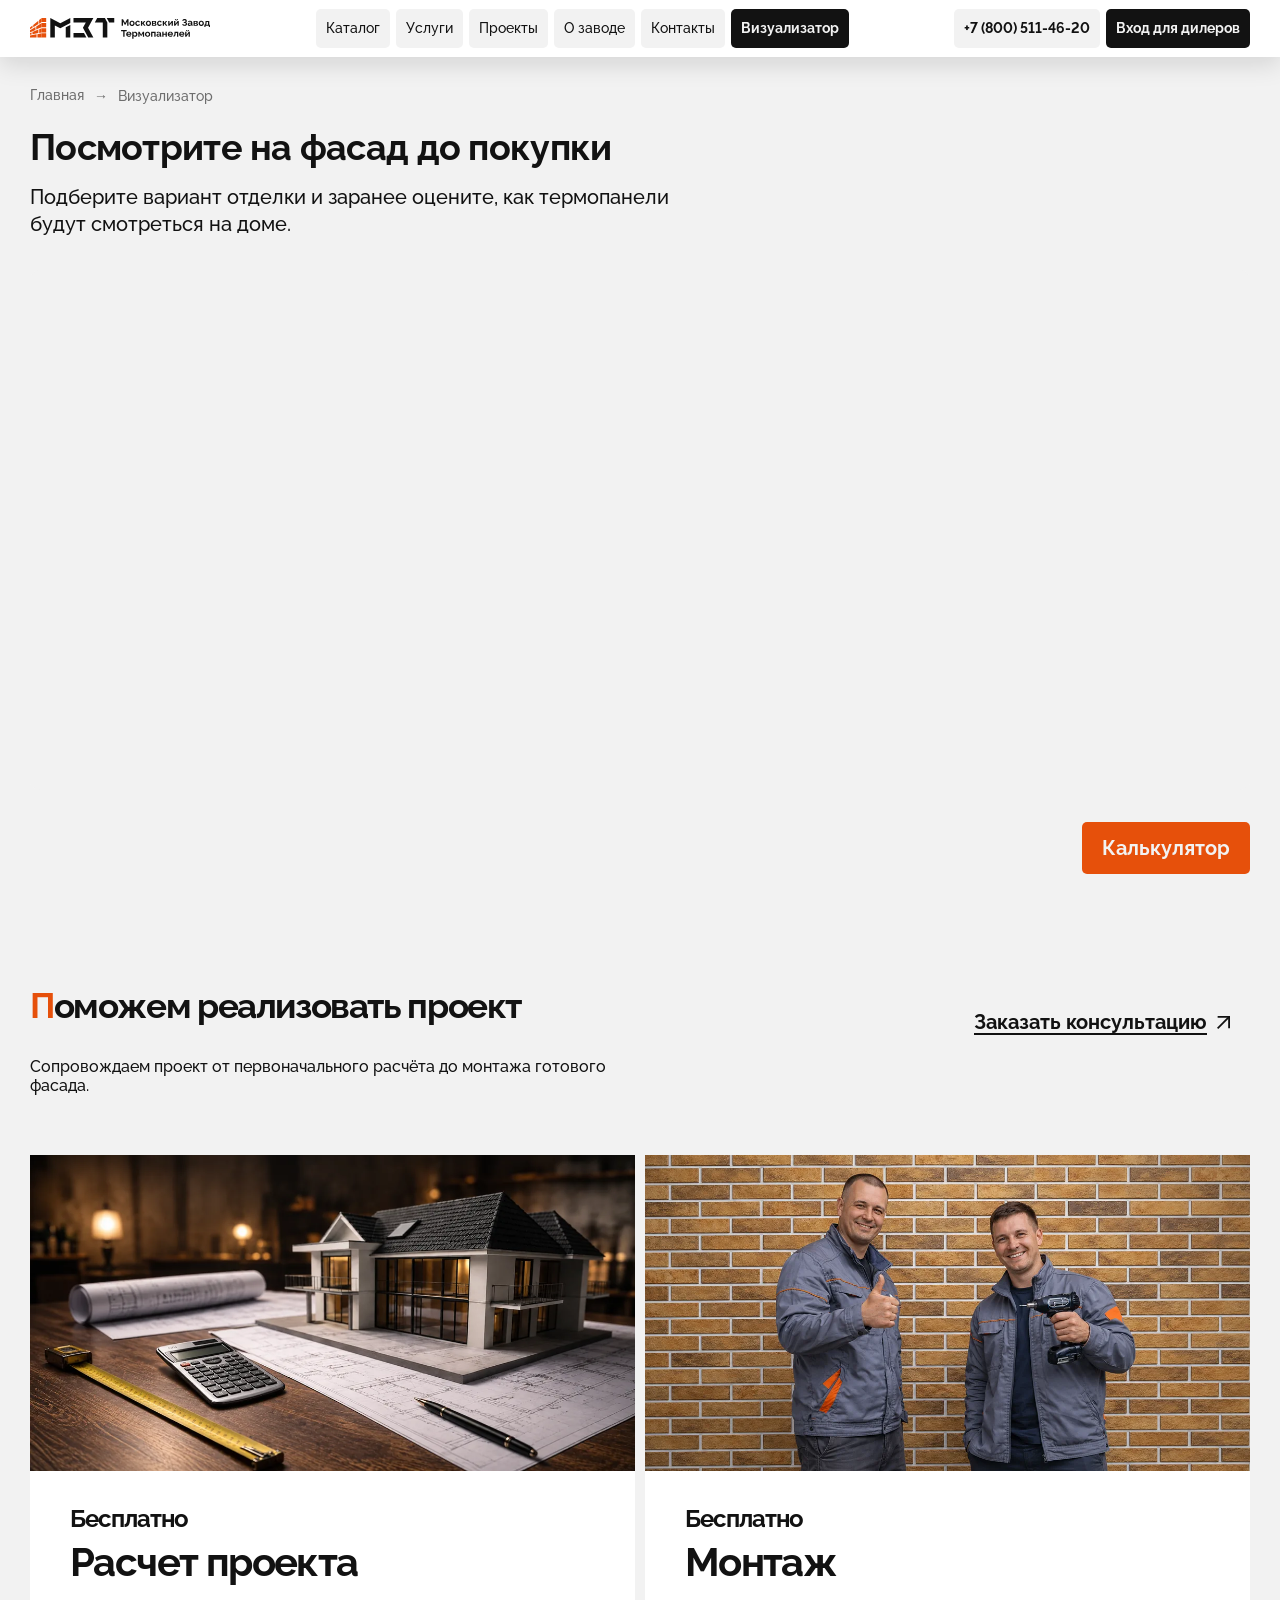
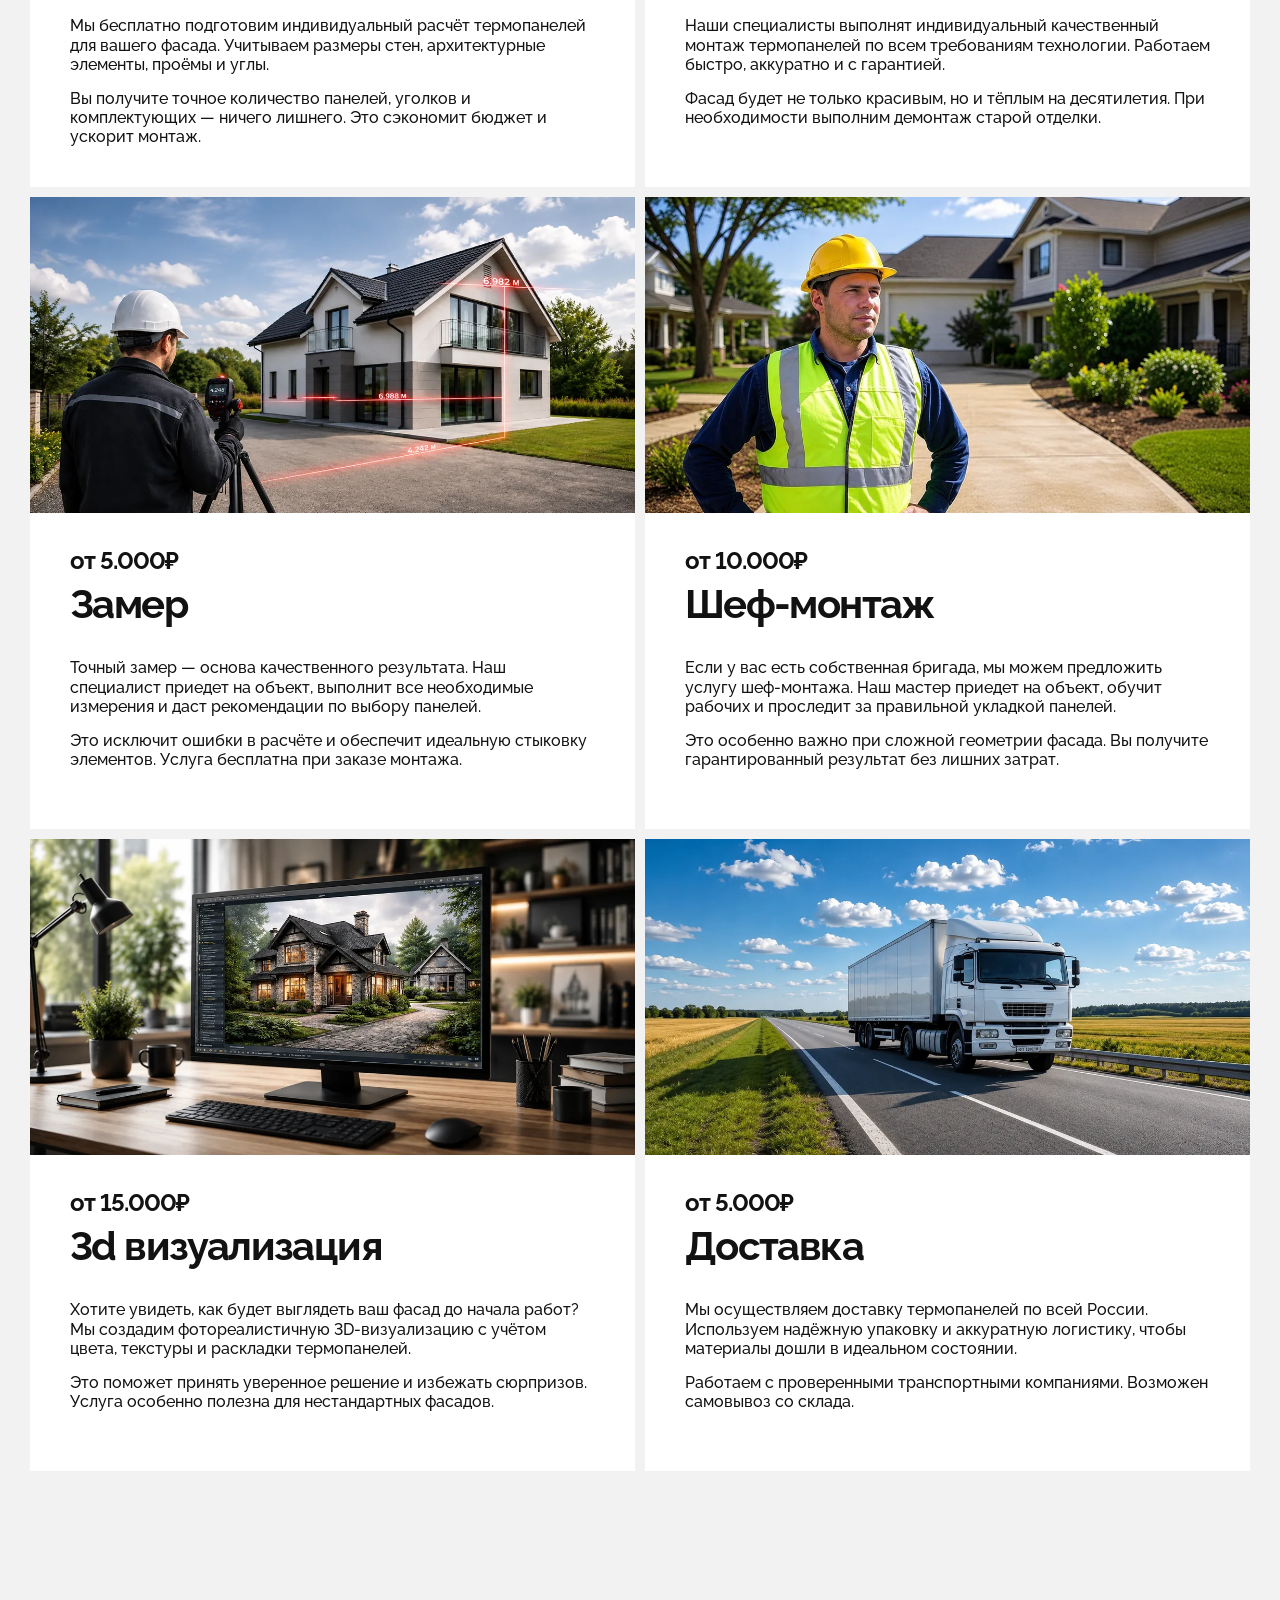
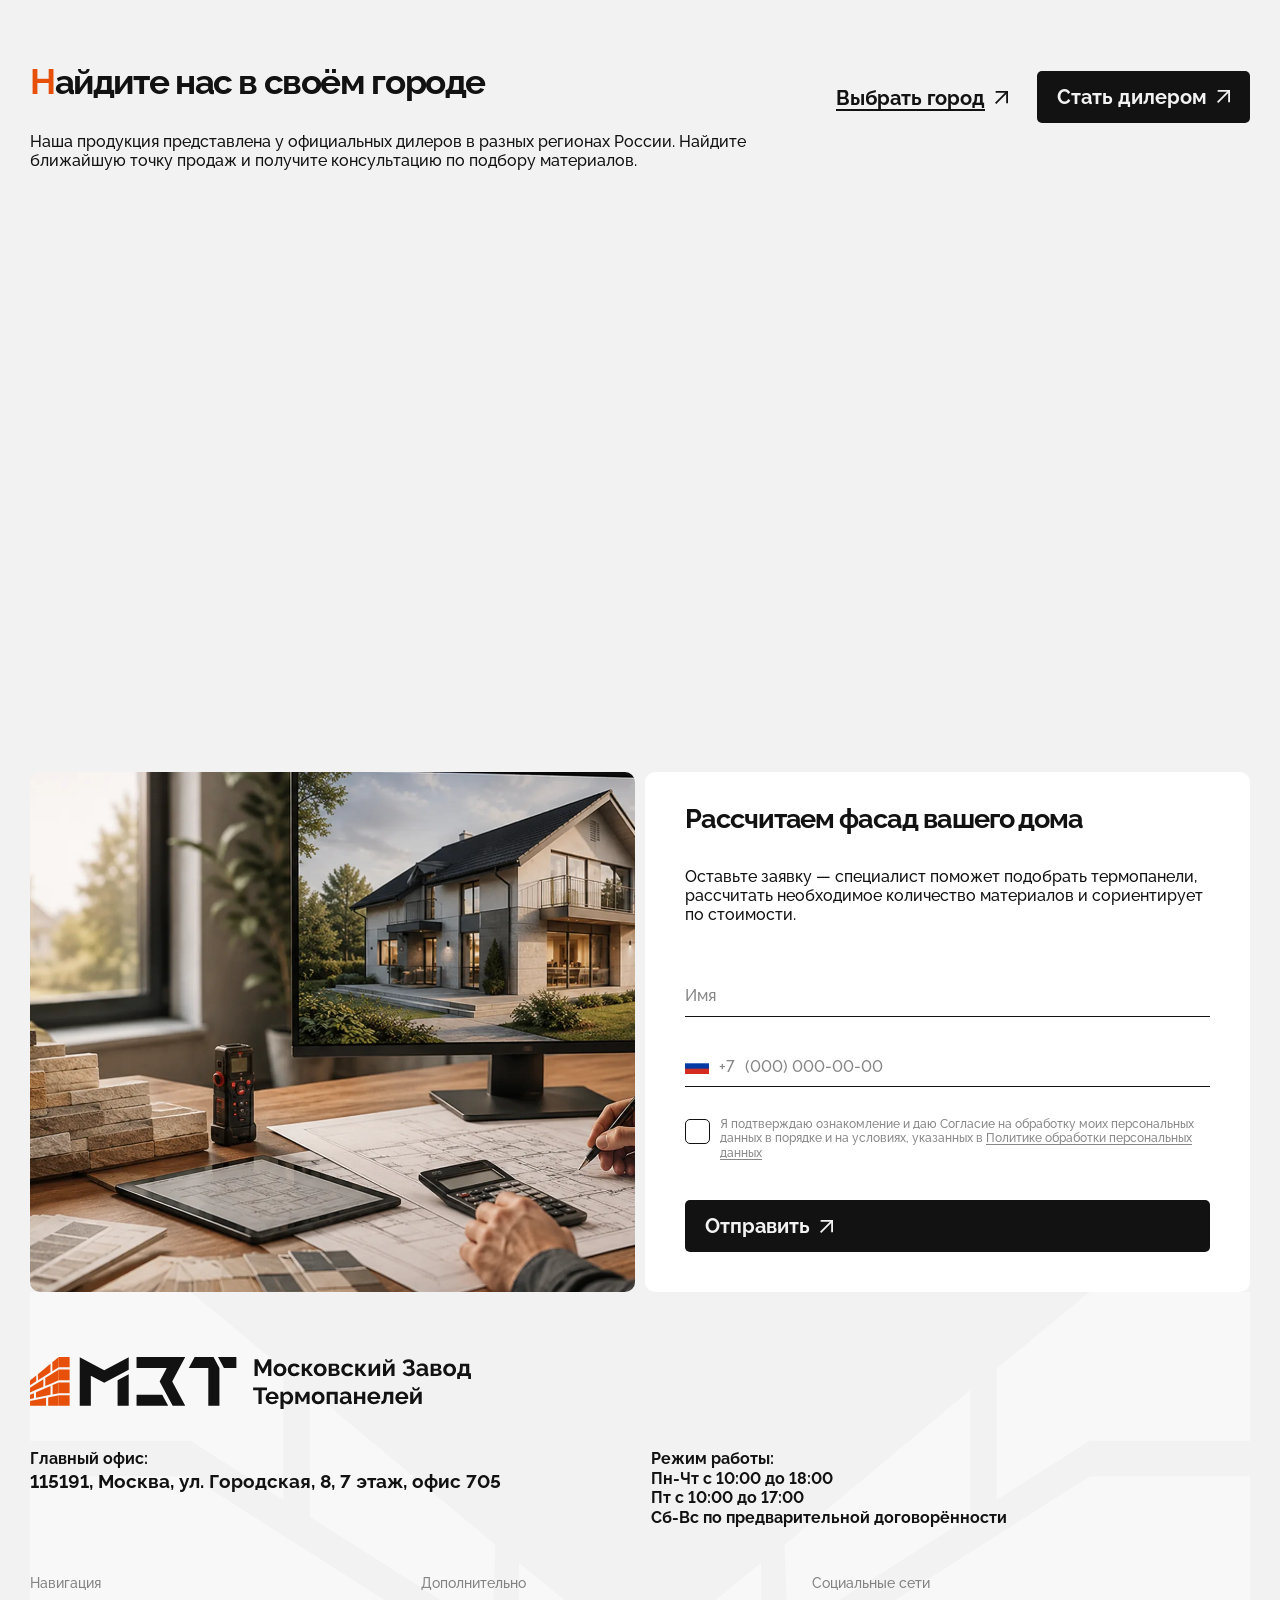
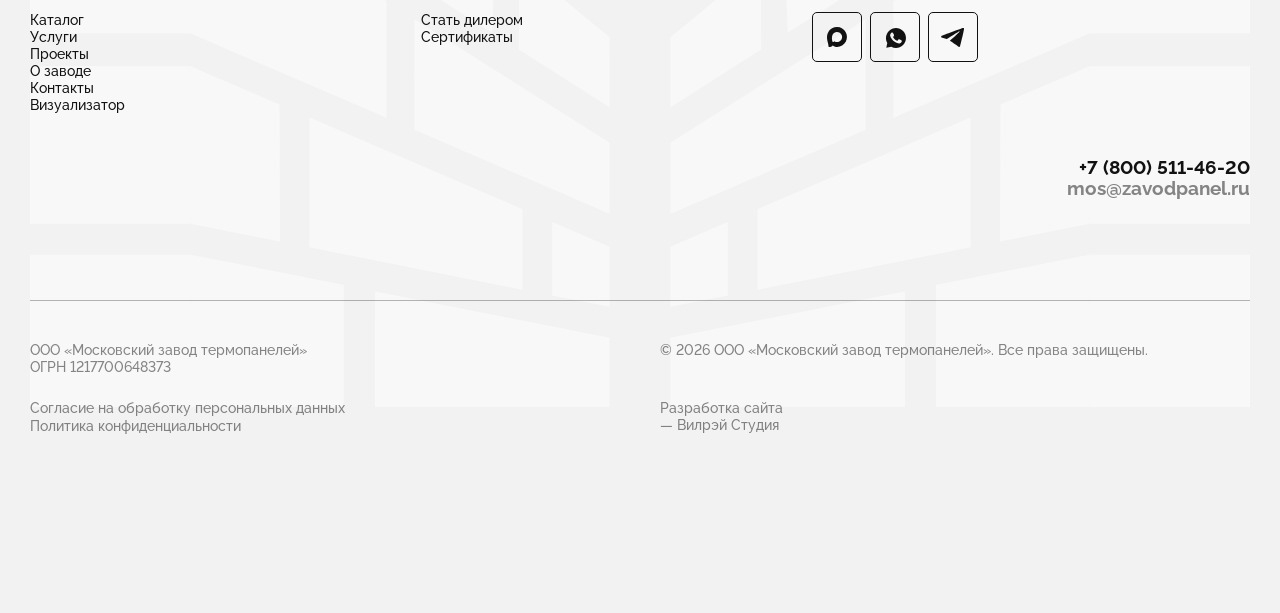
<file: docs/visualizer.html>
<!DOCTYPE html>
<html lang="ru">
<head>
<meta charset="utf-8">
<meta name="viewport" content="width=device-width, initial-scale=1">
<title>Визуализатор фасада — Московский Завод Термопанелей</title>
<meta name="description" content="Подберите вариант отделки фасада и посмотрите, как он будет выглядеть на доме, до начала работ.">

<!-- Метка-пустышка: визуализатор проверяет её наличие и не подгружает свой
     Montserrat, поэтому берёт наш Raleway. Код визуализатора при этом не тронут. -->
<link data-mzt-font="montserrat">

<link rel="stylesheet" href="css/fonts.css">
<link rel="stylesheet" href="css/tokens.css">
<link rel="stylesheet" href="css/styles.css">
<link rel="stylesheet" href="css/sections.css">
<link rel="stylesheet" href="css/calculator.css">
<link rel="stylesheet" href="css/pages.css">
<link rel="stylesheet" href="css/visualizer.css">
</head>
<body class="page">

<a class="skip-link" href="#main">Перейти к содержимому</a>

<!-- ═══ Шапка внутренней страницы ═══ -->
<div class="page-topbar-wrap">
  <div id="topbarSentinel"></div>
      <header class="topbar">
        <a class="topbar__logo" href="index.html" aria-label="Московский Завод Термопанелей, на главную">
          <img src="assets/logo/logo-header.svg" alt="" width="226" height="25">
        </a>

        <nav class="topbar__nav" aria-label="Основная навигация">
          <ul class="topbar__list">
            <li><a class="navchip" href="catalog.html">Каталог</a></li>
        <li><a class="navchip" href="index.html#services">Услуги</a></li>
        <li><a class="navchip" href="index.html#projects">Проекты</a></li>
        <li><a class="navchip" href="index.html#about">О заводе</a></li>
        <li><a class="navchip" href="index.html#contacts">Контакты</a></li>
        <li><a class="navchip is-current" href="visualizer.html" aria-current="page">Визуализатор</a></li>
          </ul>
        </nav>

        <div class="topbar__side">
          <a class="navchip navchip--phone" href="tel:+78005114620">+7 (800) 511-46-20</a>
          <a class="navchip navchip--dark" href="#">Вход для дилеров</a>
        </div>
      </header>


</div>

<main id="main">

  <section class="page-head">
    <div class="page-head__inner">
      <p class="page-head__crumbs">
        <a href="index.html">Главная</a><span aria-hidden="true">→</span><span>Визуализатор</span>
      </p>
      <h1 class="page-head__title">Посмотрите на фасад до покупки</h1>
      <p class="page-head__lead">
        Подберите вариант отделки и заранее оцените, как термопанели будут смотреться на доме.
      </p>
    </div>
  </section>

  <!-- ═══ Визуализатор ═══
       Подключение по официальным ссылкам автора (GitHub Pages).
       Файлы в проект не копируются и не изменяются — см. DECISIONS.md. -->
  <section class="vis-section" aria-label="Визуализатор фасада">
    <div id="cusvis"></div>
  </section>

  <!-- ═══ Поможем реализовать проект ═══ (блок 8 главной, коммерческий блок) -->
  <section class="services" id="services" aria-labelledby="services-title">
    <div class="section-inner">

      <div class="section-head services__head">
        <div class="services__intro">
          <h2 class="section-title" id="services-title">
            <span class="hero__title-accent">П</span>оможем реализовать проект
          </h2>
          <p class="services__lead">Сопровождаем проект от первоначального расчёта
            до монтажа готового фасада.</p>
        </div>

        <a class="link-action link-action--underline services__cta" href="#request">
          Заказать консультацию
          <svg class="btn__arrow" viewBox="0 0 15 15" aria-hidden="true" focusable="false">
              <path d="M0.7414 14.2586L13.9516 1.04843" stroke="currentColor" stroke-width="2.09686"/>
              <path d="M13.9516 14.2586V1.04843H0.7414" stroke="currentColor" stroke-width="2.09686"/>
            </svg>
        </a>
      </div>

      <div class="services__grid">
        <article class="svc">
          <img class="svc__photo" src="assets/services/raschet.webp" alt="Проект дома с чертежами, рулеткой и калькулятором на столе"
               width="581" height="316" loading="lazy" decoding="async">
          <div class="svc__body">
            <p class="svc__price">Бесплатно</p>
            <h3 class="svc__name">Расчет проекта</h3>
            <p class="svc__text">Мы бесплатно подготовим индивидуальный расчёт<br>
              термопанелей для вашего фасада. Учитываем размеры<br>
              стен, архитектурные элементы, проёмы и углы.</p>
            <p class="svc__text">Вы получите точное количество панелей,<br>
              уголков и комплектующих — ничего лишнего.<br>
              Это сэкономит бюджет и ускорит монтаж.</p>
          </div>
        </article>
        <article class="svc">
          <img class="svc__photo" src="assets/services/montazh.webp" alt="Двое монтажников у готовой кирпичной стены"
               width="581" height="316" loading="lazy" decoding="async">
          <div class="svc__body">
            <p class="svc__price">Бесплатно</p>
            <h3 class="svc__name">Монтаж</h3>
            <p class="svc__text">Наши специалисты выполнят индивидуальный<br>
              качественный монтаж термопанелей по всем требованиям<br>
              технологии. Работаем быстро, аккуратно и с гарантией.</p>
            <p class="svc__text">Фасад будет не только красивым, но и тёплым на десятилетия.<br>
              При необходимости выполним демонтаж старой отделки.</p>
          </div>
        </article>
        <article class="svc">
          <img class="svc__photo" src="assets/services/zamer.webp" alt="Замерщик с лазерным нивелиром у фасада дома"
               width="581" height="316" loading="lazy" decoding="async">
          <div class="svc__body">
            <p class="svc__price">от 5.000₽</p>
            <h3 class="svc__name">Замер</h3>
            <p class="svc__text">Точный замер — основа качественного результата. Наш<br>
              специалист приедет на объект, выполнит все необходимые<br>
              измерения и даст рекомендации по выбору панелей.</p>
            <p class="svc__text">Это исключит ошибки в расчёте и обеспечит идеальную<br>
              стыковку элементов. Услуга бесплатна при заказе монтажа.</p>
          </div>
        </article>
        <article class="svc">
          <img class="svc__photo" src="assets/services/shef-montazh.webp" alt="Мастер в каске и сигнальном жилете на объекте"
               width="581" height="316" loading="lazy" decoding="async">
          <div class="svc__body">
            <p class="svc__price">от 10.000₽</p>
            <h3 class="svc__name">Шеф-монтаж</h3>
            <p class="svc__text">Если у вас есть собственная бригада, мы можем предложить<br>
              услугу шеф-монтажа. Наш мастер приедет на объект, обучит<br>
              рабочих и проследит за правильной укладкой панелей.</p>
            <p class="svc__text">Это особенно важно при сложной геометрии фасада. Вы<br>
              получите гарантированный результат без лишних затрат.</p>
          </div>
        </article>
        <article class="svc">
          <img class="svc__photo" src="assets/services/vizualizaciya.webp" alt="Трёхмерная модель дома на экране монитора"
               width="581" height="316" loading="lazy" decoding="async">
          <div class="svc__body">
            <p class="svc__price">от 15.000₽</p>
            <h3 class="svc__name">3d визуализация</h3>
            <p class="svc__text">Хотите увидеть, как будет выглядеть ваш фасад до начала<br>
              работ? Мы создадим фотореалистичную 3D-визуализацию<br>
              с учётом цвета, текстуры и раскладки термопанелей.</p>
            <p class="svc__text">Это поможет принять уверенное решение<br>
              и избежать сюрпризов. Услуга особенно<br>
              полезна для нестандартных фасадов.</p>
          </div>
        </article>
        <article class="svc">
          <img class="svc__photo" src="assets/services/dostavka.webp" alt="Фура с термопанелями на трассе"
               width="581" height="316" loading="lazy" decoding="async">
          <div class="svc__body">
            <p class="svc__price">от 5.000₽</p>
            <h3 class="svc__name">Доставка</h3>
            <p class="svc__text">Мы осуществляем доставку термопанелей по всей<br>
              России. Используем надёжную упаковку и аккуратную<br>
              логистику, чтобы материалы дошли в идеальном состоянии.</p>
            <p class="svc__text">Работаем с проверенными транспортными<br>
              компаниями. Возможен самовывоз со склада.</p>
          </div>
        </article>
      </div>

    </div>
  </section>

  <!-- ═══ Найдите нас в своём городе ═══ (блок 10 главной) -->
  <section class="dealers" id="dealers" aria-labelledby="dealers-title">
    <div class="section-inner">

      <div class="section-head dealers__head">
        <div class="dealers__intro">
          <h2 class="section-title" id="dealers-title">
            <span class="hero__title-accent">Н</span>айдите нас в своём городе
          </h2>
          <p class="dealers__lead">Наша продукция представлена у официальных дилеров в разных регионах России.<br>
            Найдите ближайшую точку продаж и получите консультацию по подбору материалов.</p>
        </div>

        <div class="dealers__actions">
          <button class="link-action link-action--underline" type="button">
            Выбрать город
            <svg class="btn__arrow" viewBox="0 0 15 15" aria-hidden="true" focusable="false">
            <path d="M0.7414 14.2586L13.9516 1.04843" stroke="currentColor" stroke-width="2.09686"/>
            <path d="M13.9516 14.2586V1.04843H0.7414" stroke="currentColor" stroke-width="2.09686"/>
          </svg>
          </button>
          <a class="btn btn--dark dealers__join" href="#dealers">
            Стать дилером
            <svg class="btn__arrow" viewBox="0 0 15 15" aria-hidden="true" focusable="false">
            <path d="M0.7414 14.2586L13.9516 1.04843" stroke="currentColor" stroke-width="2.09686"/>
            <path d="M13.9516 14.2586V1.04843H0.7414" stroke="currentColor" stroke-width="2.09686"/>
          </svg>
          </a>
        </div>
      </div>

      <div class="dealers__map" id="dealersMap">
        <iframe src="https://yandex.ru/map-widget/v1/?um=constructor%3A4375170cad370fd48523d66a6bbcd6b9e541120452ae76d4b407792a726515b2&amp;source=constructor"
                title="Карта дилеров МЗТ" loading="lazy" allowfullscreen></iframe>
      </div>

      <div class="dealers__row">
        <img class="dealers__photo" src="assets/dealers/request.webp"
             alt="Проектировщик за расчётом фасада: на экране визуализация дома, рядом образцы панелей"
             width="875" height="500" loading="lazy" decoding="async">

        <form class="request" id="request" novalidate>
          <h3 class="request__title">Рассчитаем фасад вашего дома</h3>
          <p class="request__lead">Оставьте заявку — специалист поможет подобрать термопанели, рассчитать<br>
            необходимое количество материалов и сориентирует по стоимости.</p>

          <div class="request__fields">
            <div class="field">
              <input class="field__input" id="reqName" name="name" type="text"
                     placeholder="Имя" aria-label="Имя" autocomplete="name" required>
            </div>

            <div class="field field--phone">
              <img class="field__flag" src="assets/dealers/flag-ru.webp" alt="" width="24" height="16">
              <span class="field__code" aria-hidden="true">+7</span>
              <input class="field__input" id="reqPhone" name="phone" type="tel"
                     placeholder="(000) 000-00-00" aria-label="Телефон, код +7"
                     autocomplete="tel" required>
            </div>

            <label class="consent">
              <input class="consent__box" id="reqPolicy" type="checkbox" required>
              <span class="consent__text">Я подтверждаю ознакомление и даю Согласие на обработку моих персональных
                данных в порядке и на условиях, указанных в <a href="#dealers">Политике обработки персональных данных</a></span>
            </label>

            <button class="btn btn--dark request__submit" type="submit">
              Отправить
              <svg class="btn__arrow" viewBox="0 0 15 15" aria-hidden="true" focusable="false">
            <path d="M0.7414 14.2586L13.9516 1.04843" stroke="currentColor" stroke-width="2.09686"/>
            <path d="M13.9516 14.2586V1.04843H0.7414" stroke="currentColor" stroke-width="2.09686"/>
          </svg>
            </button>
          </div>

          <p class="request__note" id="reqNote" role="status" aria-live="polite"></p>
        </form>
      </div>

    </div>
  </section>

</main>

<!-- ═══ Футер ═══ -->
<footer class="footer" id="contacts">
  <div class="footer__inner">

    <!-- Верхний ряд: логотип | адрес и ссылки | контакты -->
    <div class="footer__grid">

      <div class="footer__brand">
        <img src="assets/logo/logo-footer.svg" alt="Московский Завод Термопанелей"
             width="441" height="49">
      </div>

      <div class="footer__info">
        <div class="footer__office">
          <div class="footer__address-box">
            <p class="footer__label">Главный офис:</p>
            <p class="footer__address">115191, Москва, ул.&nbsp;Городская,&nbsp;8, 7&nbsp;этаж, офис&nbsp;705</p>
          </div>
          <p class="footer__hours">
            Режим работы:<br>
            Пн-Чт с 10:00 до 18:00<br>
            Пт с 10:00 до 17:00<br>
            Сб-Вс по предварительной договорённости
          </p>
        </div>

        <div class="footer__links-row">
          <nav class="footer__col" aria-label="Навигация в подвале">
            <h2 class="footer__title">Навигация</h2>
            <ul class="footer__links">
              <li><a href="catalog.html">Каталог</a></li>
              <li><a href="index.html#services">Услуги</a></li>
              <li><a href="index.html#projects">Проекты</a></li>
              <li><a href="index.html#about">О заводе</a></li>
              <li><a href="index.html#contacts">Контакты</a></li>
              <li><a href="visualizer.html">Визуализатор</a></li>
            </ul>
          </nav>

          <div class="footer__col">
            <h2 class="footer__title">Дополнительно</h2>
            <ul class="footer__links">
              <li><a href="#">Стать дилером</a></li>
              <li><a href="#">Сертификаты</a></li>
            </ul>
          </div>

          <div class="footer__col">
            <h2 class="footer__title">Социальные сети</h2>
            <ul class="footer__social">
              <li><a href="#" aria-label="MAX"><img src="assets/icons/icon-max.svg" alt="" width="50" height="50"></a></li>
              <li><a href="#" aria-label="WhatsApp"><img src="assets/icons/icon-whatsapp.svg" alt="" width="50" height="50"></a></li>
              <li><a href="#" aria-label="Telegram"><img src="assets/icons/icon-telegram.svg" alt="" width="50" height="50"></a></li>
            </ul>
          </div>
        </div>
      </div>

      <div class="footer__contacts">
        <a class="footer__phone" href="tel:+78005114620">+7 (800) 511-46-20</a>
        <a class="footer__email" href="mailto:mos@zavodpanel.ru">mos@zavodpanel.ru</a>
      </div>
    </div>

    <!-- Нижний ряд под разделителем -->
    <div class="footer__bottom">
      <p class="footer__legal">
        ООО «Московский завод термопанелей»<br>
        ОГРН 1217700648373
      </p>
      <p class="footer__copy">© 2026 ООО «Московский завод термопанелей». Все права защищены.</p>
      <p class="footer__policy">
        <a href="#">Согласие на обработку персональных данных</a>
        <a href="#">Политика конфиденциальности</a>
      </p>
      <p class="footer__dev">Разработка сайта<br>— Вилрэй Студия</p>
    </div>

  </div>
</footer>



<!-- ═══ Нижняя панель ═══ -->
<!-- Кнопки «Визуализатор» в панели нет: мы уже на его странице, вести
     некуда — то же решение, что и в действиях карточки товара. -->
<div class="dock">
  <button class="btn btn--accent" type="button" data-open-calculator>Калькулятор</button>
</div>

<!-- Калькулятор доступен и здесь: по ТЗ нижняя панель работает на всех страницах -->
<div class="ef-calc-modal" id="efCalcModal" aria-hidden="true" hidden>
  <div class="ef-calc-modal-backdrop" data-ef-close></div>

  <div class="ef-calc-modal-dialog" role="dialog" aria-modal="true"
       aria-labelledby="efCalcTitle">
    <button class="ef-calc-modal-close" type="button" data-ef-close aria-label="Закрыть">×</button>

    <div class="ef-calc-modal-head">
      <h2 id="efCalcTitle">Предварительный расчёт фасада</h2>
      <p>Уточните параметры — состав и сумма пересчитаются автоматически.</p>
    </div>

    <div class="ef-calc-modal-grid">

      <div class="ef-calc-modal-settings">
        <h3>Параметры расчёта</h3>
        <div class="ef-popup-fields">
          <label class="ef-popup-field">
            <span>Тип объекта</span>
            <select id="efObjectType">
              <option value="private">Частный дом</option>
              <option value="cottage">Коттедж</option>
              <option value="commercial">Коммерческий объект</option>
            </select>
          </label>
          <label class="ef-popup-field">
            <span>Площадь фасада, м²</span>
            <input id="efModalArea" type="number" min="1" step="1" value="150" inputmode="numeric">
          </label>
          <label class="ef-popup-field">
            <span>Запас материала, %</span>
            <input id="efReserveInput" type="number" min="0" step="1" value="10" inputmode="numeric">
          </label>
          <label class="ef-popup-field">
            <span>Материал</span>
            <select id="efModalMaterial">
              <option value="eps">Термопанели ЭППС</option>
              <option value="pps25">Термопанели ППС 25</option>
            </select>
          </label>
          <label class="ef-popup-field">
            <span>Доставка</span>
            <select id="efDeliveryInput">
              <option value="moscow">Москва, Московская область</option>
              <option value="russia">Доставка по России</option>
              <option value="pickup">Самовывоз</option>
            </select>
          </label>
          <label class="ef-popup-field">
            <span>Монтаж</span>
            <select id="efInstallInput">
              <option value="none">Без монтажа</option>
              <option value="install">Монтаж под ключ</option>
            </select>
          </label>
        </div>

        <div class="ef-calc-summary">
          <div><span>Площадь с запасом</span><strong id="efAreaWithReserve">0 м²</strong></div>
          <div><span>Ориентировочно панелей</span><strong id="efPanelQtyInfo">0 шт.</strong></div>
        </div>
      </div>

      <div class="ef-calc-modal-table-wrap">
        <h3>Состав предварительного расчёта</h3>

        <div class="ef-calc-table">
          <div class="ef-calc-table-row ef-calc-table-head">
            <div>Позиция</div><div>Кол-во</div><div>Цена</div><div>Сумма</div>
          </div>

          <div class="ef-calc-table-row" data-row="panels">
            <div><strong>Термопанели ЭППС</strong><span>Площадь фасада с запасом</span></div>
            <div><input class="ef-row-qty" type="number" min="0" step="0.1" aria-label="Количество, м²"><small>м²</small></div>
            <div><div class="ef-row-price" data-price="0">0</div><small>₽/м²</small></div>
            <div class="ef-row-total">0 ₽</div>
          </div>

          <div class="ef-calc-table-row" data-row="glue">
            <div><strong>Клей-пена</strong><span>Для монтажа термопанелей</span></div>
            <div><input class="ef-row-qty" type="number" min="0" step="1" aria-label="Количество, шт."><small>шт.</small></div>
            <div><div class="ef-row-price" data-price="0">0</div><small>₽/шт.</small></div>
            <div class="ef-row-total">0 ₽</div>
          </div>

          <div class="ef-calc-table-row" data-row="grout">
            <div><strong>Затирка</strong><span>Для обработки швов</span></div>
            <div><input class="ef-row-qty" type="number" min="0" step="1" aria-label="Количество, мешков"><small>меш.</small></div>
            <div><div class="ef-row-price" data-price="0">0</div><small>₽/меш.</small></div>
            <div class="ef-row-total">0 ₽</div>
          </div>

          <div class="ef-calc-table-row" data-row="fasteners">
            <div><strong>Крепёж</strong><span>Комплектующие для установки</span></div>
            <div><input class="ef-row-qty" type="number" min="0" step="1" aria-label="Количество, шт."><small>шт.</small></div>
            <div><div class="ef-row-price" data-price="0">0</div><small>₽/шт.</small></div>
            <div class="ef-row-total">0 ₽</div>
          </div>

          <div class="ef-calc-table-row" data-row="delivery">
            <div><strong>Доставка</strong><span>По выбранному направлению</span></div>
            <div><input class="ef-row-qty" type="number" min="0" step="1" aria-label="Количество услуг"><small>усл.</small></div>
            <div><div class="ef-row-price" data-price="0">0</div><small>₽</small></div>
            <div class="ef-row-total">0 ₽</div>
          </div>

          <div class="ef-calc-table-row" data-row="install">
            <div><strong>Монтаж</strong><span>Работы по облицовке фасада</span></div>
            <div><input class="ef-row-qty" type="number" min="0" step="0.1" aria-label="Площадь монтажа, м²"><small>м²</small></div>
            <div><div class="ef-row-price" data-price="0">0</div><small>₽/м²</small></div>
            <div class="ef-row-total">0 ₽</div>
          </div>
        </div>

        <div class="ef-calc-total-box">
          <span>Итого ориентировочно</span>
          <strong id="efCalcTotal">0 ₽</strong>
        </div>

        <div class="ef-calc-lead">
          <label>
            <span>Ваш телефон</span>
            <input id="efClientPhone" type="tel" name="phone" autocomplete="tel"
                   inputmode="tel" placeholder="+7 (___) ___-__-__">
          </label>
          <button type="button" id="efSendCalcRequest">Получить точный расчёт</button>
        </div>

        <div class="ef-calc-note" id="efCalcNote" role="status" aria-live="polite"></div>

        <label class="ef-policy-check">
          <input id="efPolicyInput" type="checkbox">
          <span>
            Я согласен с обработкой персональных данных и принимаю
            <a href="#">политику конфиденциальности</a>
          </span>
        </label>

        <p class="ef-calc-disclaimer">
          Расчёт предварительный. Точные значения зависят от конфигурации фасада,
          углов, проёмов, логистики и выбранной коллекции материала.
        </p>
      </div>

    </div>
  </div>
</div>



<script src="js/main.js"></script>
<script src="js/calculator.js"></script>

<!-- Визуализатор: подключение по ссылкам автора, как он и предусмотрел -->
<script src="https://chaicreator.github.io/visualizer_t-block_for_mzt/loader.js" defer></script>
<script src="https://chaicreator.github.io/visualizer_t-block_for_mzt/vis.js" defer></script>
</body>
</html>
</file>
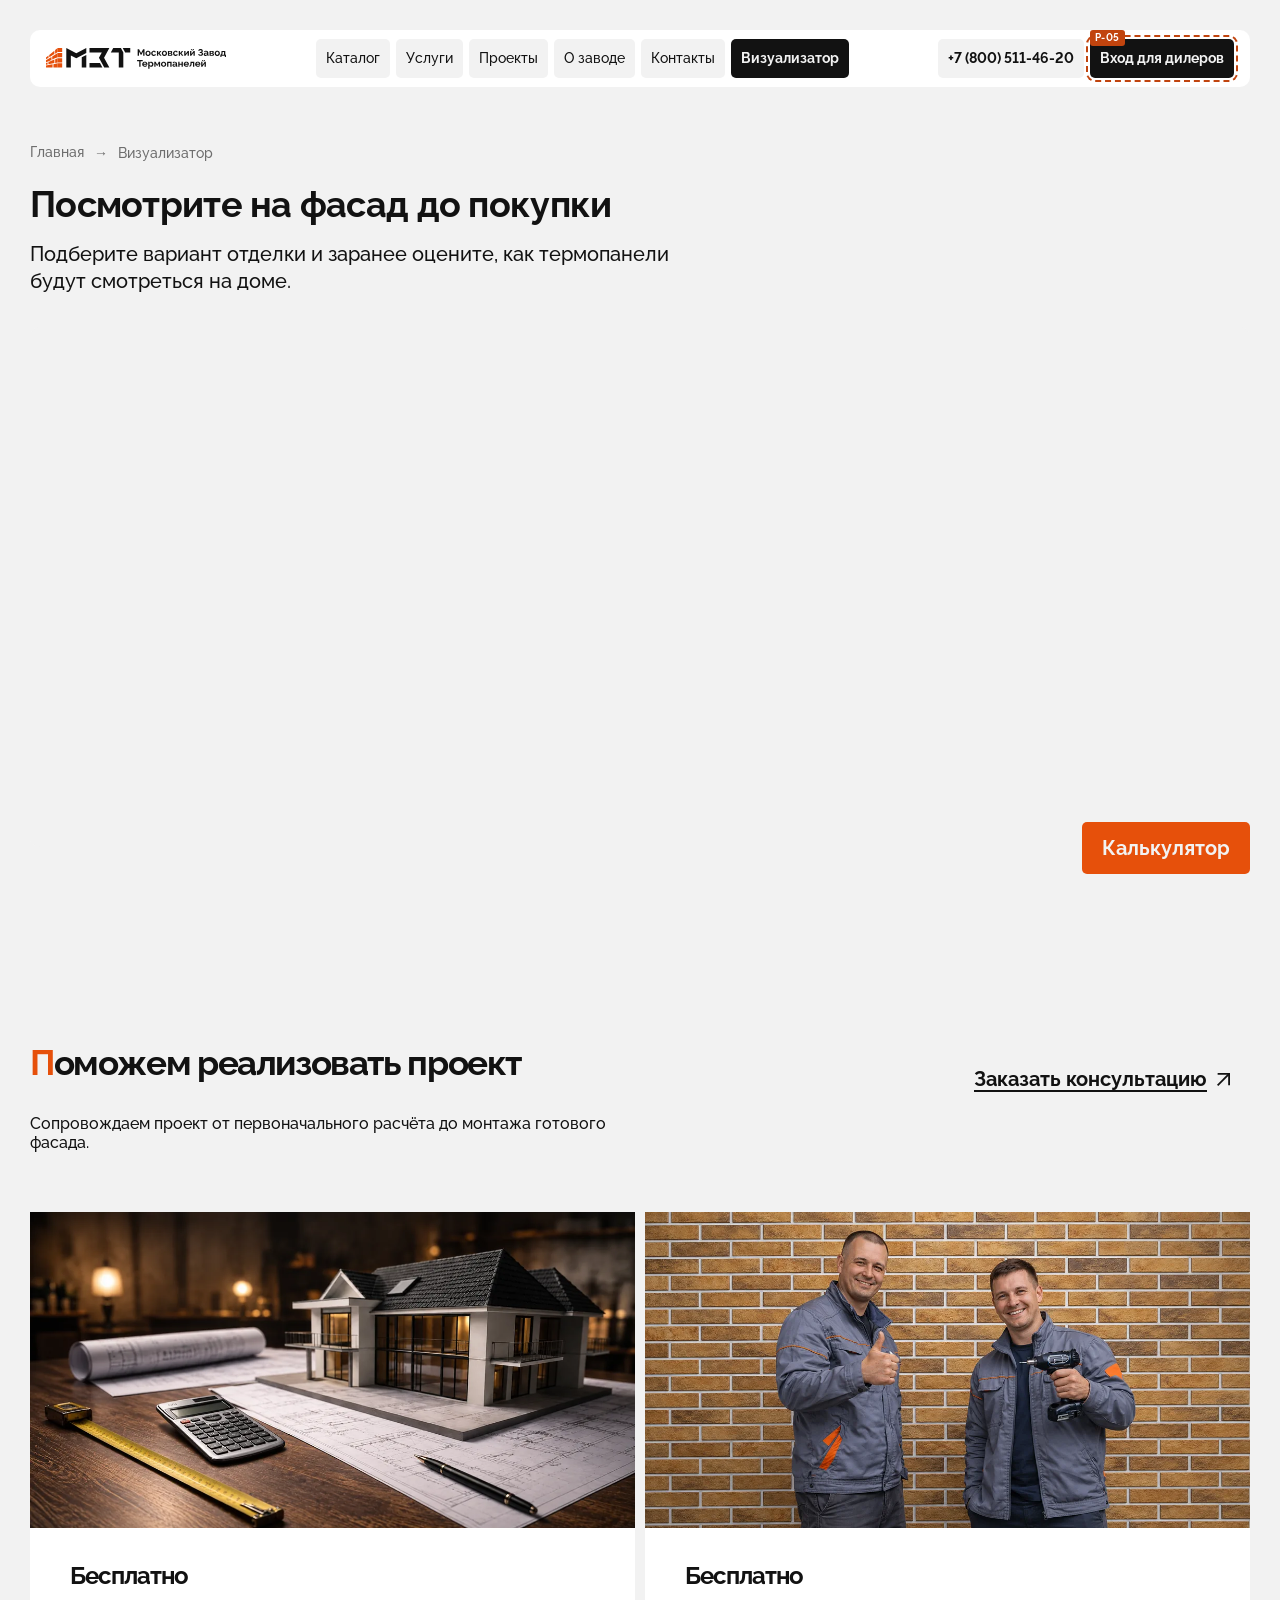
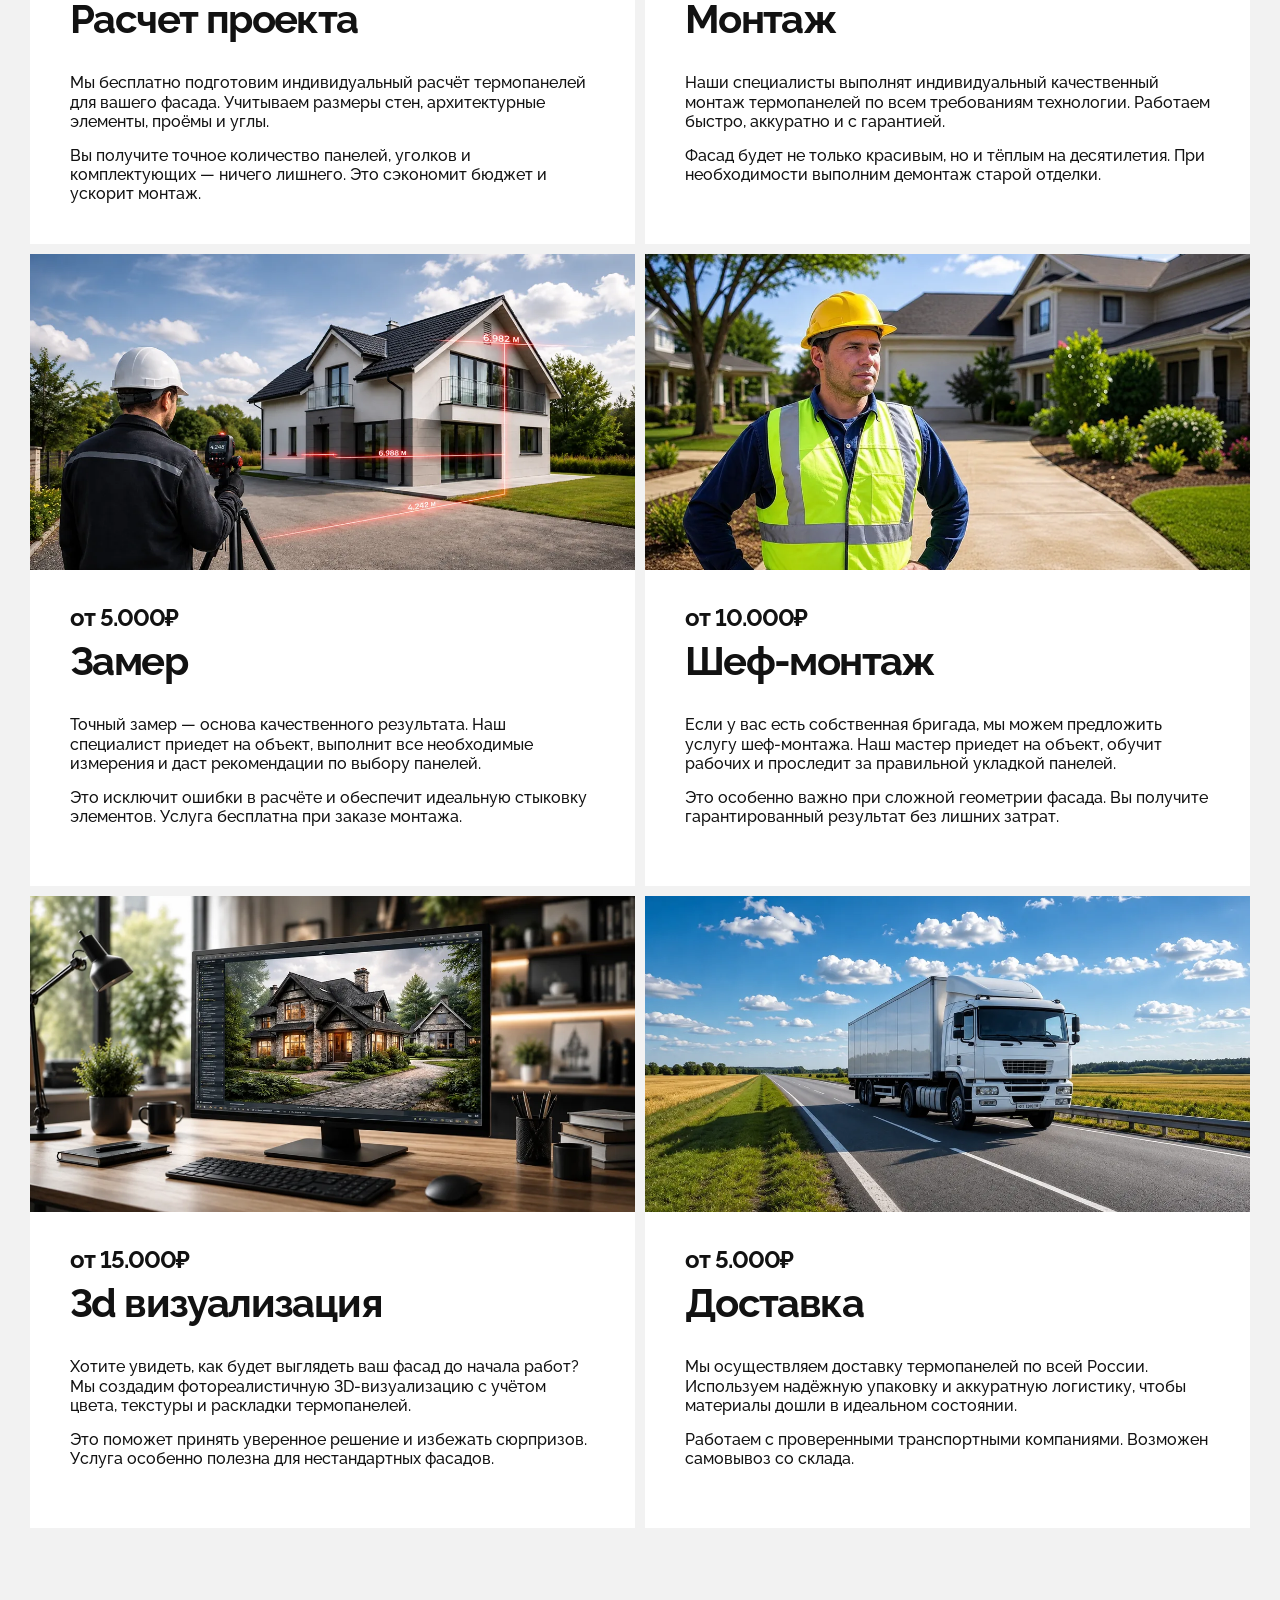
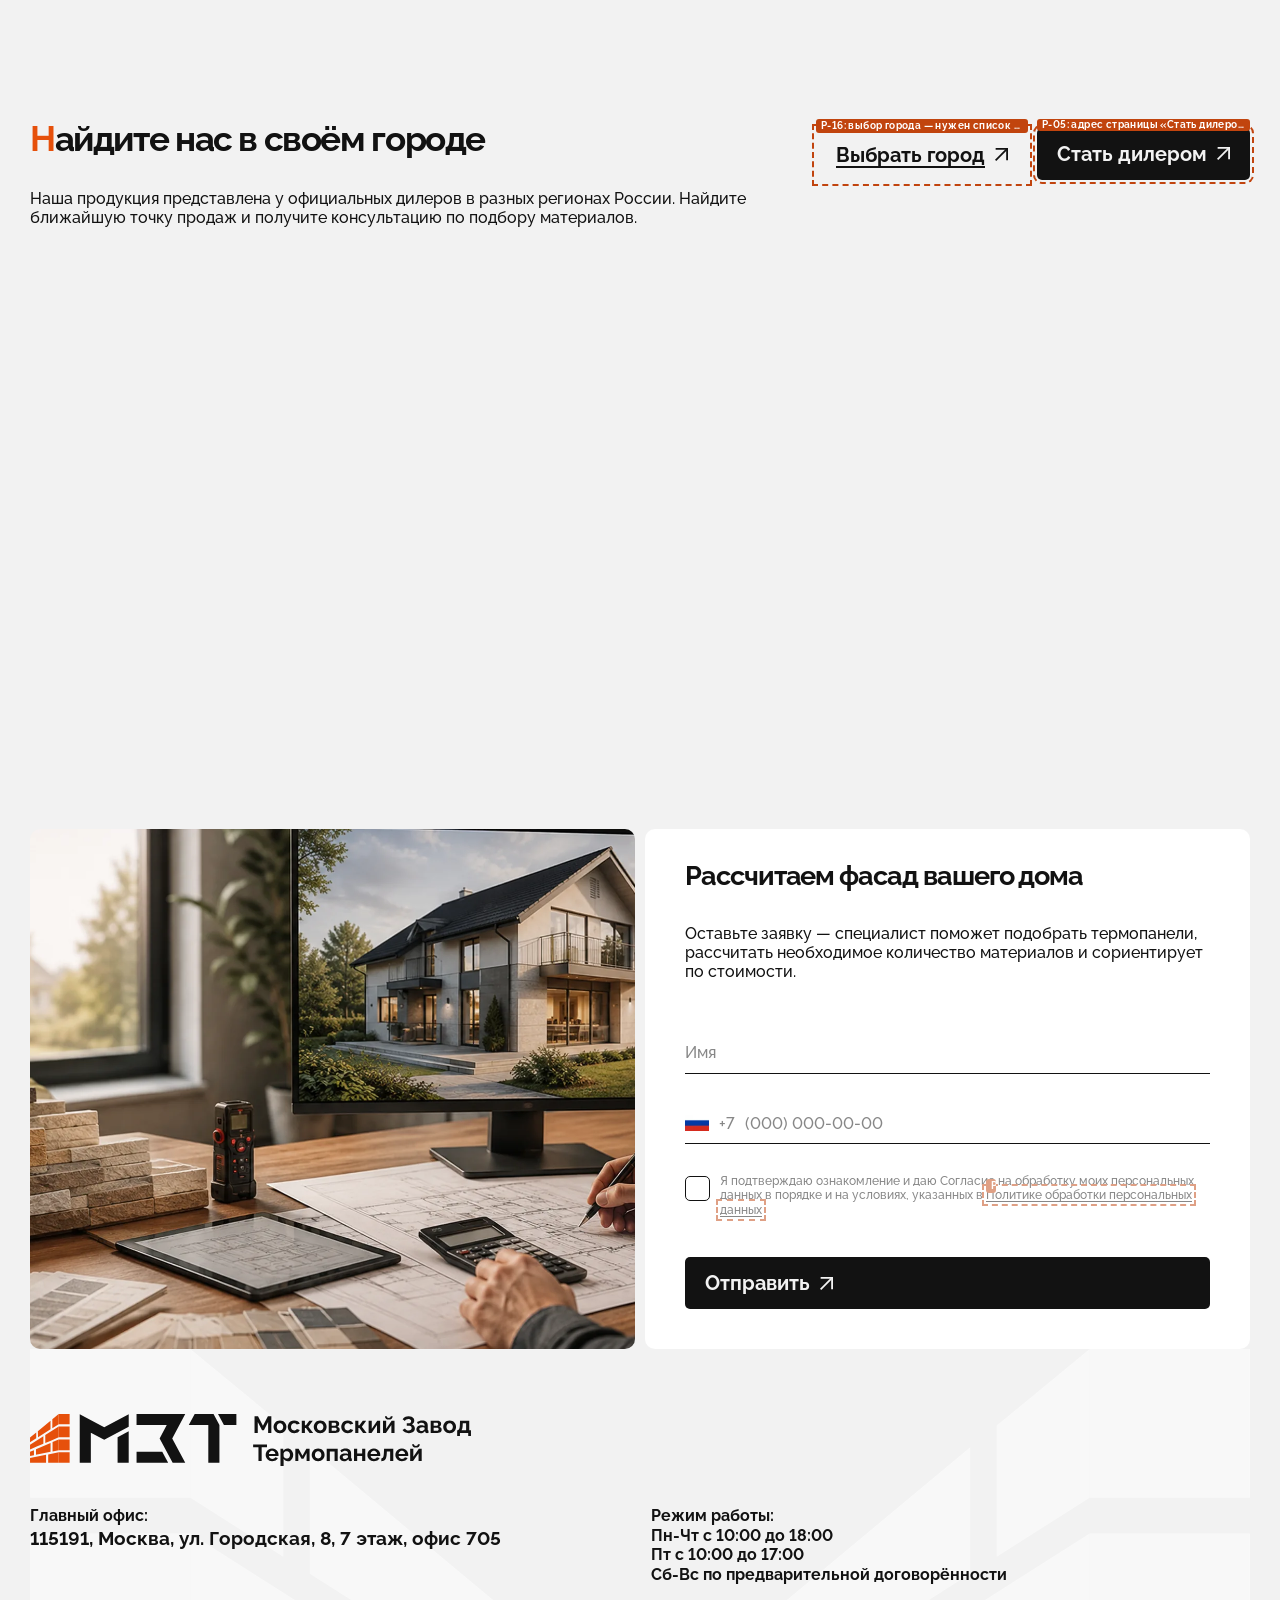
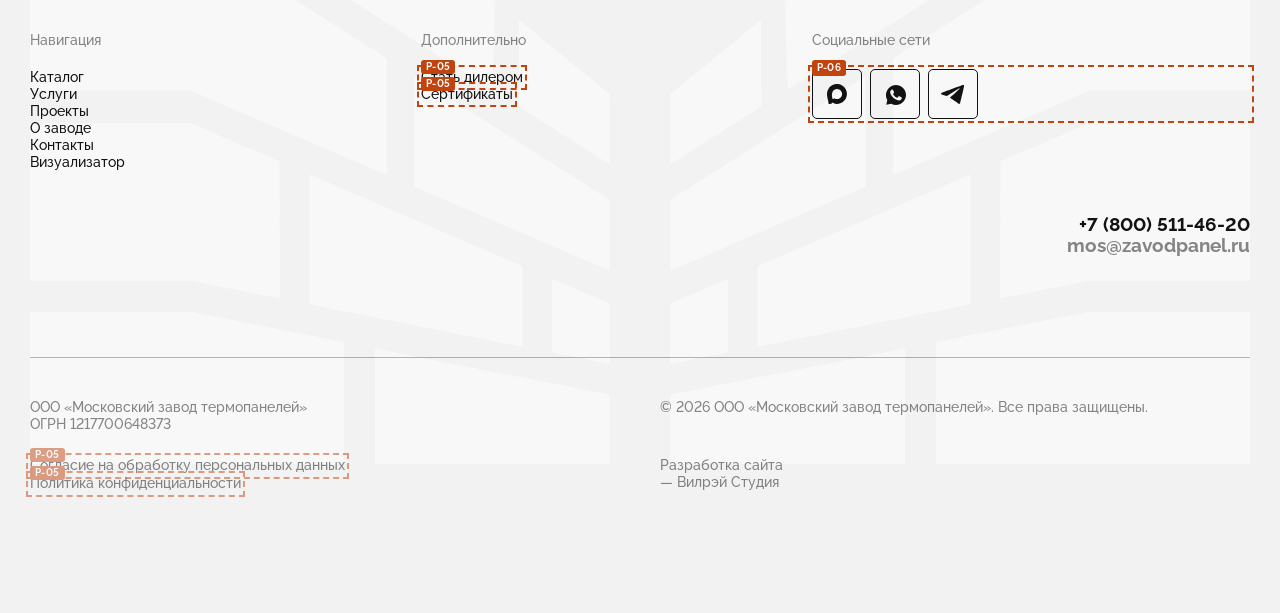
<file: prototype/visualizer.html>
<!DOCTYPE html>
<html lang="ru" data-env="dev">
<head>
<meta charset="utf-8">
<meta name="viewport" content="width=device-width, initial-scale=1">
<title>Визуализатор фасада — Московский Завод Термопанелей</title>
<meta name="description" content="Подберите вариант отделки фасада и посмотрите, как он будет выглядеть на доме, до начала работ.">

<!-- Метка-пустышка: визуализатор проверяет её наличие и не подгружает свой
     Montserrat, поэтому берёт наш Raleway. Код визуализатора при этом не тронут. -->
<link data-mzt-font="montserrat">

<link rel="stylesheet" href="css/fonts.css">
<link rel="stylesheet" href="css/tokens.css">
<link rel="stylesheet" href="css/styles.css">
<link rel="stylesheet" href="css/sections.css">
<link rel="stylesheet" href="css/calculator.css">
<link rel="stylesheet" href="css/pages.css">
<link rel="stylesheet" href="css/visualizer.css">
</head>
<body class="page">

<a class="skip-link" href="#main">Перейти к содержимому</a>

<!-- ═══ Шапка внутренней страницы ═══ -->
<div class="page-topbar-wrap">
  <div id="topbarSentinel"></div>
      <header class="topbar">
        <a class="topbar__logo" href="index.html" aria-label="Московский Завод Термопанелей, на главную">
          <img src="assets/logo/logo-header.svg" alt="" width="226" height="25">
        </a>

        <nav class="topbar__nav" aria-label="Основная навигация">
          <ul class="topbar__list">
            <li><a class="navchip" href="catalog.html">Каталог</a></li>
        <li><a class="navchip" href="index.html#services">Услуги</a></li>
        <li><a class="navchip" href="index.html#projects">Проекты</a></li>
        <li><a class="navchip" href="index.html#about">О заводе</a></li>
        <li><a class="navchip" href="index.html#contacts">Контакты</a></li>
        <li><a class="navchip is-current" href="visualizer.html" aria-current="page">Визуализатор</a></li>
          </ul>
        </nav>

        <div class="topbar__side">
          <a class="navchip navchip--phone" href="tel:+78005114620">+7 (800) 511-46-20</a>
          <a class="navchip navchip--dark" href="#" data-pending="P-05">Вход для дилеров</a>
        </div>
      </header>


</div>

<main id="main">

  <section class="page-head">
    <div class="page-head__inner">
      <p class="page-head__crumbs">
        <a href="index.html">Главная</a><span aria-hidden="true">→</span><span>Визуализатор</span>
      </p>
      <h1 class="page-head__title">Посмотрите на фасад до покупки</h1>
      <p class="page-head__lead">
        Подберите вариант отделки и заранее оцените, как термопанели будут смотреться на доме.
      </p>
    </div>
  </section>

  <!-- ═══ Визуализатор ═══
       Подключение по официальным ссылкам автора (GitHub Pages).
       Файлы в проект не копируются и не изменяются — см. DECISIONS.md. -->
  <section class="vis-section" aria-label="Визуализатор фасада">
    <div id="cusvis"></div>
  </section>

  <!-- ═══ Поможем реализовать проект ═══ (блок 8 главной, коммерческий блок) -->
  <section class="services" id="services" aria-labelledby="services-title">
    <div class="section-inner">

      <div class="section-head services__head">
        <div class="services__intro">
          <h2 class="section-title" id="services-title">
            <span class="hero__title-accent">П</span>оможем реализовать проект
          </h2>
          <p class="services__lead">Сопровождаем проект от первоначального расчёта
            до монтажа готового фасада.</p>
        </div>

        <a class="link-action link-action--underline services__cta" href="#request">
          Заказать консультацию
          <svg class="btn__arrow" viewBox="0 0 15 15" aria-hidden="true" focusable="false">
              <path d="M0.7414 14.2586L13.9516 1.04843" stroke="currentColor" stroke-width="2.09686"/>
              <path d="M13.9516 14.2586V1.04843H0.7414" stroke="currentColor" stroke-width="2.09686"/>
            </svg>
        </a>
      </div>

      <div class="services__grid">
        <article class="svc">
          <img class="svc__photo" src="assets/services/raschet.webp" alt="Проект дома с чертежами, рулеткой и калькулятором на столе"
               width="581" height="316" loading="lazy" decoding="async">
          <div class="svc__body">
            <p class="svc__price">Бесплатно</p>
            <h3 class="svc__name">Расчет проекта</h3>
            <p class="svc__text">Мы бесплатно подготовим индивидуальный расчёт<br>
              термопанелей для вашего фасада. Учитываем размеры<br>
              стен, архитектурные элементы, проёмы и углы.</p>
            <p class="svc__text">Вы получите точное количество панелей,<br>
              уголков и комплектующих — ничего лишнего.<br>
              Это сэкономит бюджет и ускорит монтаж.</p>
          </div>
        </article>
        <article class="svc">
          <img class="svc__photo" src="assets/services/montazh.webp" alt="Двое монтажников у готовой кирпичной стены"
               width="581" height="316" loading="lazy" decoding="async">
          <div class="svc__body">
            <p class="svc__price">Бесплатно</p>
            <h3 class="svc__name">Монтаж</h3>
            <p class="svc__text">Наши специалисты выполнят индивидуальный<br>
              качественный монтаж термопанелей по всем требованиям<br>
              технологии. Работаем быстро, аккуратно и с гарантией.</p>
            <p class="svc__text">Фасад будет не только красивым, но и тёплым на десятилетия.<br>
              При необходимости выполним демонтаж старой отделки.</p>
          </div>
        </article>
        <article class="svc">
          <img class="svc__photo" src="assets/services/zamer.webp" alt="Замерщик с лазерным нивелиром у фасада дома"
               width="581" height="316" loading="lazy" decoding="async">
          <div class="svc__body">
            <p class="svc__price">от 5.000₽</p>
            <h3 class="svc__name">Замер</h3>
            <p class="svc__text">Точный замер — основа качественного результата. Наш<br>
              специалист приедет на объект, выполнит все необходимые<br>
              измерения и даст рекомендации по выбору панелей.</p>
            <p class="svc__text">Это исключит ошибки в расчёте и обеспечит идеальную<br>
              стыковку элементов. Услуга бесплатна при заказе монтажа.</p>
          </div>
        </article>
        <article class="svc">
          <img class="svc__photo" src="assets/services/shef-montazh.webp" alt="Мастер в каске и сигнальном жилете на объекте"
               width="581" height="316" loading="lazy" decoding="async">
          <div class="svc__body">
            <p class="svc__price">от 10.000₽</p>
            <h3 class="svc__name">Шеф-монтаж</h3>
            <p class="svc__text">Если у вас есть собственная бригада, мы можем предложить<br>
              услугу шеф-монтажа. Наш мастер приедет на объект, обучит<br>
              рабочих и проследит за правильной укладкой панелей.</p>
            <p class="svc__text">Это особенно важно при сложной геометрии фасада. Вы<br>
              получите гарантированный результат без лишних затрат.</p>
          </div>
        </article>
        <article class="svc">
          <img class="svc__photo" src="assets/services/vizualizaciya.webp" alt="Трёхмерная модель дома на экране монитора"
               width="581" height="316" loading="lazy" decoding="async">
          <div class="svc__body">
            <p class="svc__price">от 15.000₽</p>
            <h3 class="svc__name">3d визуализация</h3>
            <p class="svc__text">Хотите увидеть, как будет выглядеть ваш фасад до начала<br>
              работ? Мы создадим фотореалистичную 3D-визуализацию<br>
              с учётом цвета, текстуры и раскладки термопанелей.</p>
            <p class="svc__text">Это поможет принять уверенное решение<br>
              и избежать сюрпризов. Услуга особенно<br>
              полезна для нестандартных фасадов.</p>
          </div>
        </article>
        <article class="svc">
          <img class="svc__photo" src="assets/services/dostavka.webp" alt="Фура с термопанелями на трассе"
               width="581" height="316" loading="lazy" decoding="async">
          <div class="svc__body">
            <p class="svc__price">от 5.000₽</p>
            <h3 class="svc__name">Доставка</h3>
            <p class="svc__text">Мы осуществляем доставку термопанелей по всей<br>
              России. Используем надёжную упаковку и аккуратную<br>
              логистику, чтобы материалы дошли в идеальном состоянии.</p>
            <p class="svc__text">Работаем с проверенными транспортными<br>
              компаниями. Возможен самовывоз со склада.</p>
          </div>
        </article>
      </div>

    </div>
  </section>

  <!-- ═══ Найдите нас в своём городе ═══ (блок 10 главной) -->
  <section class="dealers" id="dealers" aria-labelledby="dealers-title">
    <div class="section-inner">

      <div class="section-head dealers__head">
        <div class="dealers__intro">
          <h2 class="section-title" id="dealers-title">
            <span class="hero__title-accent">Н</span>айдите нас в своём городе
          </h2>
          <p class="dealers__lead">Наша продукция представлена у официальных дилеров в разных регионах России.<br>
            Найдите ближайшую точку продаж и получите консультацию по подбору материалов.</p>
        </div>

        <div class="dealers__actions">
          <button class="link-action link-action--underline" type="button"
                  data-pending="P-16: выбор города — нужен список дилеров">
            Выбрать город
            <svg class="btn__arrow" viewBox="0 0 15 15" aria-hidden="true" focusable="false">
            <path d="M0.7414 14.2586L13.9516 1.04843" stroke="currentColor" stroke-width="2.09686"/>
            <path d="M13.9516 14.2586V1.04843H0.7414" stroke="currentColor" stroke-width="2.09686"/>
          </svg>
          </button>
          <a class="btn btn--dark dealers__join" href="#dealers"
             data-pending="P-05: адрес страницы «Стать дилером»">
            Стать дилером
            <svg class="btn__arrow" viewBox="0 0 15 15" aria-hidden="true" focusable="false">
            <path d="M0.7414 14.2586L13.9516 1.04843" stroke="currentColor" stroke-width="2.09686"/>
            <path d="M13.9516 14.2586V1.04843H0.7414" stroke="currentColor" stroke-width="2.09686"/>
          </svg>
          </a>
        </div>
      </div>

      <div class="dealers__map" id="dealersMap">
        <iframe src="https://yandex.ru/map-widget/v1/?um=constructor%3A4375170cad370fd48523d66a6bbcd6b9e541120452ae76d4b407792a726515b2&amp;source=constructor"
                title="Карта дилеров МЗТ" loading="lazy" allowfullscreen></iframe>
      </div>

      <div class="dealers__row">
        <img class="dealers__photo" src="assets/dealers/request.webp"
             alt="Проектировщик за расчётом фасада: на экране визуализация дома, рядом образцы панелей"
             width="875" height="500" loading="lazy" decoding="async">

        <form class="request" id="request" novalidate>
          <h3 class="request__title">Рассчитаем фасад вашего дома</h3>
          <p class="request__lead">Оставьте заявку — специалист поможет подобрать термопанели, рассчитать<br>
            необходимое количество материалов и сориентирует по стоимости.</p>

          <div class="request__fields">
            <div class="field">
              <input class="field__input" id="reqName" name="name" type="text"
                     placeholder="Имя" aria-label="Имя" autocomplete="name" required>
            </div>

            <div class="field field--phone">
              <img class="field__flag" src="assets/dealers/flag-ru.webp" alt="" width="24" height="16">
              <span class="field__code" aria-hidden="true">+7</span>
              <input class="field__input" id="reqPhone" name="phone" type="tel"
                     placeholder="(000) 000-00-00" aria-label="Телефон, код +7"
                     autocomplete="tel" required>
            </div>

            <label class="consent">
              <input class="consent__box" id="reqPolicy" type="checkbox" required>
              <span class="consent__text">Я подтверждаю ознакомление и даю Согласие на обработку моих персональных
                данных в порядке и на условиях, указанных в <a href="#dealers"
                data-pending="P-05: адрес политики">Политике обработки персональных данных</a></span>
            </label>

            <button class="btn btn--dark request__submit" type="submit">
              Отправить
              <svg class="btn__arrow" viewBox="0 0 15 15" aria-hidden="true" focusable="false">
            <path d="M0.7414 14.2586L13.9516 1.04843" stroke="currentColor" stroke-width="2.09686"/>
            <path d="M13.9516 14.2586V1.04843H0.7414" stroke="currentColor" stroke-width="2.09686"/>
          </svg>
            </button>
          </div>

          <p class="request__note" id="reqNote" role="status" aria-live="polite"></p>
        </form>
      </div>

    </div>
  </section>

</main>

<!-- ═══ Футер ═══ -->
<footer class="footer" id="contacts">
  <div class="footer__inner">

    <!-- Верхний ряд: логотип | адрес и ссылки | контакты -->
    <div class="footer__grid">

      <div class="footer__brand">
        <img src="assets/logo/logo-footer.svg" alt="Московский Завод Термопанелей"
             width="441" height="49">
      </div>

      <div class="footer__info">
        <div class="footer__office">
          <div class="footer__address-box">
            <p class="footer__label">Главный офис:</p>
            <p class="footer__address">115191, Москва, ул.&nbsp;Городская,&nbsp;8, 7&nbsp;этаж, офис&nbsp;705</p>
          </div>
          <p class="footer__hours">
            Режим работы:<br>
            Пн-Чт с 10:00 до 18:00<br>
            Пт с 10:00 до 17:00<br>
            Сб-Вс по предварительной договорённости
          </p>
        </div>

        <div class="footer__links-row">
          <nav class="footer__col" aria-label="Навигация в подвале">
            <h2 class="footer__title">Навигация</h2>
            <ul class="footer__links">
              <li><a href="catalog.html">Каталог</a></li>
              <li><a href="index.html#services">Услуги</a></li>
              <li><a href="index.html#projects">Проекты</a></li>
              <li><a href="index.html#about">О заводе</a></li>
              <li><a href="index.html#contacts">Контакты</a></li>
              <li><a href="visualizer.html">Визуализатор</a></li>
            </ul>
          </nav>

          <div class="footer__col">
            <h2 class="footer__title">Дополнительно</h2>
            <ul class="footer__links">
              <li><a href="#" data-pending="P-05">Стать дилером</a></li>
              <li><a href="#" data-pending="P-05">Сертификаты</a></li>
            </ul>
          </div>

          <div class="footer__col">
            <h2 class="footer__title">Социальные сети</h2>
            <ul class="footer__social" data-pending="P-06">
              <li><a href="#" aria-label="MAX"><img src="assets/icons/icon-max.svg" alt="" width="50" height="50"></a></li>
              <li><a href="#" aria-label="WhatsApp"><img src="assets/icons/icon-whatsapp.svg" alt="" width="50" height="50"></a></li>
              <li><a href="#" aria-label="Telegram"><img src="assets/icons/icon-telegram.svg" alt="" width="50" height="50"></a></li>
            </ul>
          </div>
        </div>
      </div>

      <div class="footer__contacts">
        <a class="footer__phone" href="tel:+78005114620">+7 (800) 511-46-20</a>
        <a class="footer__email" href="mailto:mos@zavodpanel.ru">mos@zavodpanel.ru</a>
      </div>
    </div>

    <!-- Нижний ряд под разделителем -->
    <div class="footer__bottom">
      <p class="footer__legal">
        ООО «Московский завод термопанелей»<br>
        ОГРН 1217700648373
      </p>
      <p class="footer__copy">© 2026 ООО «Московский завод термопанелей». Все права защищены.</p>
      <p class="footer__policy">
        <a href="#" data-pending="P-05">Согласие на обработку персональных данных</a>
        <a href="#" data-pending="P-05">Политика конфиденциальности</a>
      </p>
      <p class="footer__dev">Разработка сайта<br>— Вилрэй Студия</p>
    </div>

  </div>
</footer>



<!-- ═══ Нижняя панель ═══ -->
<!-- Кнопки «Визуализатор» в панели нет: мы уже на его странице, вести
     некуда — то же решение, что и в действиях карточки товара. -->
<div class="dock">
  <button class="btn btn--accent" type="button" data-open-calculator>Калькулятор</button>
</div>

<!-- Калькулятор доступен и здесь: по ТЗ нижняя панель работает на всех страницах -->
<div class="ef-calc-modal" id="efCalcModal" aria-hidden="true" hidden>
  <div class="ef-calc-modal-backdrop" data-ef-close></div>

  <div class="ef-calc-modal-dialog" role="dialog" aria-modal="true"
       aria-labelledby="efCalcTitle">
    <button class="ef-calc-modal-close" type="button" data-ef-close aria-label="Закрыть">×</button>

    <div class="ef-calc-modal-head">
      <h2 id="efCalcTitle">Предварительный расчёт фасада</h2>
      <p>Уточните параметры — состав и сумма пересчитаются автоматически.</p>
    </div>

    <div class="ef-calc-modal-grid">

      <div class="ef-calc-modal-settings">
        <h3>Параметры расчёта</h3>
        <div class="ef-popup-fields">
          <label class="ef-popup-field">
            <span>Тип объекта</span>
            <select id="efObjectType">
              <option value="private">Частный дом</option>
              <option value="cottage">Коттедж</option>
              <option value="commercial">Коммерческий объект</option>
            </select>
          </label>
          <label class="ef-popup-field">
            <span>Площадь фасада, м²</span>
            <input id="efModalArea" type="number" min="1" step="1" value="150" inputmode="numeric">
          </label>
          <label class="ef-popup-field">
            <span>Запас материала, %</span>
            <input id="efReserveInput" type="number" min="0" step="1" value="10" inputmode="numeric">
          </label>
          <label class="ef-popup-field">
            <span>Материал</span>
            <select id="efModalMaterial">
              <option value="eps">Термопанели ЭППС</option>
              <option value="pps25">Термопанели ППС 25</option>
            </select>
          </label>
          <label class="ef-popup-field">
            <span>Доставка</span>
            <select id="efDeliveryInput">
              <option value="moscow">Москва, Московская область</option>
              <option value="russia">Доставка по России</option>
              <option value="pickup">Самовывоз</option>
            </select>
          </label>
          <label class="ef-popup-field">
            <span>Монтаж</span>
            <select id="efInstallInput">
              <option value="none">Без монтажа</option>
              <option value="install">Монтаж под ключ</option>
            </select>
          </label>
        </div>

        <div class="ef-calc-summary">
          <div><span>Площадь с запасом</span><strong id="efAreaWithReserve">0 м²</strong></div>
          <div><span>Ориентировочно панелей</span><strong id="efPanelQtyInfo">0 шт.</strong></div>
        </div>
      </div>

      <div class="ef-calc-modal-table-wrap">
        <h3>Состав предварительного расчёта</h3>

        <div class="ef-calc-table">
          <div class="ef-calc-table-row ef-calc-table-head">
            <div>Позиция</div><div>Кол-во</div><div>Цена</div><div>Сумма</div>
          </div>

          <div class="ef-calc-table-row" data-row="panels">
            <div><strong>Термопанели ЭППС</strong><span>Площадь фасада с запасом</span></div>
            <div><input class="ef-row-qty" type="number" min="0" step="0.1" aria-label="Количество, м²"><small>м²</small></div>
            <div><div class="ef-row-price" data-price="0">0</div><small>₽/м²</small></div>
            <div class="ef-row-total">0 ₽</div>
          </div>

          <div class="ef-calc-table-row" data-row="glue">
            <div><strong>Клей-пена</strong><span>Для монтажа термопанелей</span></div>
            <div><input class="ef-row-qty" type="number" min="0" step="1" aria-label="Количество, шт."><small>шт.</small></div>
            <div><div class="ef-row-price" data-price="0">0</div><small>₽/шт.</small></div>
            <div class="ef-row-total">0 ₽</div>
          </div>

          <div class="ef-calc-table-row" data-row="grout">
            <div><strong>Затирка</strong><span>Для обработки швов</span></div>
            <div><input class="ef-row-qty" type="number" min="0" step="1" aria-label="Количество, мешков"><small>меш.</small></div>
            <div><div class="ef-row-price" data-price="0">0</div><small>₽/меш.</small></div>
            <div class="ef-row-total">0 ₽</div>
          </div>

          <div class="ef-calc-table-row" data-row="fasteners">
            <div><strong>Крепёж</strong><span>Комплектующие для установки</span></div>
            <div><input class="ef-row-qty" type="number" min="0" step="1" aria-label="Количество, шт."><small>шт.</small></div>
            <div><div class="ef-row-price" data-price="0">0</div><small>₽/шт.</small></div>
            <div class="ef-row-total">0 ₽</div>
          </div>

          <div class="ef-calc-table-row" data-row="delivery">
            <div><strong>Доставка</strong><span>По выбранному направлению</span></div>
            <div><input class="ef-row-qty" type="number" min="0" step="1" aria-label="Количество услуг"><small>усл.</small></div>
            <div><div class="ef-row-price" data-price="0">0</div><small>₽</small></div>
            <div class="ef-row-total">0 ₽</div>
          </div>

          <div class="ef-calc-table-row" data-row="install">
            <div><strong>Монтаж</strong><span>Работы по облицовке фасада</span></div>
            <div><input class="ef-row-qty" type="number" min="0" step="0.1" aria-label="Площадь монтажа, м²"><small>м²</small></div>
            <div><div class="ef-row-price" data-price="0">0</div><small>₽/м²</small></div>
            <div class="ef-row-total">0 ₽</div>
          </div>
        </div>

        <div class="ef-calc-total-box">
          <span>Итого ориентировочно</span>
          <strong id="efCalcTotal">0 ₽</strong>
        </div>

        <div class="ef-calc-lead">
          <label>
            <span>Ваш телефон</span>
            <input id="efClientPhone" type="tel" name="phone" autocomplete="tel"
                   inputmode="tel" placeholder="+7 (___) ___-__-__">
          </label>
          <button type="button" id="efSendCalcRequest">Получить точный расчёт</button>
        </div>

        <div class="ef-calc-note" id="efCalcNote" role="status" aria-live="polite"></div>

        <label class="ef-policy-check">
          <input id="efPolicyInput" type="checkbox">
          <span>
            Я согласен с обработкой персональных данных и принимаю
            <a href="#" data-pending="P-05">политику конфиденциальности</a>
          </span>
        </label>

        <p class="ef-calc-disclaimer">
          Расчёт предварительный. Точные значения зависят от конфигурации фасада,
          углов, проёмов, логистики и выбранной коллекции материала.
        </p>
      </div>

    </div>
  </div>
</div>



<script src="js/main.js"></script>
<script src="js/calculator.js"></script>

<!-- Визуализатор: подключение по ссылкам автора, как он и предусмотрел -->
<script src="https://chaicreator.github.io/visualizer_t-block_for_mzt/loader.js" defer></script>
<script src="https://chaicreator.github.io/visualizer_t-block_for_mzt/vis.js" defer></script>
</body>
</html>
</file>
<file: docs/css/fonts.css>
/* Raleway из проекта, а не из сети: прототип открывают с диска, и без
   интернета шрифт подменялся системным — макет выглядел другим шрифтом.

   Файлы вариативные (содержат таблицу fvar, ось wght 100–900) — один файл
   на подмножество символов покрывает весь диапазон начертаний сам, без
   отдельного файла на каждый вес. Раньше на каждое подмножество лежало
   три файла (500/700/800) с идентичным содержимым — те же самые байты,
   просто с разными именами — 432 КБ вместо 144. */

@font-face {
  font-family: 'Raleway';
  font-style: normal;
  font-weight: 500 800;
  font-display: swap;
  src: url('../assets/fonts/raleway-cyrillic-ext.woff2') format('woff2');
  unicode-range: U+0460-052F, U+1C80-1C8A, U+20B4, U+2DE0-2DFF, U+A640-A69F, U+FE2E-FE2F;
}

@font-face {
  font-family: 'Raleway';
  font-style: normal;
  font-weight: 500 800;
  font-display: swap;
  src: url('../assets/fonts/raleway-cyrillic.woff2') format('woff2');
  unicode-range: U+0301, U+0400-045F, U+0490-0491, U+04B0-04B1, U+2116;
}

@font-face {
  font-family: 'Raleway';
  font-style: normal;
  font-weight: 500 800;
  font-display: swap;
  src: url('../assets/fonts/raleway-vietnamese.woff2') format('woff2');
  unicode-range: U+0102-0103, U+0110-0111, U+0128-0129, U+0168-0169, U+01A0-01A1, U+01AF-01B0, U+0300-0301, U+0303-0304, U+0308-0309, U+0323, U+0329, U+1EA0-1EF9, U+20AB;
}

@font-face {
  font-family: 'Raleway';
  font-style: normal;
  font-weight: 500 800;
  font-display: swap;
  src: url('../assets/fonts/raleway-latin-ext.woff2') format('woff2');
  unicode-range: U+0100-02BA, U+02BD-02C5, U+02C7-02CC, U+02CE-02D7, U+02DD-02FF, U+0304, U+0308, U+0329, U+1D00-1DBF, U+1E00-1E9F, U+1EF2-1EFF, U+2020, U+20A0-20AB, U+20AD-20C0, U+2113, U+2C60-2C7F, U+A720-A7FF;
}

@font-face {
  font-family: 'Raleway';
  font-style: normal;
  font-weight: 500 800;
  font-display: swap;
  src: url('../assets/fonts/raleway-latin.woff2') format('woff2');
  unicode-range: U+0000-00FF, U+0131, U+0152-0153, U+02BB-02BC, U+02C6, U+02DA, U+02DC, U+0304, U+0308, U+0329, U+2000-206F, U+20AC, U+2122, U+2191, U+2193, U+2212, U+2215, U+FEFF, U+FFFD;
}
</file>
<file: docs/css/tokens.css>
/* Дизайн-токены МЗТ — извлечены из макета Figma (файл «МЗТ», 4xhAaa2IkIqUddv23e0i3i)
   Источник: метаданные слоёв, не пипетка по скриншотам. */

:root {
  /* Цвета — 4 основных из 14 найденных в макете */
  --mzt-ink:        #121212;  /* текст, тёмный фон      — 1099 использований */
  --mzt-accent:     #E6500B;  /* оранжевый акцент       —  344 */
  --mzt-white:      #FFFFFF;  /*                        —  240 */
  --mzt-bg:         #F2F2F2;  /* светлая подложка       —  167 */

  /* Вспомогательные */
  --mzt-ink-80:     #282828;
  --mzt-ink-70:     #393939;
  --mzt-grey:       #8D8D8D;
  --mzt-accent-lt:  #F07942;
  --mzt-link:       #0B5BE6;

  /* Типографика — Raleway */
  --mzt-font: "Raleway", "Helvetica Neue", Arial, sans-serif;

  --mzt-fs-display: 52px;  /* h1, hero            */
  --mzt-fs-h2:      40px;
  --mzt-fs-h3:      26px;
  --mzt-fs-h4:      24px;
  --mzt-fs-lead:    20px;
  --mzt-fs-body:    16px;  /* основной, вес 500   */
  --mzt-fs-small:   14px;

  --mzt-fw-medium:  500;
  --mzt-fw-bold:    700;
  --mzt-fw-black:   800;
}
</file>
<file: docs/css/styles.css>
/* ═══════════════════════════════════════════════════════════
   МЗТ — прототип. Первый экран, шапка, футер, нижняя панель.
   Все размеры сняты с утверждённого макета Figma:
   страница «Для разработчика (десктоп)», фрейм «Главная 1920×12092».
   Сетка: контейнер 1760, поля 80, 12 колонок по 137,5, промежуток 10.
   ═══════════════════════════════════════════════════════════ */

:root {
  --page:       1920px;
  --container:  1760px;

  /* Поля страницы: ровно 80px на макетных 1920, плавно до 24px на 1280.
     Множители vw подобраны точно, чтобы на 1920 получались целые значения
     макета: 80/1920 даёт 7.8125vw, иначе набегает недобор в доли пикселя
     и элементы уезжают от эталона. */
  --gutter:     clamp(24px, calc(7.8125vw - 70px), 80px);

  /* Шапка: по макету ей нужно 1558px, ниже 1600 не помещается,
     поэтому промежутки и поля чипов сжимаются — но на 1920 строго
     макетные 20 / 16 / 10 / 24. */
  --chip-pad:   clamp(10px, calc(1.5625vw - 10px), 20px);
  --chip-fs:    clamp(14px, calc(0.3125vw + 10px), 16px);
  --chip-gap:   clamp(6px,  calc(0.625vw  - 2px),  10px);
  --bar-gap:    clamp(12px, calc(1.875vw  - 12px), 24px);
  --radius-lg:  10px;
  --radius-sm:  5px;
  --dur:        160ms;
  --ease:       cubic-bezier(.2, .6, .3, 1);
}

*, *::before, *::after { box-sizing: border-box; }

html { -webkit-text-size-adjust: 100%; }

body {
  margin: 0;
  background: var(--mzt-bg);
  color: var(--mzt-ink);
  font-family: var(--mzt-font);
  font-size: var(--mzt-fs-body);
  font-weight: var(--mzt-fw-medium);
  line-height: 1.4;
  /* Raleway по умолчанию рисует старостильные цифры — «10:00» с ныряющими
     нулями. В макете цифры обычные, поэтому включаем их для всей страницы,
     а не для отдельных блоков: иначе телефон в шапке и режим работы в подвале
     выглядят набранными другим шрифтом. */
  font-variant-numeric: lining-nums;
  /* то же самое через настройки шрифта: font-variant-numeric понимают
     не все браузеры, а "lnum" работает и в старых */
  font-feature-settings: "lnum" 1;
  -webkit-font-smoothing: antialiased;
}

img { max-width: 100%; display: block; }

/* Поля и кнопки не наследуют начертание цифр от страницы: браузер
   задаёт им собственный шрифт. Без этого суммы в расчёте набирались
   старостильными цифрами, а подписи рядом — обычными. */
input, select, textarea, button {
  font-variant-numeric: inherit;
  font-feature-settings: inherit;
}

a { color: inherit; text-decoration: none; }

ul { margin: 0; padding: 0; list-style: none; }

h1, h2, p { margin: 0; }

:focus-visible {
  outline: 3px solid var(--mzt-accent);
  outline-offset: 3px;
  border-radius: 2px;
}

.skip-link {
  position: absolute;
  left: -9999px;
  top: 0;
  z-index: 100;
  padding: 12px 20px;
  background: var(--mzt-ink);
  color: var(--mzt-white);
  font-weight: var(--mzt-fw-bold);
}
.skip-link:focus { left: 8px; top: 8px; }

/* ─────────── Первый экран ─────────── */

/* Макет нарисован под 1920×900 — это видимая область браузера на мониторе 1080.
   Замысел: первый экран занимает экран целиком. Поэтому привязываемся к высоте
   окна, а не к жёстким 900px: на более «высоких» пропорциях фотография
   заполняет кадр, а панель остаётся у нижнего края, как в макете.
   Нижняя граница в 900px — чтобы на низких окнах composition не схлопывалась. */
.hero {
  position: relative;
  min-height: 100vh;
  overflow: hidden;
}

/* Кадрирование как в макете. Запас высоты под параллакс не нужен:
   фотография отстаёт от прокрутки на 18%, и незакрытая полоса сверху
   (0.82 × прокрутка) всегда оказывается выше края экрана. */
.hero__bg {
  position: absolute;
  inset: 0;
  width: 100%;
  height: 100%;
  object-fit: cover;
  will-change: transform;
  z-index: 0;
}

.hero__inner {
  position: relative;
  z-index: 1;
  max-width: var(--page);
  min-height: 100vh;
  margin-inline: auto;
  padding: 30px var(--gutter) 26px;
  display: flex;
  flex-direction: column;
}

/* ─────────── Шапка ─────────── */

.topbar {
  position: relative;
  height: 57px;
  padding-inline: clamp(10px, 1.25vw, 16px);
  background: var(--mzt-white);
  border-radius: var(--radius-lg);
  display: flex;
  align-items: center;
  justify-content: space-between;
  gap: var(--bar-gap);
  flex: 0 0 auto;
  min-width: 0;
}

/* Закрепление шапки при прокрутке. .topbar живёт внутри .hero, у которой
   overflow:hidden (кадрирование фото первого экрана) — обычный
   position:sticky там обрезался бы вместе с герой-секцией. Поэтому шапку
   закрепляет JS (js/main.js, IntersectionObserver по #topbarSentinel):
   как только первый экран уходит за верх экрана, .topbar получает
   .topbar--pinned и выходит в position:fixed поверх страницы; место,
   которое она освобождает в потоке .hero__inner, к этому моменту уже
   не видно — экран проскроллен дальше. */
.topbar--pinned {
  position: fixed;
  top: 0;
  left: 0;
  width: 100%;
  /* Плавающая карточка с отступом сверху при прокрутке читалась как
     что-то, что «режет» фото над и под собой, а не как часть шапки
     страницы. Закреплённая — сплошная панель на всю ширину без
     скругления, вплотную к краю: обычная sticky-шапка. Контент внутри
     остаётся на тех же местах, что и в потоке — тот же принцип
     центрирования, что у .hero__inner/.container (гутер, а сверх
     макетной ширины страницы — довесок по центру). */
  padding-inline: max(var(--gutter), calc((100% - var(--page)) / 2 + var(--gutter)));
  border-radius: 0;
  z-index: 150;
  box-shadow: 0 8px 24px rgba(0, 0, 0, .12);
}

/* метка конца первого экрана — точка отсчёта для закрепления шапки,
   ничего не рисует (тот же приём, что был у #dockSentinel) */
#topbarSentinel { height: 1px; margin-top: -1px; }

.topbar__logo { display: flex; align-items: center; flex: 0 0 auto; }
.topbar__logo img { width: clamp(180px, 11.77vw, 226px); height: auto; }

/* Меню центрируется по всей шапке, а не по остатку между логотипом
   и телефоном: в макете оно стоит на x=598 — это ровно центр контейнера
   1760 при ширине меню 724. При выравнивании потоком его сносит влево. */
.topbar__nav {
  position: absolute;
  left: 50%;
  top: 50%;
  transform: translate(-50%, -50%);
  display: flex;
  justify-content: center;
}
.topbar__list { display: flex; gap: var(--chip-gap); min-width: 0; }

.topbar__side { display: flex; gap: var(--chip-gap); flex: 0 0 auto; }

.navchip {
  display: inline-flex;
  align-items: center;
  height: 39px;
  padding-inline: var(--chip-pad);
  border-radius: var(--radius-sm);
  background: var(--mzt-bg);
  color: var(--mzt-ink);
  font-size: var(--chip-fs);
  font-weight: var(--mzt-fw-medium);
  white-space: nowrap;
  transition: background var(--dur) var(--ease), color var(--dur) var(--ease);
}
.navchip:hover  { background: #E4E4E4; }
.navchip:active { background: #DADADA; }

.navchip--phone { font-weight: var(--mzt-fw-bold); }

.navchip--dark {
  background: var(--mzt-ink);
  color: var(--mzt-bg);
  font-weight: var(--mzt-fw-bold);
}
.navchip--dark:hover  { background: #393939; }
.navchip--dark:active { background: #000; }

/* ─────────── Контент первого экрана ─────────── */

.hero__body {
  flex: 1 1 auto;
  display: flex;
  align-items: flex-start;
  justify-content: space-between;
  gap: 40px;
  /* В макете при высоте 900 свободное место делится в пропорции 1:2 —
     120px над контентом и 243px под ним. Фиксированный отступ 120px
     на высоком экране оставляет весь избыток внизу, и композиция читается
     как прижатая кверху. Поэтому считаем ту же треть от свободного места:
     из высоты окна вычитаем шапку с отступом (87), сам контент (372)
     и зону панели — остаток делим на три. Константа 540 подобрана так,
     чтобы при высоте 900 выходили ровно макетные 120px. */
  padding-top: max(56px, calc((100vh - 540px) / 3));
}

.hero__content { max-width: 873px; }

/* Параметры сняты со слоя в Figma: 76px / Raleway 700 / интервал 100% /
   межбуквенный −4%. Блок 873×152 — ровно две строки.
   text-wrap: balance здесь запрещён: он перекладывает строки по-своему
   и разбивает заголовок на три, из-за чего подзаголовок уезжает на светлую
   часть фотографии и перестаёт читаться. */
.hero__title {
  margin: 0;
  width: 873px;
  max-width: 100%;
  font-size: clamp(48px, 3.9583vw, 76px);
  font-weight: var(--mzt-fw-bold);
  line-height: 1;
  letter-spacing: -0.04em;
}

/* 20px / Raleway 500 / интервал 120% / блок 433×48 — две строки */
.hero__lead {
  width: 433px;
  max-width: 100%;
  margin-top: 40px;
  font-size: var(--mzt-fs-lead);
  font-weight: var(--mzt-fw-medium);
  line-height: 1.2;
}

/* Первая буква заголовка — фирменный оранжевый (проверено по эталону: #E6500B
   против #121212 у остального текста) */
.hero__title-accent { color: var(--mzt-accent); }

.hero__actions { display: flex; gap: 10px; margin-top: 80px; }

/* ─────────── Кнопки ─────────── */

.btn {
  display: inline-flex;
  align-items: center;
  gap: 10px;
  height: 52px;
  padding-inline: 20px;
  border: none;
  border-radius: var(--radius-sm);
  font-family: inherit;
  font-size: 20px;
  font-weight: var(--mzt-fw-bold);
  line-height: 1;
  cursor: pointer;
  white-space: nowrap;
  transition: background var(--dur) var(--ease), transform var(--dur) var(--ease);
}
.btn:active { transform: translateY(1px); }

/* геометрия стрелки взята из макета (assets/icons/arrow-ne.svg), 13×13 как в Group 115 */
.btn__arrow { width: 13px; height: 13px; flex: 0 0 auto; fill: none; }

.btn--dark   { background: var(--mzt-ink);    color: var(--mzt-bg); }
.btn--dark:hover   { background: #393939; }   /* состояние Hover из макета */

/* в макете у этой кнопки обводка 1px #121212 — она же даёт её ширину 249
   против 247 у кнопки без обводки */
.btn--light  { background: var(--mzt-bg); color: var(--mzt-ink);
               border: 1px solid var(--mzt-ink); }
.btn--light:hover  { background: #D4D4D4; }   /* состояние Hover из макета */

.btn--accent { background: var(--mzt-accent); color: var(--mzt-bg); }
.btn--accent:hover { background: #F07942; }   /* в макете при наведении светлеет, а не темнеет */

/* ─────────── Показатели ─────────── */

.stats {
  display: flex;
  flex-direction: column;
  gap: 10px;
  flex: 0 0 190px;
}

.stat {
  position: relative;
  width: 190px;
  min-height: 140px;
  padding: 20px;
  background: rgba(255, 255, 255, .7);
  border-radius: var(--radius-lg);
  backdrop-filter: blur(2px);
}

/* 40px / Raleway 800 / интервал 120% / межбуквенный −4%.
   В Figma слой обрезан по высоте заглавных (Vertical trim: Cap height),
   поэтому его блок 28px, а не 48px. Повторяем это интервалом 0.72:
   у Raleway высота заглавной ≈ 0.72 кегля, 40 × 0.72 ≈ 28.8px. */
.stat__value {
  display: block;
  font-size: 40px;
  font-weight: var(--mzt-fw-black);
  line-height: .72;
  letter-spacing: -0.04em;
  padding-right: 28px;   /* место под иконку в правом верхнем углу */
  font-variant-numeric: lining-nums proportional-nums;
}

/* 16px / Raleway 500 / интервал 120% / ширина блока 130 */
.stat__label {
  display: block;
  width: 130px;
  max-width: 100%;
  margin-top: 14px;
  font-size: 16px;
  font-weight: var(--mzt-fw-medium);
  line-height: 1.2;
}

/* у четвёртой карточки подпись в макете шире — 150px */
.stat:last-child .stat__label { width: 150px; }

.stat__icon {
  position: absolute;
  top: 20px;
  right: 20px;
  width: 20px;
  height: 20px;
}

/* ─────────── Нижняя панель ─────────── */

/* Нижняя панель. Плавающая на всех страницах, где есть (её нет на product.html —
   действия перенесены в саму карточку товара, см. DECISIONS.md, 02.09).
   Раньше на главной она лежала внутри первого экрана и открепляла себя по
   JS при прокрутке — то поведение убрано целиком: первый экран задаёт свой
   слой наложения, и панель внутри него не могла подняться над блоками
   страницы ниже. Макетная позиция (правый нижний угол) и так совпадает
   с плавающей, переключать было нечего. */
.dock {
  position: fixed;
  right: var(--gutter);
  bottom: 26px;
  /* выше шапки (100) и всего содержимого страницы: панель плавает над
     футером, и её кнопки должны нажиматься там тоже */
  z-index: 200;
  display: flex;
  gap: 10px;
}

/* метка конца первого экрана — только точка отсчёта, ничего не рисует */
#dockSentinel { height: 1px; margin-top: -1px; }

/* ─────────── Футер ─────────── */

.footer {
  position: relative;
  overflow: hidden;
  background: var(--mzt-bg);
  /* зазор от последней секции: в макете блок 10 кончается на 11246,
     подвал начинается на 11441. На внутренних страницах столько не нужно —
     см. правило ниже. */
  margin-top: 195px;
  /* нижнее поле увеличено под закреплённую панель, чтобы она
     не перекрывала последнюю строку футера */
  padding-block: 65px 120px;
}

/* Фоновая графика футера. Извлечена из эталонного SVG страницы
   (22 элемента, область 1762×1033 от x=80) — это ровно Group 185 из макета.
   Декоративная, кликам не мешает. */
/* Графика привязана к тем же полям, что и текст подвала. Раньше она
   считалась в долях окна, а текст — по сетке контейнера: на 1920 они
   совпадали, а на 1440 расходились на 18px, на 1280 — на 24px. */
.footer__inner::before {
  content: "";
  position: absolute;
  top: -65px;              /* верхнее поле подвала: графика идёт от его края */
  left: var(--gutter);
  right: var(--gutter);
  aspect-ratio: 1762 / 1033;
  background: url("../assets/patterns/footer-bg.svg") no-repeat top left / 100% auto;
  pointer-events: none;
  z-index: 0;
}

/* содержимое поверх графики */
.footer__inner > * { position: relative; z-index: 1; }

/* Внутренние страницы (каталог, карточка, визуализатор) заканчиваются
   собственным полем, и макетный зазор главной давал перед подвалом
   больше трёхсот пикселей пустоты. */
.page .footer { margin-top: 0; }

.footer__inner {
  position: relative;
  z-index: 1;
  max-width: var(--page);
  margin-inline: auto;
  padding-inline: var(--gutter);
}

/* Верхний ряд. Доли колонок сняты с макета (контейнер 1760):
   логотип 441 · зазор 297 · блок с адресом и ссылками 580 · зазор 190 · контакты 252 */
.footer__grid {
  display: grid;
  grid-template-columns: 441fr 297fr 580fr 190fr 252fr;
  align-items: start;
}

.footer__brand    { grid-column: 1; }
.footer__info     { grid-column: 3; min-width: 0; }
/* Телефон и почта в макете прижаты к правому краю колонки: почта длиннее
   и совпадала случайно, а телефон стоял на 20px левее */
.footer__contacts {
  grid-column: 5;
  display: flex;
  flex-direction: column;
  align-items: flex-end;
  text-align: right;
  padding-top: 2px;
}

.footer__brand img { width: 100%; max-width: 441px; height: auto; }

/* Адрес и режим работы — две колонки по 285 с зазором 10 */
.footer__office {
  display: grid;
  grid-template-columns: 285fr 10fr 285fr;
}
.footer__address-box { grid-column: 1; }
.footer__hours       { grid-column: 3; }

.footer__label {
  font-size: 16px;
  font-weight: var(--mzt-fw-bold);
  line-height: 1.2;
}

.footer__address {
  margin-top: 2px;
  font-size: clamp(19px, 1.35vw, 26px);
  font-weight: var(--mzt-fw-bold);
  line-height: 1.19;
}

.footer__hours {
  font-size: 16px;
  font-weight: var(--mzt-fw-bold);
  line-height: 1.22;   /* по сверке: в макете шаг строк 19.5px, а не 23.7 */
}

/* Второй ряд: навигация 138 · дополнительно 138 · соцсети 166 */
.footer__links-row {
  margin-top: 100px;
  display: grid;
  grid-template-columns: 138fr 10fr 138fr 10fr 166fr;
}
.footer__links-row > *:nth-child(1) { grid-column: 1; }
.footer__links-row > *:nth-child(2) { grid-column: 3; }
.footer__links-row > *:nth-child(3) { grid-column: 5; }

.footer__title {
  margin: 0 0 20px;
  font-size: 14px;
  font-weight: var(--mzt-fw-medium);
  line-height: 1.21;
  opacity: .5;   /* в макете подписи колонок приглушены */
}

.footer__links { font-size: 14px; line-height: 1.21; }
.footer__links a {
  border-bottom: 1px solid transparent;
  transition: border-color var(--dur) var(--ease);
}
.footer__links a:hover { border-bottom-color: currentColor; }

/* Плашка соцсети уже нарисована внутри SVG — своей рамки не добавляем */
.footer__social { display: flex; gap: 8px; }
.footer__social img { width: 50px; height: 50px; }
.footer__social a { display: block; transition: opacity var(--dur) var(--ease); }
.footer__social a:hover { opacity: .7; }

/* Телефон в макете полной насыщенности, почта под ним — приглушена */
.footer__email { opacity: .5; margin-top: -2px; }

.footer__phone,
.footer__email {
  font-size: clamp(19px, 1.35vw, 26px);
  font-weight: var(--mzt-fw-bold);
  line-height: 1.19;
  white-space: nowrap;
  border-bottom: 1px solid transparent;
  transition: border-color var(--dur) var(--ease);
}
.footer__phone:hover,
.footer__email:hover { border-bottom-color: currentColor; }

/* Нижний ряд под разделителем. Позиции по макету: 0 · 295 · 738 · 1623 */
.footer__bottom {
  margin-top: 99px;
  padding-top: 41px;   /* по сверке линия стоит на 516 от верха подвала */
  border-top: 1px solid rgba(18, 18, 18, .3);   /* в макете линия приглушена */
  display: grid;
  /* колонка со ссылками — по ширине текста: в долях макета она сжималась
     на экранах уже 1920, ссылка переносилась на две строки и подчёркивание
     при наведении разрывалось */
  /* последняя колонка — 137 из 1760 по макету, но не уже своего текста:
     иначе подпись разработчика рассыпается на четыре строки */
  /* Зазор перед подписью разработчика — не уже 40px: на средних ширинах
     колонка схлопывалась в ноль и текст слипался с соседним. */
  grid-template-columns: 285fr 10fr 285fr minmax(40px, 140fr) max-content
                         minmax(40px, 1fr) minmax(max-content, 7.78%);
  column-gap: 0;
  font-size: 14px;
  line-height: 1.21;
}

/* нижняя строка и разделитель в макете приглушены: строка 50 %, линия 30 % */
.footer__bottom > p { opacity: .5; }

.footer__legal  { grid-column: 1; }
.footer__copy   { grid-column: 3; }
.footer__policy { grid-column: 5; display: flex; flex-direction: column; align-items: flex-start; }
.footer__dev    { grid-column: 7; white-space: nowrap; }

.footer__policy a {
  border-bottom: 1px solid transparent;
  transition: border-color var(--dur) var(--ease);
}
.footer__policy a:hover { border-bottom-color: currentColor; }

/* Низкие окна: панель становится плавающей (см. js/main.js) и может накрыть
   карточки показателей. Поджимаем вертикальный ритм первого экрана, чтобы
   между ними оставался зазор. Макет нарисован под высоту 900+. */
@media (max-height: 899px) {
  .hero__body { padding-top: 80px; }
  .stats { gap: 8px; }
  .stat { min-height: 128px; }
}

@media (max-height: 820px) {
  .hero__body { padding-top: 56px; }
  .stat { min-height: 112px; padding: 16px; }
  .hero__actions { margin-top: 56px; }
}

/* Ноутбучные окна (1366×768 и ниже): панель кнопок накрывала нижнюю карточку
   показателей. Поджимаем карточки так, чтобы они кончались выше панели. */
@media (max-height: 780px) {
  .hero__body { padding-top: 40px; }
  .stats { gap: 6px; }
  .stat { min-height: 92px; padding: 12px 16px; }
  .stat__value { font-size: 32px; }
  .stat__label { font-size: 13px; }
  .hero__actions { margin-top: 40px; }
}

/* Совсем низкие окна (720p): карточки ещё компактнее, иначе нижняя
   упирается в панель кнопок */
@media (max-height: 700px) {
  .hero__body { padding-top: 32px; }
  .stat { min-height: 80px; padding: 10px 14px; }
  .stat__value { font-size: 28px; }
  .hero__actions { margin-top: 32px; }
}

/* Ниже 1500 меню перестаёт помещаться по центру шапки — возвращаем в поток */
@media (max-width: 1500px) {
  .topbar__nav {
    position: static;
    transform: none;
    flex: 1 1 auto;
    min-width: 0;
  }
}

/* На узких десктопах колонки макета не помещаются — перестраиваем,
   чтобы ничего не наезжало (мобильная версия вне объёма этапа) */
@media (max-width: 1300px) {
  .footer__grid {
    grid-template-columns: 1fr;
    gap: 40px;
  }
  .footer__brand, .footer__info, .footer__contacts { grid-column: 1; }

  .footer__links-row { margin-top: 48px; }

  .footer__bottom {
    grid-template-columns: repeat(2, minmax(0, 1fr));
    gap: 24px 40px;
  }
  .footer__legal  { grid-column: 1; }
  .footer__copy   { grid-column: 2; }
  .footer__policy { grid-column: 1; }
  .footer__dev    { grid-column: 2; }
}

/* ─────────── Маркировка незакрытых данных (только dev) ─────────── */

html[data-env="dev"] [data-pending] {
  outline: 2px dashed #C1440E;
  outline-offset: 2px;
  position: relative;
}
html[data-env="dev"] [data-pending]::after {
  content: attr(data-pending);
  position: absolute;
  top: -9px;
  left: 0;
  z-index: 60;
  padding: 1px 5px;
  background: #C1440E;
  color: #fff;
  font-size: 10px;
  font-weight: 700;
  letter-spacing: .04em;
  border-radius: 3px;
  pointer-events: none;
  /* Подпись длиннее самого элемента: у меток в правой части страницы она
     вылезала за край и добавляла горизонтальную прокрутку — в сборке меток
     нет, но в рабочей версии это мешало проверять вёрстку. */
  max-width: 100%;
  overflow: hidden;
  text-overflow: ellipsis;
  white-space: nowrap;
}

@media (prefers-reduced-motion: reduce) {
  * { transition-duration: .01ms !important; animation-duration: .01ms !important; }
}
</file>
<file: docs/css/sections.css>
/* ═══════════════════════════════════════════════════════════
   МЗТ — секции главной со 2-й по 10-ю.
   Размеры сняты с макета: страница «Для разработчика (десктоп)»,
   фрейм «Главная 1920×12092».
   ═══════════════════════════════════════════════════════════ */

/* ─────────── Общее для секций ─────────── */

.section-inner {
  max-width: var(--page);
  margin-inline: auto;
  padding-inline: var(--gutter);
}

/* Заголовок секции + действие справа. По макету блок 1760×54:
   заголовок 52px / вес 700 / интервал 90% / трекинг −4%, кнопка 284×54 */
.section-head {
  display: flex;
  align-items: center;
  justify-content: space-between;
  gap: 40px;
  min-height: 54px;
}

.section-title {
  margin: 0;
  font-size: clamp(34px, 2.7083vw, 52px);
  font-weight: var(--mzt-fw-bold);
  line-height: .9;
  letter-spacing: -0.04em;
}

/* В макете это не кнопка-плашка: заливка прозрачная, обводки нет —
   просто тёмный текст 20px/700 со стрелкой */
.link-action {
  display: inline-flex;
  align-items: center;
  gap: 10px;
  height: 54px;
  /* плашки нет, но внутренние поля 20 остаются: в макете блок 284×54,
     текст со стрелкой занимает 244 и не прижат к краю контейнера */
  padding-inline: 20px;
  border: none;
  background: none;
  color: var(--mzt-ink);
  font-family: inherit;
  font-size: 20px;
  font-weight: var(--mzt-fw-bold);
  line-height: 1.2;
  white-space: nowrap;
  cursor: pointer;
  transition: opacity var(--dur) var(--ease);
}
.link-action:hover { opacity: .65; }
.link-action .btn__arrow { width: 13px; height: 13px; flex: 0 0 auto; fill: none; }

/* ─────────── 2. Готовые проекты ─────────── */

/* В макете секция начинается на 1100 при высоте первого экрана 900 —
   отступ 200px */
.projects { padding-top: 200px; }

.projects__list {
  margin-top: 60px;      /* 114 − 54 от низа шапки секции */
  display: flex;
  flex-direction: column;
  gap: 10px;
}

/* Карточка 1760×480, белая, скругление 10, внутренние поля 20.
   Колонки: текст 580 · зазор 138 · галерея 1002 */
.project {
  display: grid;
  grid-template-columns: 580fr 138fr 1002fr;
  align-items: start;
  min-height: 480px;
  padding: 20px;
  background: var(--mzt-white);
  border-radius: var(--radius-lg);
}

.project__info    { grid-column: 1; }
.project__gallery { grid-column: 3; }

/* теги: 43px высотой, поля 15, промежуток 10 */
.project__tags { display: flex; gap: 10px; }

.tag {
  display: inline-flex;
  align-items: center;
  height: 43px;
  padding-inline: 15px;
  border-radius: var(--radius-sm);
  background: var(--mzt-bg);
  font-size: 18px;
  font-weight: var(--mzt-fw-medium);
  line-height: 1.2;
  white-space: nowrap;
}

/* 40px / вес 700 / интервал 100% / трекинг −4% */
.project__title {
  margin: 34px 0 0;      /* 40 макетных минус 6px верхнего полулида */
  font-size: clamp(28px, 2.0833vw, 40px);
  font-weight: var(--mzt-fw-bold);
  line-height: 1;
  letter-spacing: -0.04em;
}

/* 16px / вес 500 / интервал 120% */
.project__text {
  margin-top: 34px;      /* 40 макетных минус 6px нижнего полулида заголовка */
  font-size: 16px;
  font-weight: var(--mzt-fw-medium);
  line-height: 1.2;
}

/* галерея: главное фото 875×440 · зазор 10 · колонка миниатюр 117 */
.project__gallery {
  display: grid;
  grid-template-columns: 875fr 10fr 117fr;
}

.project__main {
  grid-column: 1;
  padding: 0;
  border: none;
  background: none;
  border-radius: var(--radius-lg);
  overflow: hidden;
  cursor: zoom-in;
  aspect-ratio: 875 / 440;
}
.project__main img {
  width: 100%;
  height: 100%;
  object-fit: cover;
  transition: transform 320ms var(--ease);
}
.project__main:hover img { transform: scale(1.04); }

.project__thumbs {
  grid-column: 3;
  display: flex;
  flex-direction: column;
  gap: 10px;
}

.project__thumb {
  display: block;
  width: 100%;
  padding: 0;
  border: none;
  background: none;
  border-radius: var(--radius-sm);
  overflow: hidden;
  cursor: pointer;
  aspect-ratio: 117 / 80;
  transition: opacity var(--dur) var(--ease);
}
.project__thumb img { width: 100%; height: 100%; object-fit: cover; }
.project__thumb:hover { opacity: .82; }

/* ─────────── Просмотр фото на весь экран ─────────── */
/* Требование из комментария к макету: «При нажатии фотография
   увеличивается на весь экран», пример — brick-art.ru */

.lightbox {
  position: fixed;
  inset: 0;
  z-index: 90;
  display: none;
  align-items: center;
  justify-content: center;
  padding: 40px;
  background: rgba(12, 12, 12, .92);
}
.lightbox.is-open { display: flex; }

.lightbox__img {
  /* точный размер выставляет js/gallery.js: подгоняет под экран,
     но увеличивает не более чем втрое, чтобы миниатюры не мылились */
  max-width: 100%;
  max-height: 100%;
  object-fit: contain;
  border-radius: var(--radius-lg);
  background: rgba(255, 255, 255, .04);
}

.lightbox__close,
.lightbox__nav {
  position: absolute;
  display: flex;
  align-items: center;
  justify-content: center;
  border: 1px solid rgba(255, 255, 255, .35);
  background: rgba(0, 0, 0, .35);
  color: #fff;
  cursor: pointer;
  transition: background var(--dur) var(--ease), border-color var(--dur) var(--ease);
}
.lightbox__close:hover,
.lightbox__nav:hover { background: rgba(0, 0, 0, .6); border-color: #fff; }

.lightbox__close {
  top: 24px;
  right: 24px;
  width: 48px;
  height: 48px;
  border-radius: 50%;
  font-size: 28px;
  line-height: 1;
}

.lightbox__nav {
  top: 50%;
  width: 56px;
  height: 56px;
  margin-top: -28px;
  border-radius: 50%;
  font-size: 24px;
  line-height: 1;
}
.lightbox__nav--prev { left: 24px; }
.lightbox__nav--next { right: 24px; }

.lightbox__counter {
  position: absolute;
  bottom: 24px;
  left: 50%;
  transform: translateX(-50%);
  padding: 8px 16px;
  border-radius: 20px;
  background: rgba(0, 0, 0, .45);
  color: #fff;
  font-size: 14px;
  font-variant-numeric: lining-nums tabular-nums;
}

body.lightbox-lock { overflow: hidden; }

/* ─────────── Узкие десктопы ─────────── */

@media (max-width: 1280px) {
  .project {
    grid-template-columns: 1fr;
    gap: 24px;
  }
  .project__info, .project__gallery { grid-column: 1; }
  .projects { padding-top: 120px; }
}

/* ─────────── 3. Утепление и отделка одновременно ─────────── */

/* Блок 1760×800: фотография панели в разрезе — это заливка самого блока,
   а не отдельный элемент. Скругление 10, карточка справа поверх. */
.insulation { padding-top: 200px; }   /* 2874 − 2674 от конца блока 2 */

/* На catalog.html перед этим блоком стоит блок «Каталог фасадных решений»
   (.catalog) — у него нет собственного нижнего поля, поэтому обычные
   макетные 200px здесь ровно на месте, отдельного переопределения не
   нужно (само собой укладывается в стандартный шаг между блоками). */

.insulation__frame {
  position: relative;
  border-radius: var(--radius-lg);
  overflow: hidden;
  /* Карточка лежит в правой колонке сетки, а не позиционируется абсолютно:
     тогда блок растёт по её содержимому и на узких экранах композиция
     сохраняется — раньше она разворачивалась в столбик уже на 1650px. */
  display: grid;
  /* правая колонка — карточка 560 плюс поле 20 = 580 из 1760 */
  grid-template-columns: 1fr minmax(380px, 32.95%);
}

/* Фотография занимает обе колонки и задаёт высоту блока пропорцией
   из макета. Если карточка окажется выше — сетка вырастет, а снимок
   растянется вместе с ней. */
.insulation__bg {
  grid-area: 1 / 1 / 2 / 3;
  width: 100%;
  min-height: 100%;
  aspect-ratio: 1760 / 800;
  object-fit: cover;
}

/* карточка 560×760, поля блока 20, внутренние поля 40 */
.insulation__card {
  position: relative;
  z-index: 1;
  grid-area: 1 / 2 / 2 / 3;
  margin: 20px 20px 20px 0;
  /* сверху 36 вместо 40: компенсация обрезки заголовка по высоте заглавных */
  padding: 36px 40px 40px;
  background: var(--mzt-white);
  border-radius: var(--radius-lg);
  display: flex;
  flex-direction: column;
}

/* в макете заголовок 440 и значок 40 стоят вплотную: 440 + 40 = 480 */
.insulation__head {
  display: flex;
  align-items: flex-start;
  justify-content: space-between;
  gap: 0;
}

/* 52px / вес 700 / интервал 90% / трекинг −4%, блок 440×131 — три строки */
.insulation__title {
  margin: 0;
  max-width: 440px;
  font-size: clamp(34px, 2.7083vw, 52px);
  font-weight: var(--mzt-fw-bold);
  line-height: .9;
  letter-spacing: -0.04em;
}

.insulation__mark { flex: 0 0 40px; width: 40px; height: 40px; }

/* 16px / вес 500 / интервал 120% */
.insulation__text {
  margin-top: 36px;      /* 40 макетных минус полулид заголовка */
  font-size: 16px;
  font-weight: var(--mzt-fw-medium);
  line-height: 1.185;  /* макетные 120% дают на 3px больше из-за округления строк */
}

/* Плитки-преимущества: шахматная сетка 152 + 319 и 319 + 152, промежуток 10 */
.tiles {
  margin-top: auto;
  display: flex;
  flex-direction: column;
  gap: 10px;
}

.tiles__row { display: flex; gap: 10px; }

.tile {
  display: flex;
  flex-direction: column;
  min-height: 158px;
  padding: 20px;
  background: var(--mzt-bg);
  border-radius: var(--radius-sm);
}
.tile--sm { flex: 0 0 152px; }
.tile--lg { flex: 1 1 auto; min-width: 0; }

.tile img { width: 70px; height: 70px; }

.tile span {
  margin-top: 10px;
  font-size: 16px;
  font-weight: var(--mzt-fw-medium);
  line-height: 1.2;
}

/* Карточка в этом диапазоне уже сузилась, а четыре принудительных переноса
   в тексте — ещё нет: часть строк заново переносилась по словам, и вместо
   4 строк по макету получалось 5-8 (проверено Range.getClientRects). */
@media (max-width: 1600px) {
  .insulation__text br { display: none; }
}

/* Средние экраны: композиция макета сохраняется, поджимаются только поля */
@media (max-width: 1500px) {
  .insulation { padding-top: 140px; }
  .insulation__card { padding: 28px 28px 32px; }
  .insulation__text { margin-top: 24px; }
}

/* Узкие окна: карточке уже не хватает места — разворачиваем в столбик */
@media (max-width: 1100px) {
  .insulation { padding-top: 120px; }
  .insulation__frame { display: block; }
  .insulation__bg { height: 320px; min-height: 0; aspect-ratio: auto; }
  .insulation__card { margin: 0; padding: 28px; }
  .tiles { margin-top: 28px; }
}

/* ─────────── 4. Каталог фасадных решений ─────────── */

.catalog { padding-top: 200px; }   /* 3874 − 3674 от конца блока 3 */   /* 3874 − 3674 от конца блока 3 */

/* На catalog.html этот блок стоит после подбора товаров (.cat), у которого
   уже есть свои 120px нижнего поля — макетные 200px сверху давали
   320px суммарно. Первая правка (до 80px, суммарно 200px — как между
   остальными блоками страницы) всё равно читалась как разрыв: после
   плотной сетки карточек тот же по величине отступ, что и после
   фотоблоков, ощущается пустым — здесь это не смена темы, а переход
   «посмотрели каталог — вот ещё категории», связка должна быть теснее. */
.cat + .catalog { padding-top: 0; }

/* ссылка секции с подчёркиванием — в этом блоке она подчёркнута, в блоке 2 нет */
.link-action--underline { text-decoration: underline; text-underline-offset: 4px; }

/* 16px / вес 500 / интервал 120%, блок 677×38 */
.catalog__lead {
  margin-top: 40px;      /* 94 − 54 от низа шапки секции */
  max-width: 677px;
  font-size: 16px;
  font-weight: var(--mzt-fw-medium);
  line-height: 1.185;
}

.catalog__rows {
  margin-top: 60px;      /* 192 − 132 от низа шапки блока */
  display: flex;
  flex-direction: column;
  gap: 10px;
}

.catalog__row { display: flex; gap: 10px; }

/* Плитка: фотография во всю площадь, подпись поверх сверху.
   Требование из комментария к макету: «при наведении сделать
   приближение картинки». */
.ctile {
  position: relative;
  display: block;
  border-radius: var(--radius-lg);
  overflow: hidden;
  color: var(--mzt-white);
}

.ctile img {
  width: 100%;
  height: 100%;
  object-fit: cover;
  transition: transform 420ms var(--ease);
}

/* Затемнение под подписью. В макете это отдельный слой поверх снимка:
   сверху 60 % тёмного, сходит на нет к 70 % высоты. Раньше оно было впечатано
   в сами картинки вместе с текстом — из-за этого подпись двоилась. */
.ctile::after {
  content: "";
  position: absolute;
  inset: 0;
  background: linear-gradient(to bottom, rgba(18, 18, 18, .6) 0%, rgba(18, 18, 18, 0) 70%);
  pointer-events: none;
}
.ctile:hover img { transform: scale(1.06); }

/* У трёх верхних снимков затемнение впечатано в сам файл: чистых оригиналов
   с тем же кадром в выгрузке не нашлось. Им своё затемнение не рисуем,
   иначе выйдет вдвое темнее. У четырёх нижних снимки чистые — там затемнение
   рисуем сами, как в макете. */
.ctile--baked::after { display: none; }

.ctile__label {
  position: absolute;
  z-index: 1;   /* поверх затемнения */
  top: 20px;
  left: 20px;
  right: 20px;
  font-size: 24px;
  font-weight: var(--mzt-fw-bold);
  line-height: 1.1;
  letter-spacing: -0.04em;
  text-shadow: 0 1px 12px rgba(0, 0, 0, .35);
}
.ctile__label sup { font-size: .58em; vertical-align: super; }

/* ширины из макета: 728 · 580 · 432 при высоте 400 */
.ctile--w728 { flex: 0 0 41.32%; aspect-ratio: 728 / 400; }
.ctile--w580 { flex: 0 0 32.92%; aspect-ratio: 580 / 400; }
.ctile--w432 { flex: 1 1 auto;   aspect-ratio: 432 / 400; }

/* четыре категории по 433×200 */
.ctile--cat { flex: 1 1 0; aspect-ratio: 433 / 200; }

@media (max-width: 1280px) {
  .catalog { padding-top: 120px; }
  .catalog__row { flex-wrap: wrap; }
  .ctile--w728, .ctile--w580, .ctile--w432 { flex: 1 1 300px; aspect-ratio: 16 / 10; }
  .ctile--cat { flex: 1 1 220px; }
}

/* ─────────── 5. Визуализатор ─────────── */

.visual { padding-top: 198px; }   /* 4876 − 4676 от конца блока 4 */

/* тёмная карточка 580 · зазор 10 · скриншот 1171 */
.visual__row {
  display: flex;
  gap: 10px;
  align-items: stretch;
}

/* Вся карточка — ссылка на визуализатор: в макете это компонент-кнопка */
.visual__card {
  position: relative;
  flex: 0 0 32.92%;          /* 580 из 1762 */
  aspect-ratio: 580 / 655;
  padding: 40px;
  background: var(--mzt-ink);
  border-radius: var(--radius-lg);
  overflow: hidden;
  color: var(--mzt-white);
  display: block;
}

.visual__head {
  position: relative;
  z-index: 1;
  display: flex;
  align-items: flex-start;
  justify-content: space-between;
  gap: 20px;
}

/* 52px / вес 700 / интервал 90% / трекинг −4% */
.visual__title {
  margin: 0;
  font-size: clamp(34px, 2.7083vw, 52px);
  font-weight: var(--mzt-fw-bold);
  line-height: .9;
  letter-spacing: -0.04em;
}

.visual__arrow {
  flex: 0 0 28px;
  width: 28px;
  height: 28px;
  fill: none;
  transition: transform var(--dur) var(--ease);
}
.visual__card:hover .visual__arrow { transform: translate(3px, -3px); }

/* 16px / вес 500 / интервал 120% */
.visual__text {
  position: relative;
  z-index: 1;
  margin-top: 40px;      /* как в макете: заголовок 45 + 40 = текст на 125 */
  font-size: 16px;
  font-weight: var(--mzt-fw-medium);
  line-height: 1.185;
}

/* кирпичный декор внизу карточки, обрезается её краем */
.visual__decor {
  position: absolute;
  left: 6.9%;                /* 40 из 580  */
  top: 33.1%;                /* 217 из 655 */
  width: 86.2%;              /* 500 из 580 */
  height: auto;
  pointer-events: none;
}

/* скриншот интерфейса */
.visual__shot {
  flex: 1 1 auto;
  min-width: 0;
  border-radius: var(--radius-lg);
  overflow: hidden;
  display: block;
}
.visual__shot img {
  width: 100%;
  height: 100%;
  object-fit: cover;
  transition: transform 420ms var(--ease);
}
.visual__shot:hover img { transform: scale(1.02); }

/* Карточка — гибкая доля контейнера (flex: 0 0 32.92%), а перенос в тексте —
   фиксированный, привязанный к ширине из макета. В диапазоне 1300-1600px
   карточка уже заметно уже, а текст ещё не переключился на однокол. раскладку
   (та — ниже, на 1280) — по данным сверки (Range.getClientRects по строкам)
   там 2 строки превращались в 3-4. Отключаем перенос раньше, чем ломается. */
@media (max-width: 1600px) {
  .visual__text br { display: none; }
}

@media (max-width: 1280px) {
  .visual { padding-top: 120px; }
  .visual__row { flex-direction: column; }
  .visual__card { flex: none; aspect-ratio: auto; min-height: 380px; }
}

/* ─────────── 6. Почему выбирают нас ─────────── */

.why { padding-top: 191px; }   /* по сверке: макетные 200 дают перелёт */

.why__head {
  display: flex;
  align-items: flex-start;
  justify-content: space-between;
  gap: 40px;
}

.why__intro { max-width: 580px; }

/* 16px / вес 500 / интервал 120%, блок 580×38 */
.why__lead {
  margin-top: 40px;      /* 77 − 37 от низа заголовка */
  font-size: 16px;
  font-weight: var(--mzt-fw-medium);
  line-height: 1.185;
}

/* значок стоит по верху блока и не участвует в компенсации полулида заголовка */
.why__mark { flex: 0 0 40px; width: 40px; height: 40px; margin-top: 5px; }

/* четыре карточки 433×309, промежуток 10 */
.why__cards {
  margin-top: 55px;      /* 60 макетных минус полулид подзаголовка */
  display: flex;
  gap: 10px;
}

.why__card {
  flex: 1 1 0;
  min-width: 0;
  min-height: 309px;
  padding: 40px;
  background: var(--mzt-white);
  border-radius: var(--radius-lg);
  text-align: left;
  border: none;
  font-family: inherit;
  transition: background var(--dur) var(--ease), color var(--dur) var(--ease);
}

/* Три обычные плитки: состояние Hover из макета — фон становится оранжевым,
   заголовок и текст белыми (оба просто наследуют color, своего не задают),
   значок тёмным. Плитку-кнопку это не касается, у неё свой hover ниже. */
.why__card:not(.why__card--action):hover {
  background: var(--mzt-accent);
  color: var(--mzt-white);
}
.why__card:not(.why__card--action):hover .why__icon { color: var(--mzt-ink); }

/* заголовок 295 и значок стоят вплотную: 295 + 58 = 353 = 433 − 80 */
.why__card-top {
  display: flex;
  align-items: flex-start;
  justify-content: space-between;
  gap: 0;
}
.why__card-top img { flex: 0 0 auto; }

.why__icon {
  flex: 0 0 auto;
  color: var(--mzt-accent);
  transition: color var(--dur) var(--ease);
}

/* 40px / вес 700 / интервал 100% / трекинг −4% */
.why__title {
  margin: 0;
  font-size: clamp(28px, 2.0833vw, 40px);
  font-weight: var(--mzt-fw-bold);
  line-height: 1;
  letter-spacing: -0.04em;
}

/* 16px / вес 500 / интервал 120% */
.why__text {
  margin-top: 34px;      /* 40 макетных минус полулид заголовка */
  font-size: 16px;
  font-weight: var(--mzt-fw-medium);
  line-height: 1.185;
}

/* карточка-действие: тёмная, при наведении светлеет — состояние Hover из макета */
.why__card--action {
  display: flex;
  align-items: flex-start;
  justify-content: space-between;
  gap: 20px;
  background: var(--mzt-ink);
  color: var(--mzt-bg);
  cursor: pointer;
  transition: background var(--dur) var(--ease);
}
.why__card--action:hover { background: #393939; }

.why__arrow {
  flex: 0 0 28px;
  width: 28px;
  height: 28px;
  fill: none;
  transition: transform var(--dur) var(--ease);
}
.why__card--action:hover .why__arrow { transform: translate(3px, -3px); }

@media (max-width: 1500px) {
  .why { padding-top: 120px; }
  .why__cards { flex-wrap: wrap; }
  .why__card { flex: 1 1 300px; }
  .why__text br { display: none; }   /* короткая просадка на 1340-1380px, лишняя строка */
}

/* ─────────── 7. Производство МЗТ ─────────── */

.prod { padding-top: 201px; }
/* Отступ блока сдвигает всё, что ниже: после правки пятого и шестого блоков
   (суммарно на 6px) седьмой держит цепочку, чтобы блоки 8-10 остались
   на выверенных местах. */

.prod__row {
  position: relative;
  display: grid;
  grid-template-columns: 580fr 158fr 1022fr;   /* левая · зазор · правая */
  align-items: start;
}
.prod__left  { grid-column: 1; }
.prod__right { grid-column: 3; position: relative; z-index: 1; }

/* фото 580×392, скругление 10, отступ 168 от заголовка.
   Приближение при наведении — как в блоке 4 «Каталог фасадных решений»:
   тот же масштаб и то же время перехода на фото похожего размера. */
.prod__photo-wrap {
  margin-top: 126px;     /* 131 минус накопленный полулид */
  border-radius: var(--radius-lg);
  overflow: hidden;
}
.prod__photo {
  display: block;
  width: 100%;
  aspect-ratio: 580 / 392;
  object-fit: cover;
  transition: transform 420ms var(--ease);
}
.prod__photo-wrap:hover .prod__photo { transform: scale(1.06); }

/* 40px / вес 700 / интервал 100% / трекинг −4%, блок 1022×68 */
.prod__title {
  margin: 0;
  font-size: clamp(28px, 2.0833vw, 40px);
  font-weight: var(--mzt-fw-bold);
  line-height: 1;
  letter-spacing: -0.04em;
}

/* ─── аккордеон ─── */

.acc { margin-top: 89px; }   /* 94 минус накопленный полулид */

.acc__item { border-bottom: 1px solid var(--mzt-ink); }

.acc__head {
  display: flex;
  align-items: flex-start;
  justify-content: space-between;
  gap: 30px;
  width: 100%;
  padding: 31px 0 30px;
  border: none;
  background: none;
  font-family: inherit;
  text-align: left;
  cursor: pointer;
  color: var(--mzt-ink);
}
/* Раскрытая шапка теряет свой вертикальный отступ — его роль берёт
   padding-top у показанного .acc__body ниже. Раньше это было завязано
   на :first-child (в макете открыт только первый пункт), но аккордеон
   кликабельный и открыть можно любой — тогда первый пункт, закрывшись,
   оставался без отступов от .acc__head, а тот, что открылся, отступов
   не получал вовсе. Правило должно следовать за состоянием, а не за
   позицией в списке. */
.acc__head[aria-expanded="true"] { padding-top: 0; padding-bottom: 0; }

/* 24px / вес 700 / интервал 110% / трекинг −4% */
.acc__title {
  font-size: 24px;
  font-weight: var(--mzt-fw-bold);
  line-height: 1.1;
  letter-spacing: -0.04em;
}

/* знак: минус — одна полоса, плюс — две (как в макете, 30×2 и 2×30) */
.acc__sign {
  position: relative;
  flex: 0 0 30px;
  width: 30px;
  height: 30px;
  margin-top: -6px;
}
.acc__sign::before,
.acc__sign::after {
  content: "";
  position: absolute;
  background: var(--mzt-ink);
  transition: opacity var(--dur) var(--ease), transform var(--dur) var(--ease);
}
.acc__sign::before { left: 0; top: 14px; width: 30px; height: 2px; }
.acc__sign::after  { left: 14px; top: 0; width: 2px; height: 30px; }

/* раскрытый пункт: вертикальная полоса убирается — остаётся минус */
.acc__head[aria-expanded="true"] .acc__sign::after {
  opacity: 0;
  transform: scaleY(0);
}

.acc__body { padding-bottom: 30px; }
.acc__body:not([hidden]) { padding-top: 40px; }

.acc__body p {
  font-size: 16px;
  font-weight: var(--mzt-fw-medium);
  line-height: 1.185;
}

.prod__more { margin-top: 82px; }   /* ссылка стоит по макету (y667), а не по сдвинутому аккордеону */

/* белая графика справа, непрозрачность 0.5 как в макете */
.prod__decor {
  position: absolute;
  left: 68.9%;           /* 1214 из 1761 */
  top: 0;
  width: 31.1%;          /* 547 из 1761 */
  height: auto;
  opacity: .5;
  pointer-events: none;
  z-index: 0;
}

/* Колонка с аккордеоном сужается вместе с окном (грид-доли), а перенос
   в тексте первого пункта — нет: на 1150-1280px строка перед <br> уже
   не помещалась и переносилась заново, 2 строки превращались в 4
   (проверено Range.getClientRects). Ниже 1100 колонка снова во всю
   ширину блока — там уже не ломается. */
@media (max-width: 1500px) {
  .acc__body p br { display: none; }
}

@media (max-width: 1100px) {
  .prod { padding-top: 120px; }
  .prod__row { grid-template-columns: 1fr; gap: 40px; }
  .prod__left, .prod__right { grid-column: 1; }
  .prod__photo-wrap { margin-top: 40px; }
  .acc { margin-top: 40px; }
  .prod__decor { display: none; }
}

/* ─────────── 8. Поможем реализовать проект ───────────
   Макет: блок 1762×1496 от y=7290. Шапка 1762×162 — заголовок 52/700/90 %
   с оранжевой первой буквой, подзаголовок 16/500/120 % на 124 ниже,
   ссылка «Заказать консультацию» справа. Ниже сетка 2×3 из карточек 581×632:
   фотография 581×316 сверху, белое поле 581×316 снизу. */

.services { padding-top: 169px; }   /* по сверке: макетные 200 дают перелёт на 31px */

/* На карточке товара и на странице визуализатора этот блок стоит не после
   блока «Производство», как на главной, а после чужого содержимого со
   своим нижним полем (грид «Смотрите также» на карточке, виджет
   визуализатора) — макетные 169px поверх него давали заметно больше
   обычного шага между блоками (~195-200px везде на странице). Ужато так,
   чтобы сумма снова легла в этот шаг. */
#productRoot + .services { padding-top: 80px; }
.vis-section + .services { padding-top: 128px; }

/* Заголовок здесь в две строки, поэтому ссылка равняется по верху, а не по центру */
.services__head { align-items: flex-start; }

.services__intro { width: 580px; max-width: 100%; }

.services__lead {
  margin: 35px 0 0;   /* 124 макетных минус две строки заголовка и его полулид */
  font-size: 16px;
  font-weight: var(--mzt-fw-medium);
  line-height: 1.2;
}

/* Верх ссылки в макете совпадает с высотой заглавных заголовка,
   а строка заголовка начинается на 5px выше — на столько же опускаем ссылку */
.services__cta { margin-top: 5px; flex: 0 0 auto; }

.services__grid {
  display: grid;
  grid-template-columns: repeat(3, 1fr);
  gap: 10px 9.5px;    /* 1762 − 3×581 = 19px на два зазора */
  margin-top: 60px;   /* 222 макетных от верха шапки минус её высота 162 */
}

.svc {
  display: flex;
  flex-direction: column;
  min-height: 632px;  /* высота из макета, но не жёсткая: текст может вырасти */
  background: #FFFFFF;
  overflow: hidden;   /* держит увеличенное при наведении фото в рамках карточки */
}

/* Приближение при наведении — как в блоке 4 «Каталог фасадных решений» */
.svc__photo {
  display: block;
  width: 100%;
  aspect-ratio: 581 / 316;
  object-fit: cover;
  transition: transform 420ms var(--ease);
}
.svc:hover .svc__photo { transform: scale(1.06); }

.svc__body { padding: 35px 40px 40px; }

.svc__price {
  margin: 0;
  font-size: 24px;
  font-weight: var(--mzt-fw-bold);
  line-height: 1.1;
  letter-spacing: -0.04em;
}

.svc__name {
  margin: 10px 0 0;
  font-size: 40px;
  font-weight: var(--mzt-fw-bold);
  line-height: 1;
  letter-spacing: -0.04em;
}

.svc__text {
  margin: 34px 0 0;   /* 461 макетных от верха карточки */
  font-size: 16px;
  font-weight: var(--mzt-fw-medium);
  line-height: 1.2;
}

/* В макете абзацы разделены отступом 15px, а не пустой строкой */
.svc__text + .svc__text { margin-top: 15px; }

/* Переносы строк проставлены по макету: Figma и браузер разбивают одну
   и ту же строку Raleway по-разному — в браузере в строку влезает
   на слово больше. На узких экранах колонка другой ширины, там переносы
   мешают, поэтому отключаются. */

@media (max-width: 1500px) {
  .services__grid { grid-template-columns: repeat(2, 1fr); }
  .svc__text br { display: none; }
}

@media (max-width: 1000px) {
  .services__grid { grid-template-columns: 1fr; }
  .services__head { flex-wrap: wrap; gap: 24px; }
  .svc { min-height: 0; }
}

/* ─────────── 9. Отзывы о работе с нами ───────────
   Макет: блок 1763×776 от y=8986. Устроен как блок услуг, но шапка ниже
   (только заголовок в две строки), карточка одна на отзыв: снимок объекта
   581×316, имя 40/700 и текст 20/500. По углам белой части — уголки-скобки
   14×14 в 20px от краёв, толщина 3px. */

.reviews { padding-top: 196px; }   /* по сверке: 200 макетных минус полулид заголовка */

.reviews__head { align-items: flex-start; }
.reviews__cta { margin-top: 4px; flex: 0 0 auto; }

.reviews__grid {
  display: grid;
  grid-template-columns: repeat(3, 1fr);
  gap: 10px 9.5px;
  margin-top: 55px;   /* 144 макетных минус высота шапки и поправка на полулид */
}

.rev {
  display: flex;
  flex-direction: column;
  min-height: 632px;
  background: #FFFFFF;
  overflow: hidden;   /* держит увеличенное при наведении фото в рамках карточки */
}

/* Приближение при наведении — как в блоке 4 «Каталог фасадных решений» */
.rev__photo {
  display: block;
  width: 100%;
  aspect-ratio: 581 / 316;
  object-fit: cover;
  transition: transform 420ms var(--ease);
}
.rev:hover .rev__photo { transform: scale(1.06); }

.rev__body {
  position: relative;
  flex: 1;
  padding: 48px 60px 40px;
}

.rev__name {
  margin: 0;
  font-size: 40px;
  font-weight: var(--mzt-fw-bold);
  line-height: 1;
  letter-spacing: -0.04em;
}

.rev__text {
  margin: 34px 0 0;
  font-size: 20px;
  font-weight: var(--mzt-fw-medium);
  line-height: 1.2;
}

/* Уголки: четыре Г-образные скобки. Два держит сама карточка, ещё два —
   отдельный пустой элемент: у одного узла всего два псевдоэлемента. */
.rev__marks { position: absolute; inset: 0; pointer-events: none; }

.rev__body::before, .rev__body::after,
.rev__marks::before, .rev__marks::after {
  content: "";
  position: absolute;
  width: 14px;
  height: 14px;
  border: 0 solid #D0D0D0;
}
.rev__body::before  { top: 20px;    left: 20px;  border-top-width: 3px;    border-left-width: 3px;  }
.rev__body::after   { top: 20px;    right: 20px; border-top-width: 3px;    border-right-width: 3px; }
.rev__marks::before { bottom: 20px; left: 20px;  border-bottom-width: 3px; border-left-width: 3px;  }
.rev__marks::after  { bottom: 20px; right: 20px; border-bottom-width: 3px; border-right-width: 3px; }

/* Три карточки держатся вплоть до 900px: на типичных ноутбучных экранах
   (1280-1440) переход на 2 в ряд был не нужен и делал блок вдвое выше —
   третья карточка просто падала во вторую строку. */
@media (max-width: 900px) {
  .reviews__grid { grid-template-columns: repeat(2, 1fr); }
  .rev__text br { display: none; }
}

@media (max-width: 640px) {
  .reviews__grid { grid-template-columns: 1fr; }
  .reviews__head { flex-wrap: wrap; gap: 24px; }
  .rev { min-height: 0; }
}

/* ─────────── 10. Найдите нас в своём городе ───────────
   Макет: блок 1762×1284 от y=9962. Шапка с двумя действиями справа,
   карта 1760×600, ниже ряд: снимок 875×500 и форма заявки 875×500,
   оба со скруглением 10. */

.dealers { padding-top: 195px; }

.dealers__head { align-items: flex-start; }

.dealers__lead {
  margin: 35px 0 0;   /* 77 макетных минус строка заголовка и его полулид */
  font-size: 16px;
  font-weight: var(--mzt-fw-medium);
  line-height: 1.2;
}

.dealers__actions {
  display: flex;
  align-items: flex-start;
  gap: 9px;
  flex: 0 0 auto;
  margin-top: 5px;
}

.dealers__join { height: 52px; }

/* Карта */
.dealers__map {
  position: relative;
  margin-top: 59px;   /* 175 макетных от верха шапки минус её высота и полулид */
  overflow: hidden;
  border-radius: 10px;
}

.dealers__map iframe {
  display: block;
  width: 100%;
  aspect-ratio: 1760 / 600;
  border: 0;
}

/* На узких окнах полоса 1760×600 становится слишком низкой — даём ей
   подрасти, чтобы карта оставалась разборчивой */
@media (max-width: 1400px) {
  .dealers__map iframe { aspect-ratio: 16 / 7; }
}
@media (max-width: 1000px) {
  .dealers__map iframe { aspect-ratio: 4 / 3; }
}

/* Нижний ряд: снимок и форма */
.dealers__row {
  display: grid;
  grid-template-columns: 875fr 875fr;
  gap: 10px;
  margin-top: 9px;   /* 784 макетных от верха блока минус низ карты */
}

.dealers__photo {
  display: block;
  width: 100%;
  height: 100%;
  min-height: 500px;
  object-fit: cover;
  border-radius: 10px;
}

.request {
  min-height: 500px;
  padding: 34px 40px 40px;
  background: #FFFFFF;
  border-radius: 10px;
}

.request__title {
  margin: 0;
  /* Единственный заголовок в проекте, который стоял фиксированным 40px —
     на узких окнах колонка формы сужается вместе с картой рядом, а текст
     оставался прежнего размера и переставал помещаться в строку.
     Тот же clamp, что у .pinfo__title в карточке товара: там колонка
     той же ширины (половина контейнера ~1760px). */
  font-size: clamp(26px, 2.08vw, 40px);
  font-weight: var(--mzt-fw-bold);
  line-height: 1;
  letter-spacing: -0.04em;
}

.request__lead {
  margin: 34px 0 0;
  font-size: 16px;
  font-weight: var(--mzt-fw-medium);
  line-height: 1.2;
}

.request__fields { margin-top: 62px; }   /* 208 макетных от верха формы */

.field {
  display: flex;
  align-items: center;
  gap: 10px;
  border-bottom: 1px solid var(--mzt-ink);
  padding-bottom: 10px;
}
.field + .field { margin-top: 40px; }

.field__flag { flex: 0 0 auto; width: 24px; height: 16px; object-fit: cover; }
/* «+7» — статичная подпись рядом с полем, не часть введённого значения.
   В макете у неё та же непрозрачность 0.5, что и у плейсхолдера номера —
   раньше это заметил только для псевдоэлемента ::placeholder, сам «+7»
   остался полностью тёмным. */
.field__code { flex: 0 0 auto; opacity: .5; }

.field__input,
.field__code {
  font-family: inherit;
  font-size: 16px;
  font-weight: var(--mzt-fw-medium);
  line-height: 1.2;
  color: var(--mzt-ink);
}

.field__input {
  flex: 1;
  min-width: 0;
  border: 0;
  background: none;
  padding: 0;
}
/* В макете подсказка в поле и текст согласия — не чёрные, а приглушённые
   на 50% (opacity узла в Figma, не подобрано на глаз). Раньше стояла
   полная непрозрачность — эти строки читались темнее, чем в макете. */
.field__input::placeholder { color: var(--mzt-ink); opacity: .5; }
.field__input:focus { outline: none; }
.field:focus-within { border-bottom-color: var(--mzt-accent); }
/* при работе с клавиатуры одной линии под полем мало — показываем обводку */
.field__input:focus-visible { outline: 2px solid var(--mzt-accent); outline-offset: 6px; }

/* Согласие: свой квадрат 25×25 со скруглением 5, как в макете */
.consent {
  display: flex;
  align-items: flex-start;
  gap: 10px;
  margin-top: 30px;
  cursor: pointer;
}

.consent__box {
  flex: 0 0 auto;
  width: 25px;
  height: 25px;
  margin: 2px 0 0;
  border: 1px solid var(--mzt-ink);
  border-radius: 5px;
  appearance: none;
  background: none;
  cursor: pointer;
}
.consent__box:checked {
  background: var(--mzt-ink);
  /* галочка нарисована фоном, чтобы не заводить лишний элемент */
  background-image: linear-gradient(45deg, transparent 45%, #fff 45%, #fff 58%, transparent 58%),
                    linear-gradient(-45deg, transparent 52%, #fff 52%, #fff 65%, transparent 65%);
  background-size: 60% 60%, 60% 60%;
  background-position: 32% 62%, 62% 60%;
  background-repeat: no-repeat;
}
.consent__box:focus-visible { outline: 2px solid var(--mzt-accent); outline-offset: 2px; }

.consent__text {
  font-size: 12px;
  font-weight: var(--mzt-fw-medium);
  line-height: 1.2;
  opacity: .5;   /* в макете весь блок согласия приглушён, включая ссылку */
}
.consent__text a { color: inherit; text-decoration: underline; text-underline-offset: 2px; }

.request__submit {
  width: 100%;
  margin-top: 40px;
  border-radius: 5px;
}

.request__note {
  margin: 16px 0 0;
  font-size: 14px;
  font-weight: var(--mzt-fw-medium);
  line-height: 1.2;
  color: var(--mzt-accent);
}

@media (max-width: 1500px) {
  .dealers__lead br,
  .request__lead br { display: none; }
}

@media (max-width: 1100px) {
  .dealers__row { grid-template-columns: 1fr; }
  .dealers__head { flex-wrap: wrap; gap: 24px; }
  .dealers__photo { min-height: 320px; }
  .request { min-height: 0; }
}

/* Подтверждение отправки — тёмным, ошибка остаётся оранжевой */
.request__note.is-done { color: var(--mzt-ink); }

/* Пока сообщения нет, строка не должна занимать место: в макете её нет,
   и она делала форму на 32px выше нужного */
.request__note:empty { display: none; }
</file>
<file: docs/css/calculator.css>
/* ═══════════════════════════════════════════════════════════
   Калькулятор — поп-ап предварительного расчёта фасада.

   Композиция, сетки и размеры перенесены из блока заказчика.
   Заменено: акцент #d80200 → фирменный оранжевый МЗТ, Montserrat → Raleway,
   текст #333333 → #121212. Иначе на странице МЗТ был бы чужой бренд.
   Удалены стили карточки на странице и служебного слоя капчи Tilda.
   ═══════════════════════════════════════════════════════════ */

:root {
  --efc1-accent:       var(--mzt-accent);
  --efc1-accent-hover: #CF470A;
  --efc1-text:         var(--mzt-ink);
  --efc1-ok:           #1F8A3B;
  --efc1-err:          #D80200;

  --efc1-fs-heading:    28px;
  --efc1-fs-main:       13px;
  --efc1-fs-additional: 11px;

  --efc1-z-modal: 99999;
}

/* ─── Оболочка поп-апа ─── */

.ef-calc-modal {
  position: fixed;
  inset: 0;
  z-index: var(--efc1-z-modal);
  display: none;
  align-items: center;
  justify-content: center;
  padding: 24px;
  font-family: var(--mzt-font);
  color: var(--efc1-text);
}
.ef-calc-modal.is-open { display: flex; }

.ef-calc-modal-backdrop {
  position: absolute;
  inset: 0;
  background: rgba(0, 0, 0, .52);
}

.ef-calc-modal-dialog {
  position: relative;
  z-index: 2;
  width: min(1120px, 100%);
  max-height: 92vh;
  overflow: auto;
  padding: 30px;
  background: #fff;
  border-radius: 22px;
  box-shadow: 0 24px 70px rgba(0, 0, 0, .28);
}

.ef-calc-modal-close {
  position: absolute;
  top: 16px;
  right: 18px;
  width: 38px;
  height: 38px;
  padding: 0;
  border: 1px solid rgba(18, 18, 18, .16);
  border-radius: 50%;
  background: #fff;
  color: var(--efc1-text);
  font-size: 26px;
  line-height: 1;
  cursor: pointer;
  display: flex;
  align-items: center;
  justify-content: center;
  transition: background 160ms, border-color 160ms;
}
.ef-calc-modal-close:hover { background: #F5F6F7; border-color: rgba(18, 18, 18, .28); }

.ef-calc-modal-head { margin-bottom: 24px; padding-right: 46px; }
.ef-calc-modal-head h2 {
  margin: 0 0 8px;
  font-size: var(--efc1-fs-heading);
  line-height: 1.15;
  font-weight: var(--mzt-fw-black);
  text-transform: uppercase;
  letter-spacing: .035em;
}
.ef-calc-modal-head p { margin: 0; font-size: var(--efc1-fs-main); line-height: 1.5; color: #666; }

.ef-calc-modal-grid { display: grid; grid-template-columns: 320px 1fr; gap: 24px; }

.ef-calc-modal-settings,
.ef-calc-modal-table-wrap {
  padding: 22px;
  background: #F5F6F7;
  border: 1px solid rgba(18, 18, 18, .10);
  border-radius: 18px;
}

.ef-calc-modal-settings h3,
.ef-calc-modal-table-wrap h3 {
  margin: 0 0 18px;
  font-size: 15px;
  line-height: 1.25;
  font-weight: var(--mzt-fw-black);
  text-transform: uppercase;
}

/* ─── Поля ─── */

.ef-popup-fields { display: grid; gap: 14px; }
.ef-popup-field { display: flex; flex-direction: column; gap: 8px; }
.ef-popup-field span {
  font-size: var(--efc1-fs-additional);
  line-height: 1;
  font-weight: var(--mzt-fw-medium);
}

.ef-popup-field input,
.ef-popup-field select,
.ef-calc-lead input {
  width: 100%;
  height: 44px;
  padding: 0 15px;
  border: 1px solid rgba(18, 18, 18, .20);
  border-radius: 6px;
  background: #fff;
  font-family: inherit;
  font-size: var(--efc1-fs-main);
  font-weight: var(--mzt-fw-medium);
  color: var(--efc1-text);
  transition: border-color 160ms, box-shadow 160ms;
}
.ef-popup-field input:focus-visible,
.ef-popup-field select:focus-visible,
.ef-calc-lead input:focus-visible,
.ef-calc-table-row input:focus-visible {
  outline: 2px solid var(--efc1-accent);
  outline-offset: 2px;
}

.ef-popup-field input:focus,
.ef-popup-field select:focus,
.ef-calc-lead input:focus {
  outline: none;
  border-color: var(--efc1-accent);
  box-shadow: 0 0 0 2px rgba(230, 80, 11, .16);
}

.ef-calc-summary { display: grid; gap: 10px; margin-top: 20px; }
.ef-calc-summary div {
  padding: 14px;
  background: #fff;
  border: 1px solid rgba(18, 18, 18, .10);
  border-radius: 12px;
}
.ef-calc-summary span {
  display: block;
  margin-bottom: 6px;
  font-size: var(--efc1-fs-additional);
  color: #777;
}
.ef-calc-summary strong { display: block; font-size: 18px; }

/* ─── Таблица состава ─── */

.ef-calc-table { display: grid; gap: 8px; }

.ef-calc-table-row {
  display: grid;
  grid-template-columns: 1.5fr 120px 120px 120px;
  gap: 12px;
  align-items: center;
  padding: 12px;
  background: #fff;
  border: 1px solid rgba(18, 18, 18, .08);
  border-radius: 12px;
}

.ef-calc-table-head {
  padding: 0 12px 4px;
  background: transparent;
  border: none;
  font-size: 10px;
  font-weight: var(--mzt-fw-black);
  text-transform: uppercase;
  color: #777;
}

.ef-calc-table-row strong { display: block; margin-bottom: 4px; font-size: 13px; line-height: 1.25; }
.ef-calc-table-row span   { display: block; font-size: var(--efc1-fs-additional); line-height: 1.35; color: #777; }
.ef-calc-table-row small  { display: block; margin-top: 4px; font-size: 10px; color: #888; }

.ef-calc-table-row input {
  width: 100%;
  height: 38px;
  padding: 0 10px;
  border: 1px solid rgba(18, 18, 18, .18);
  border-radius: 8px;
  font-family: inherit;
  font-size: 12px;
  color: var(--efc1-text);
}
.ef-calc-table-row input:focus {
  outline: none;
  border-color: var(--efc1-accent);
  box-shadow: 0 0 0 2px rgba(230, 80, 11, .16);
}

.ef-row-price {
  display: flex;
  align-items: center;
  min-height: 38px;
  padding: 0 10px;
  background: #F5F6F7;
  border: 1px solid rgba(18, 18, 18, .12);
  border-radius: 8px;
  font-size: 12px;
  font-weight: var(--mzt-fw-bold);
  white-space: nowrap;
}

.ef-row-total {
  font-size: 14px;
  font-weight: var(--mzt-fw-black);
  white-space: nowrap;
  font-variant-numeric: lining-nums tabular-nums;
}

/* ─── Итог ─── */

.ef-calc-total-box {
  display: flex;
  justify-content: space-between;
  align-items: center;
  gap: 18px;
  margin-top: 14px;
  padding: 18px;
  background: var(--mzt-ink);
  color: #fff;
  border-radius: 14px;
}
.ef-calc-total-box span   { font-size: 13px; font-weight: var(--mzt-fw-bold); }
.ef-calc-total-box strong { font-size: 26px; line-height: 1; font-variant-numeric: lining-nums tabular-nums; }

/* ─── Заявка ─── */

.ef-calc-lead {
  display: grid;
  grid-template-columns: 1fr 240px;
  gap: 14px;
  align-items: end;
  margin-top: 16px;
}
.ef-calc-lead label { display: flex; flex-direction: column; gap: 8px; }
.ef-calc-lead label span {
  font-size: var(--efc1-fs-additional);
  font-weight: var(--mzt-fw-medium);
}

.ef-calc-lead button {
  height: 44px;
  border: none;
  border-radius: 12px;
  background: var(--efc1-accent);
  color: #fff;
  font-family: inherit;
  font-size: 12px;
  font-weight: var(--mzt-fw-black);
  text-transform: uppercase;
  letter-spacing: .03em;
  cursor: pointer;
  transition: background 160ms, transform 160ms;
}
.ef-calc-lead button:hover:not(:disabled) { background: var(--efc1-accent-hover); }
.ef-calc-lead button:active:not(:disabled) { transform: translateY(1px); }
.ef-calc-lead button:disabled { opacity: .6; cursor: default; }

.ef-policy-check {
  display: flex;
  align-items: flex-start;
  gap: 10px;
  margin-top: 14px;
  font-size: var(--efc1-fs-additional);
  line-height: 1.45;
  color: #666;
  cursor: pointer;
}
.ef-policy-check input {
  flex: 0 0 16px;
  width: 16px;
  height: 16px;
  margin-top: 1px;
  accent-color: var(--efc1-accent);
}
.ef-policy-check a {
  color: var(--efc1-accent);
  border-bottom: 1px solid rgba(230, 80, 11, .3);
}
.ef-policy-check a:hover { border-bottom-color: var(--efc1-accent); }

.ef-calc-disclaimer {
  margin: 14px 0 0;
  font-size: var(--efc1-fs-additional);
  line-height: 1.55;
  color: #777;
}

/* ─── Уведомление о статусе ─── */

.ef-calc-note {
  display: none;
  margin-top: 12px;
  padding: 12px 14px;
  border-radius: 10px;
  font-size: var(--efc1-fs-main);
  line-height: 1.45;
  font-weight: var(--mzt-fw-medium);
}
.ef-calc-note.is-visible { display: block; }
.ef-calc-note.is-info { background: #F0F2F4; color: #555; }
.ef-calc-note.is-ok   { background: rgba(31, 138, 59, .10); color: var(--efc1-ok); }
.ef-calc-note.is-err  { background: rgba(216, 2, 0, .08);  color: var(--efc1-err); }

body.ef-modal-lock { overflow: hidden; }

/* ─── Узкие экраны: поп-ап не должен ломаться, даже вне объёма этапа ─── */

@media (max-width: 980px) {
  .ef-calc-modal-grid { grid-template-columns: 1fr; }
  .ef-calc-table-row  { grid-template-columns: 1.3fr 110px 110px 110px; }
}

@media (max-width: 640px) {
  .ef-calc-modal { padding: 10px; align-items: flex-start; }
  .ef-calc-modal-dialog { max-height: calc(100vh - 20px); padding: 22px 14px 16px; border-radius: 18px; }
  .ef-calc-table-head { display: none; }
  .ef-calc-table-row { grid-template-columns: 1fr; gap: 10px; }
  .ef-calc-total-box { flex-direction: column; align-items: flex-start; }
  .ef-calc-lead { grid-template-columns: 1fr; }
}
</file>
<file: docs/css/pages.css>
/* ═══════════════════════════════════════════════════════════
   МЗТ — общее для внутренних страниц: шапка и заголовок раздела.
   Раньше лежало в visualizer.css; вынесено, чтобы каталог
   и карточка товара использовали то же самое.
   ═══════════════════════════════════════════════════════════ */

/* ─── Внутренняя страница ─── */

.page { background: var(--mzt-bg); }
.page-topbar-wrap {
  max-width: var(--page);
  margin-inline: auto;
  padding: 30px var(--gutter) 0;
}

/* активный пункт навигации */
.navchip.is-current {
  background: var(--mzt-ink);
  color: var(--mzt-bg);
  font-weight: var(--mzt-fw-bold);
}
.navchip.is-current:hover { background: #2A2A2A; }

.btn.is-current { box-shadow: inset 0 0 0 2px var(--mzt-accent); }

/* ─── Заголовок страницы ─── */

.page-head {
  max-width: var(--page);
  margin-inline: auto;
  padding: 56px var(--gutter) 32px;
}

.page-head__crumbs {
  display: flex;
  align-items: center;
  gap: 10px;
  margin-bottom: 22px;
  font-size: var(--mzt-fs-small);
  color: #6E6E6E;
}
.page-head__crumbs a {
  border-bottom: 1px solid transparent;
  transition: border-color 160ms;
}
.page-head__crumbs a:hover { border-bottom-color: currentColor; }

.page-head__title {
  margin: 0;
  font-size: clamp(36px, 2.7vw, 52px);
  font-weight: var(--mzt-fw-bold);
  line-height: 1.05;
  letter-spacing: -0.02em;
  text-wrap: balance;
}

.page-head__lead {
  max-width: 640px;
  margin-top: 18px;
  font-size: var(--mzt-fs-lead);
  line-height: 1.35;
  text-wrap: pretty;
}

/* ─── Секция визуализатора ─── */
</file>
<file: docs/css/visualizer.css>
/* ═══════════════════════════════════════════════════════════
   Страница визуализатора + подгонка стороннего блока под МЗТ.

   Код визуализатора (loader.js / vis.js) не изменяется — он подключается
   по ссылкам автора и сам инъектит свои стили в <head> при загрузке.
   Поэтому перекрываем их селекторами с более высокой специфичностью
   (html body #cusvis …), а не !important: его стили приходят позже наших.
   ═══════════════════════════════════════════════════════════ */

.vis-section {
  max-width: var(--page);
  margin-inline: auto;
  padding: 0 var(--gutter) 72px;
}

#cusvis {
  border-radius: var(--radius-lg);
  overflow: hidden;
  background: var(--mzt-bg);
  min-height: 520px;   /* чтобы страница не прыгала, пока блок не собрался */
}

/* ─── Подгонка стороннего блока под фирменный стиль ─── */

/* шрифт: его собственный Montserrat отключён меткой data-mzt-font в <head>,
   здесь задаём фирменный Raleway для всего блока */
html body #cusvis { font-family: var(--mzt-font); font-variant-numeric: lining-nums; }

/* фон сцены — его #efefef на наш #F2F2F2.
   Отступы продублированы намеренно (правка коллеги): те же значения задаёт
   сам vis.js, но он подключается с внешнего хоста. Держим их у себя, чтобы
   вёрстка не поехала, если автор изменит свой файл или тот не догрузится. */
html body #cusvis .mzt-stage-wrap {
  background: var(--mzt-bg);
  padding: 24px 16px 30px;
}

/* спиннер загрузки: его коричневый #9a5e3a на фирменный оранжевый */
html body #cusvis > .mztvld-loader-wrap { background: var(--mzt-bg); }

html body #cusvis .mztvld-ring--outer,
html body #cusvis .mztvld-ring--inner {
  border-top-color: var(--mzt-accent);
  border-right-color: var(--mzt-accent);
}
html body #cusvis .mztvld-ring--mid {
  border-bottom-color: var(--mzt-accent);
  border-left-color: var(--mzt-accent);
}
html body #cusvis .mztvld-cell-loader {
  background: radial-gradient(circle at center, #E2E2E2 0%, var(--mzt-bg) 68%);
}

/* его акцентные коричневые (#c5a27a, #b78967, #9a5e3a) — на фирменный оранжевый.
   Пять правил, найдены в его CSS; перекрываем точечно, файл автора не трогаем. */
html body #cusvis .mzt-thumb.is-active,
html body #cusvis .mzt-select-btn:focus,
html body #cusvis .mzt-tile.is-selected,
html body #cusvis .mzt-pagebtn.is-active {
  border-color: var(--mzt-accent);
}

html body #cusvis .mzt-pagebtn.is-active {
  background: var(--mzt-accent);
  color: #fff;
}

html body #cusvis .mzt-render-zoomhint svg { color: var(--mzt-accent); }

/* подпись в полноэкранном просмотре — светло-коричневая rgba(197,162,122) */
html body #cusvis .mzt-fs-info-label { color: var(--mzt-accent); }

/* видимый фокус внутри блока — своего он не задаёт */
html body #cusvis :focus-visible {
  outline: 3px solid var(--mzt-accent);
  outline-offset: 2px;
}

/* нижняя панель не должна перекрывать блок на коротких экранах */
.page .footer { padding-bottom: 120px; }
</file>
<file: prototype/css/fonts.css>
/* Raleway из проекта, а не из сети: прототип открывают с диска, и без
   интернета шрифт подменялся системным — макет выглядел другим шрифтом.

   Файлы вариативные (содержат таблицу fvar, ось wght 100–900) — один файл
   на подмножество символов покрывает весь диапазон начертаний сам, без
   отдельного файла на каждый вес. Раньше на каждое подмножество лежало
   три файла (500/700/800) с идентичным содержимым — те же самые байты,
   просто с разными именами — 432 КБ вместо 144. */

@font-face {
  font-family: 'Raleway';
  font-style: normal;
  font-weight: 500 800;
  font-display: swap;
  src: url('../assets/fonts/raleway-cyrillic-ext.woff2') format('woff2');
  unicode-range: U+0460-052F, U+1C80-1C8A, U+20B4, U+2DE0-2DFF, U+A640-A69F, U+FE2E-FE2F;
}

@font-face {
  font-family: 'Raleway';
  font-style: normal;
  font-weight: 500 800;
  font-display: swap;
  src: url('../assets/fonts/raleway-cyrillic.woff2') format('woff2');
  unicode-range: U+0301, U+0400-045F, U+0490-0491, U+04B0-04B1, U+2116;
}

@font-face {
  font-family: 'Raleway';
  font-style: normal;
  font-weight: 500 800;
  font-display: swap;
  src: url('../assets/fonts/raleway-vietnamese.woff2') format('woff2');
  unicode-range: U+0102-0103, U+0110-0111, U+0128-0129, U+0168-0169, U+01A0-01A1, U+01AF-01B0, U+0300-0301, U+0303-0304, U+0308-0309, U+0323, U+0329, U+1EA0-1EF9, U+20AB;
}

@font-face {
  font-family: 'Raleway';
  font-style: normal;
  font-weight: 500 800;
  font-display: swap;
  src: url('../assets/fonts/raleway-latin-ext.woff2') format('woff2');
  unicode-range: U+0100-02BA, U+02BD-02C5, U+02C7-02CC, U+02CE-02D7, U+02DD-02FF, U+0304, U+0308, U+0329, U+1D00-1DBF, U+1E00-1E9F, U+1EF2-1EFF, U+2020, U+20A0-20AB, U+20AD-20C0, U+2113, U+2C60-2C7F, U+A720-A7FF;
}

@font-face {
  font-family: 'Raleway';
  font-style: normal;
  font-weight: 500 800;
  font-display: swap;
  src: url('../assets/fonts/raleway-latin.woff2') format('woff2');
  unicode-range: U+0000-00FF, U+0131, U+0152-0153, U+02BB-02BC, U+02C6, U+02DA, U+02DC, U+0304, U+0308, U+0329, U+2000-206F, U+20AC, U+2122, U+2191, U+2193, U+2212, U+2215, U+FEFF, U+FFFD;
}
</file>
<file: prototype/css/tokens.css>
/* Дизайн-токены МЗТ — извлечены из макета Figma (файл «МЗТ», 4xhAaa2IkIqUddv23e0i3i)
   Источник: метаданные слоёв, не пипетка по скриншотам. */

:root {
  /* Цвета — 4 основных из 14 найденных в макете */
  --mzt-ink:        #121212;  /* текст, тёмный фон      — 1099 использований */
  --mzt-accent:     #E6500B;  /* оранжевый акцент       —  344 */
  --mzt-white:      #FFFFFF;  /*                        —  240 */
  --mzt-bg:         #F2F2F2;  /* светлая подложка       —  167 */

  /* Вспомогательные */
  --mzt-ink-80:     #282828;
  --mzt-ink-70:     #393939;
  --mzt-grey:       #8D8D8D;
  --mzt-accent-lt:  #F07942;
  --mzt-link:       #0B5BE6;

  /* Типографика — Raleway */
  --mzt-font: "Raleway", "Helvetica Neue", Arial, sans-serif;

  --mzt-fs-display: 52px;  /* h1, hero            */
  --mzt-fs-h2:      40px;
  --mzt-fs-h3:      26px;
  --mzt-fs-h4:      24px;
  --mzt-fs-lead:    20px;
  --mzt-fs-body:    16px;  /* основной, вес 500   */
  --mzt-fs-small:   14px;

  --mzt-fw-medium:  500;
  --mzt-fw-bold:    700;
  --mzt-fw-black:   800;
}
</file>
<file: prototype/css/styles.css>
/* ═══════════════════════════════════════════════════════════
   МЗТ — прототип. Первый экран, шапка, футер, нижняя панель.
   Все размеры сняты с утверждённого макета Figma:
   страница «Для разработчика (десктоп)», фрейм «Главная 1920×12092».
   Сетка: контейнер 1760, поля 80, 12 колонок по 137,5, промежуток 10.
   ═══════════════════════════════════════════════════════════ */

:root {
  --page:       1920px;
  --container:  1760px;

  /* Поля страницы: ровно 80px на макетных 1920, плавно до 24px на 1280.
     Множители vw подобраны точно, чтобы на 1920 получались целые значения
     макета: 80/1920 даёт 7.8125vw, иначе набегает недобор в доли пикселя
     и элементы уезжают от эталона. */
  --gutter:     clamp(24px, calc(7.8125vw - 70px), 80px);

  /* Шапка: по макету ей нужно 1558px, ниже 1600 не помещается,
     поэтому промежутки и поля чипов сжимаются — но на 1920 строго
     макетные 20 / 16 / 10 / 24. */
  --chip-pad:   clamp(10px, calc(1.5625vw - 10px), 20px);
  --chip-fs:    clamp(14px, calc(0.3125vw + 10px), 16px);
  --chip-gap:   clamp(6px,  calc(0.625vw  - 2px),  10px);
  --bar-gap:    clamp(12px, calc(1.875vw  - 12px), 24px);
  --radius-lg:  10px;
  --radius-sm:  5px;
  --dur:        160ms;
  --ease:       cubic-bezier(.2, .6, .3, 1);
}

*, *::before, *::after { box-sizing: border-box; }

html { -webkit-text-size-adjust: 100%; }

body {
  margin: 0;
  background: var(--mzt-bg);
  color: var(--mzt-ink);
  font-family: var(--mzt-font);
  font-size: var(--mzt-fs-body);
  font-weight: var(--mzt-fw-medium);
  line-height: 1.4;
  /* Raleway по умолчанию рисует старостильные цифры — «10:00» с ныряющими
     нулями. В макете цифры обычные, поэтому включаем их для всей страницы,
     а не для отдельных блоков: иначе телефон в шапке и режим работы в подвале
     выглядят набранными другим шрифтом. */
  font-variant-numeric: lining-nums;
  /* то же самое через настройки шрифта: font-variant-numeric понимают
     не все браузеры, а "lnum" работает и в старых */
  font-feature-settings: "lnum" 1;
  -webkit-font-smoothing: antialiased;
}

img { max-width: 100%; display: block; }

/* Поля и кнопки не наследуют начертание цифр от страницы: браузер
   задаёт им собственный шрифт. Без этого суммы в расчёте набирались
   старостильными цифрами, а подписи рядом — обычными. */
input, select, textarea, button {
  font-variant-numeric: inherit;
  font-feature-settings: inherit;
}

a { color: inherit; text-decoration: none; }

ul { margin: 0; padding: 0; list-style: none; }

h1, h2, p { margin: 0; }

:focus-visible {
  outline: 3px solid var(--mzt-accent);
  outline-offset: 3px;
  border-radius: 2px;
}

.skip-link {
  position: absolute;
  left: -9999px;
  top: 0;
  z-index: 100;
  padding: 12px 20px;
  background: var(--mzt-ink);
  color: var(--mzt-white);
  font-weight: var(--mzt-fw-bold);
}
.skip-link:focus { left: 8px; top: 8px; }

/* ─────────── Первый экран ─────────── */

/* Макет нарисован под 1920×900 — это видимая область браузера на мониторе 1080.
   Замысел: первый экран занимает экран целиком. Поэтому привязываемся к высоте
   окна, а не к жёстким 900px: на более «высоких» пропорциях фотография
   заполняет кадр, а панель остаётся у нижнего края, как в макете.
   Нижняя граница в 900px — чтобы на низких окнах composition не схлопывалась. */
.hero {
  position: relative;
  min-height: 100vh;
  overflow: hidden;
}

/* Кадрирование как в макете. Запас высоты под параллакс не нужен:
   фотография отстаёт от прокрутки на 18%, и незакрытая полоса сверху
   (0.82 × прокрутка) всегда оказывается выше края экрана. */
.hero__bg {
  position: absolute;
  inset: 0;
  width: 100%;
  height: 100%;
  object-fit: cover;
  will-change: transform;
  z-index: 0;
}

.hero__inner {
  position: relative;
  z-index: 1;
  max-width: var(--page);
  min-height: 100vh;
  margin-inline: auto;
  padding: 30px var(--gutter) 26px;
  display: flex;
  flex-direction: column;
}

/* ─────────── Шапка ─────────── */

.topbar {
  position: relative;
  height: 57px;
  padding-inline: clamp(10px, 1.25vw, 16px);
  background: var(--mzt-white);
  border-radius: var(--radius-lg);
  display: flex;
  align-items: center;
  justify-content: space-between;
  gap: var(--bar-gap);
  flex: 0 0 auto;
  min-width: 0;
}

/* Закрепление шапки при прокрутке. .topbar живёт внутри .hero, у которой
   overflow:hidden (кадрирование фото первого экрана) — обычный
   position:sticky там обрезался бы вместе с герой-секцией. Поэтому шапку
   закрепляет JS (js/main.js, IntersectionObserver по #topbarSentinel):
   как только первый экран уходит за верх экрана, .topbar получает
   .topbar--pinned и выходит в position:fixed поверх страницы; место,
   которое она освобождает в потоке .hero__inner, к этому моменту уже
   не видно — экран проскроллен дальше. */
.topbar--pinned {
  position: fixed;
  top: 0;
  left: 0;
  width: 100%;
  /* Плавающая карточка с отступом сверху при прокрутке читалась как
     что-то, что «режет» фото над и под собой, а не как часть шапки
     страницы. Закреплённая — сплошная панель на всю ширину без
     скругления, вплотную к краю: обычная sticky-шапка. Контент внутри
     остаётся на тех же местах, что и в потоке — тот же принцип
     центрирования, что у .hero__inner/.container (гутер, а сверх
     макетной ширины страницы — довесок по центру). */
  padding-inline: max(var(--gutter), calc((100% - var(--page)) / 2 + var(--gutter)));
  border-radius: 0;
  z-index: 150;
  box-shadow: 0 8px 24px rgba(0, 0, 0, .12);
}

/* метка конца первого экрана — точка отсчёта для закрепления шапки,
   ничего не рисует (тот же приём, что был у #dockSentinel) */
#topbarSentinel { height: 1px; margin-top: -1px; }

.topbar__logo { display: flex; align-items: center; flex: 0 0 auto; }
.topbar__logo img { width: clamp(180px, 11.77vw, 226px); height: auto; }

/* Меню центрируется по всей шапке, а не по остатку между логотипом
   и телефоном: в макете оно стоит на x=598 — это ровно центр контейнера
   1760 при ширине меню 724. При выравнивании потоком его сносит влево. */
.topbar__nav {
  position: absolute;
  left: 50%;
  top: 50%;
  transform: translate(-50%, -50%);
  display: flex;
  justify-content: center;
}
.topbar__list { display: flex; gap: var(--chip-gap); min-width: 0; }

.topbar__side { display: flex; gap: var(--chip-gap); flex: 0 0 auto; }

.navchip {
  display: inline-flex;
  align-items: center;
  height: 39px;
  padding-inline: var(--chip-pad);
  border-radius: var(--radius-sm);
  background: var(--mzt-bg);
  color: var(--mzt-ink);
  font-size: var(--chip-fs);
  font-weight: var(--mzt-fw-medium);
  white-space: nowrap;
  transition: background var(--dur) var(--ease), color var(--dur) var(--ease);
}
.navchip:hover  { background: #E4E4E4; }
.navchip:active { background: #DADADA; }

.navchip--phone { font-weight: var(--mzt-fw-bold); }

.navchip--dark {
  background: var(--mzt-ink);
  color: var(--mzt-bg);
  font-weight: var(--mzt-fw-bold);
}
.navchip--dark:hover  { background: #393939; }
.navchip--dark:active { background: #000; }

/* ─────────── Контент первого экрана ─────────── */

.hero__body {
  flex: 1 1 auto;
  display: flex;
  align-items: flex-start;
  justify-content: space-between;
  gap: 40px;
  /* В макете при высоте 900 свободное место делится в пропорции 1:2 —
     120px над контентом и 243px под ним. Фиксированный отступ 120px
     на высоком экране оставляет весь избыток внизу, и композиция читается
     как прижатая кверху. Поэтому считаем ту же треть от свободного места:
     из высоты окна вычитаем шапку с отступом (87), сам контент (372)
     и зону панели — остаток делим на три. Константа 540 подобрана так,
     чтобы при высоте 900 выходили ровно макетные 120px. */
  padding-top: max(56px, calc((100vh - 540px) / 3));
}

.hero__content { max-width: 873px; }

/* Параметры сняты со слоя в Figma: 76px / Raleway 700 / интервал 100% /
   межбуквенный −4%. Блок 873×152 — ровно две строки.
   text-wrap: balance здесь запрещён: он перекладывает строки по-своему
   и разбивает заголовок на три, из-за чего подзаголовок уезжает на светлую
   часть фотографии и перестаёт читаться. */
.hero__title {
  margin: 0;
  width: 873px;
  max-width: 100%;
  font-size: clamp(48px, 3.9583vw, 76px);
  font-weight: var(--mzt-fw-bold);
  line-height: 1;
  letter-spacing: -0.04em;
}

/* 20px / Raleway 500 / интервал 120% / блок 433×48 — две строки */
.hero__lead {
  width: 433px;
  max-width: 100%;
  margin-top: 40px;
  font-size: var(--mzt-fs-lead);
  font-weight: var(--mzt-fw-medium);
  line-height: 1.2;
}

/* Первая буква заголовка — фирменный оранжевый (проверено по эталону: #E6500B
   против #121212 у остального текста) */
.hero__title-accent { color: var(--mzt-accent); }

.hero__actions { display: flex; gap: 10px; margin-top: 80px; }

/* ─────────── Кнопки ─────────── */

.btn {
  display: inline-flex;
  align-items: center;
  gap: 10px;
  height: 52px;
  padding-inline: 20px;
  border: none;
  border-radius: var(--radius-sm);
  font-family: inherit;
  font-size: 20px;
  font-weight: var(--mzt-fw-bold);
  line-height: 1;
  cursor: pointer;
  white-space: nowrap;
  transition: background var(--dur) var(--ease), transform var(--dur) var(--ease);
}
.btn:active { transform: translateY(1px); }

/* геометрия стрелки взята из макета (assets/icons/arrow-ne.svg), 13×13 как в Group 115 */
.btn__arrow { width: 13px; height: 13px; flex: 0 0 auto; fill: none; }

.btn--dark   { background: var(--mzt-ink);    color: var(--mzt-bg); }
.btn--dark:hover   { background: #393939; }   /* состояние Hover из макета */

/* в макете у этой кнопки обводка 1px #121212 — она же даёт её ширину 249
   против 247 у кнопки без обводки */
.btn--light  { background: var(--mzt-bg); color: var(--mzt-ink);
               border: 1px solid var(--mzt-ink); }
.btn--light:hover  { background: #D4D4D4; }   /* состояние Hover из макета */

.btn--accent { background: var(--mzt-accent); color: var(--mzt-bg); }
.btn--accent:hover { background: #F07942; }   /* в макете при наведении светлеет, а не темнеет */

/* ─────────── Показатели ─────────── */

.stats {
  display: flex;
  flex-direction: column;
  gap: 10px;
  flex: 0 0 190px;
}

.stat {
  position: relative;
  width: 190px;
  min-height: 140px;
  padding: 20px;
  background: rgba(255, 255, 255, .7);
  border-radius: var(--radius-lg);
  backdrop-filter: blur(2px);
}

/* 40px / Raleway 800 / интервал 120% / межбуквенный −4%.
   В Figma слой обрезан по высоте заглавных (Vertical trim: Cap height),
   поэтому его блок 28px, а не 48px. Повторяем это интервалом 0.72:
   у Raleway высота заглавной ≈ 0.72 кегля, 40 × 0.72 ≈ 28.8px. */
.stat__value {
  display: block;
  font-size: 40px;
  font-weight: var(--mzt-fw-black);
  line-height: .72;
  letter-spacing: -0.04em;
  padding-right: 28px;   /* место под иконку в правом верхнем углу */
  font-variant-numeric: lining-nums proportional-nums;
}

/* 16px / Raleway 500 / интервал 120% / ширина блока 130 */
.stat__label {
  display: block;
  width: 130px;
  max-width: 100%;
  margin-top: 14px;
  font-size: 16px;
  font-weight: var(--mzt-fw-medium);
  line-height: 1.2;
}

/* у четвёртой карточки подпись в макете шире — 150px */
.stat:last-child .stat__label { width: 150px; }

.stat__icon {
  position: absolute;
  top: 20px;
  right: 20px;
  width: 20px;
  height: 20px;
}

/* ─────────── Нижняя панель ─────────── */

/* Нижняя панель. Плавающая на всех страницах, где есть (её нет на product.html —
   действия перенесены в саму карточку товара, см. DECISIONS.md, 02.09).
   Раньше на главной она лежала внутри первого экрана и открепляла себя по
   JS при прокрутке — то поведение убрано целиком: первый экран задаёт свой
   слой наложения, и панель внутри него не могла подняться над блоками
   страницы ниже. Макетная позиция (правый нижний угол) и так совпадает
   с плавающей, переключать было нечего. */
.dock {
  position: fixed;
  right: var(--gutter);
  bottom: 26px;
  /* выше шапки (100) и всего содержимого страницы: панель плавает над
     футером, и её кнопки должны нажиматься там тоже */
  z-index: 200;
  display: flex;
  gap: 10px;
}

/* метка конца первого экрана — только точка отсчёта, ничего не рисует */
#dockSentinel { height: 1px; margin-top: -1px; }

/* ─────────── Футер ─────────── */

.footer {
  position: relative;
  overflow: hidden;
  background: var(--mzt-bg);
  /* зазор от последней секции: в макете блок 10 кончается на 11246,
     подвал начинается на 11441. На внутренних страницах столько не нужно —
     см. правило ниже. */
  margin-top: 195px;
  /* нижнее поле увеличено под закреплённую панель, чтобы она
     не перекрывала последнюю строку футера */
  padding-block: 65px 120px;
}

/* Фоновая графика футера. Извлечена из эталонного SVG страницы
   (22 элемента, область 1762×1033 от x=80) — это ровно Group 185 из макета.
   Декоративная, кликам не мешает. */
/* Графика привязана к тем же полям, что и текст подвала. Раньше она
   считалась в долях окна, а текст — по сетке контейнера: на 1920 они
   совпадали, а на 1440 расходились на 18px, на 1280 — на 24px. */
.footer__inner::before {
  content: "";
  position: absolute;
  top: -65px;              /* верхнее поле подвала: графика идёт от его края */
  left: var(--gutter);
  right: var(--gutter);
  aspect-ratio: 1762 / 1033;
  background: url("../assets/patterns/footer-bg.svg") no-repeat top left / 100% auto;
  pointer-events: none;
  z-index: 0;
}

/* содержимое поверх графики */
.footer__inner > * { position: relative; z-index: 1; }

/* Внутренние страницы (каталог, карточка, визуализатор) заканчиваются
   собственным полем, и макетный зазор главной давал перед подвалом
   больше трёхсот пикселей пустоты. */
.page .footer { margin-top: 0; }

.footer__inner {
  position: relative;
  z-index: 1;
  max-width: var(--page);
  margin-inline: auto;
  padding-inline: var(--gutter);
}

/* Верхний ряд. Доли колонок сняты с макета (контейнер 1760):
   логотип 441 · зазор 297 · блок с адресом и ссылками 580 · зазор 190 · контакты 252 */
.footer__grid {
  display: grid;
  grid-template-columns: 441fr 297fr 580fr 190fr 252fr;
  align-items: start;
}

.footer__brand    { grid-column: 1; }
.footer__info     { grid-column: 3; min-width: 0; }
/* Телефон и почта в макете прижаты к правому краю колонки: почта длиннее
   и совпадала случайно, а телефон стоял на 20px левее */
.footer__contacts {
  grid-column: 5;
  display: flex;
  flex-direction: column;
  align-items: flex-end;
  text-align: right;
  padding-top: 2px;
}

.footer__brand img { width: 100%; max-width: 441px; height: auto; }

/* Адрес и режим работы — две колонки по 285 с зазором 10 */
.footer__office {
  display: grid;
  grid-template-columns: 285fr 10fr 285fr;
}
.footer__address-box { grid-column: 1; }
.footer__hours       { grid-column: 3; }

.footer__label {
  font-size: 16px;
  font-weight: var(--mzt-fw-bold);
  line-height: 1.2;
}

.footer__address {
  margin-top: 2px;
  font-size: clamp(19px, 1.35vw, 26px);
  font-weight: var(--mzt-fw-bold);
  line-height: 1.19;
}

.footer__hours {
  font-size: 16px;
  font-weight: var(--mzt-fw-bold);
  line-height: 1.22;   /* по сверке: в макете шаг строк 19.5px, а не 23.7 */
}

/* Второй ряд: навигация 138 · дополнительно 138 · соцсети 166 */
.footer__links-row {
  margin-top: 100px;
  display: grid;
  grid-template-columns: 138fr 10fr 138fr 10fr 166fr;
}
.footer__links-row > *:nth-child(1) { grid-column: 1; }
.footer__links-row > *:nth-child(2) { grid-column: 3; }
.footer__links-row > *:nth-child(3) { grid-column: 5; }

.footer__title {
  margin: 0 0 20px;
  font-size: 14px;
  font-weight: var(--mzt-fw-medium);
  line-height: 1.21;
  opacity: .5;   /* в макете подписи колонок приглушены */
}

.footer__links { font-size: 14px; line-height: 1.21; }
.footer__links a {
  border-bottom: 1px solid transparent;
  transition: border-color var(--dur) var(--ease);
}
.footer__links a:hover { border-bottom-color: currentColor; }

/* Плашка соцсети уже нарисована внутри SVG — своей рамки не добавляем */
.footer__social { display: flex; gap: 8px; }
.footer__social img { width: 50px; height: 50px; }
.footer__social a { display: block; transition: opacity var(--dur) var(--ease); }
.footer__social a:hover { opacity: .7; }

/* Телефон в макете полной насыщенности, почта под ним — приглушена */
.footer__email { opacity: .5; margin-top: -2px; }

.footer__phone,
.footer__email {
  font-size: clamp(19px, 1.35vw, 26px);
  font-weight: var(--mzt-fw-bold);
  line-height: 1.19;
  white-space: nowrap;
  border-bottom: 1px solid transparent;
  transition: border-color var(--dur) var(--ease);
}
.footer__phone:hover,
.footer__email:hover { border-bottom-color: currentColor; }

/* Нижний ряд под разделителем. Позиции по макету: 0 · 295 · 738 · 1623 */
.footer__bottom {
  margin-top: 99px;
  padding-top: 41px;   /* по сверке линия стоит на 516 от верха подвала */
  border-top: 1px solid rgba(18, 18, 18, .3);   /* в макете линия приглушена */
  display: grid;
  /* колонка со ссылками — по ширине текста: в долях макета она сжималась
     на экранах уже 1920, ссылка переносилась на две строки и подчёркивание
     при наведении разрывалось */
  /* последняя колонка — 137 из 1760 по макету, но не уже своего текста:
     иначе подпись разработчика рассыпается на четыре строки */
  /* Зазор перед подписью разработчика — не уже 40px: на средних ширинах
     колонка схлопывалась в ноль и текст слипался с соседним. */
  grid-template-columns: 285fr 10fr 285fr minmax(40px, 140fr) max-content
                         minmax(40px, 1fr) minmax(max-content, 7.78%);
  column-gap: 0;
  font-size: 14px;
  line-height: 1.21;
}

/* нижняя строка и разделитель в макете приглушены: строка 50 %, линия 30 % */
.footer__bottom > p { opacity: .5; }

.footer__legal  { grid-column: 1; }
.footer__copy   { grid-column: 3; }
.footer__policy { grid-column: 5; display: flex; flex-direction: column; align-items: flex-start; }
.footer__dev    { grid-column: 7; white-space: nowrap; }

.footer__policy a {
  border-bottom: 1px solid transparent;
  transition: border-color var(--dur) var(--ease);
}
.footer__policy a:hover { border-bottom-color: currentColor; }

/* Низкие окна: панель становится плавающей (см. js/main.js) и может накрыть
   карточки показателей. Поджимаем вертикальный ритм первого экрана, чтобы
   между ними оставался зазор. Макет нарисован под высоту 900+. */
@media (max-height: 899px) {
  .hero__body { padding-top: 80px; }
  .stats { gap: 8px; }
  .stat { min-height: 128px; }
}

@media (max-height: 820px) {
  .hero__body { padding-top: 56px; }
  .stat { min-height: 112px; padding: 16px; }
  .hero__actions { margin-top: 56px; }
}

/* Ноутбучные окна (1366×768 и ниже): панель кнопок накрывала нижнюю карточку
   показателей. Поджимаем карточки так, чтобы они кончались выше панели. */
@media (max-height: 780px) {
  .hero__body { padding-top: 40px; }
  .stats { gap: 6px; }
  .stat { min-height: 92px; padding: 12px 16px; }
  .stat__value { font-size: 32px; }
  .stat__label { font-size: 13px; }
  .hero__actions { margin-top: 40px; }
}

/* Совсем низкие окна (720p): карточки ещё компактнее, иначе нижняя
   упирается в панель кнопок */
@media (max-height: 700px) {
  .hero__body { padding-top: 32px; }
  .stat { min-height: 80px; padding: 10px 14px; }
  .stat__value { font-size: 28px; }
  .hero__actions { margin-top: 32px; }
}

/* Ниже 1500 меню перестаёт помещаться по центру шапки — возвращаем в поток */
@media (max-width: 1500px) {
  .topbar__nav {
    position: static;
    transform: none;
    flex: 1 1 auto;
    min-width: 0;
  }
}

/* На узких десктопах колонки макета не помещаются — перестраиваем,
   чтобы ничего не наезжало (мобильная версия вне объёма этапа) */
@media (max-width: 1300px) {
  .footer__grid {
    grid-template-columns: 1fr;
    gap: 40px;
  }
  .footer__brand, .footer__info, .footer__contacts { grid-column: 1; }

  .footer__links-row { margin-top: 48px; }

  .footer__bottom {
    grid-template-columns: repeat(2, minmax(0, 1fr));
    gap: 24px 40px;
  }
  .footer__legal  { grid-column: 1; }
  .footer__copy   { grid-column: 2; }
  .footer__policy { grid-column: 1; }
  .footer__dev    { grid-column: 2; }
}

/* ─────────── Маркировка незакрытых данных (только dev) ─────────── */

html[data-env="dev"] [data-pending] {
  outline: 2px dashed #C1440E;
  outline-offset: 2px;
  position: relative;
}
html[data-env="dev"] [data-pending]::after {
  content: attr(data-pending);
  position: absolute;
  top: -9px;
  left: 0;
  z-index: 60;
  padding: 1px 5px;
  background: #C1440E;
  color: #fff;
  font-size: 10px;
  font-weight: 700;
  letter-spacing: .04em;
  border-radius: 3px;
  pointer-events: none;
  /* Подпись длиннее самого элемента: у меток в правой части страницы она
     вылезала за край и добавляла горизонтальную прокрутку — в сборке меток
     нет, но в рабочей версии это мешало проверять вёрстку. */
  max-width: 100%;
  overflow: hidden;
  text-overflow: ellipsis;
  white-space: nowrap;
}

@media (prefers-reduced-motion: reduce) {
  * { transition-duration: .01ms !important; animation-duration: .01ms !important; }
}
</file>
<file: prototype/css/sections.css>
/* ═══════════════════════════════════════════════════════════
   МЗТ — секции главной со 2-й по 10-ю.
   Размеры сняты с макета: страница «Для разработчика (десктоп)»,
   фрейм «Главная 1920×12092».
   ═══════════════════════════════════════════════════════════ */

/* ─────────── Общее для секций ─────────── */

.section-inner {
  max-width: var(--page);
  margin-inline: auto;
  padding-inline: var(--gutter);
}

/* Заголовок секции + действие справа. По макету блок 1760×54:
   заголовок 52px / вес 700 / интервал 90% / трекинг −4%, кнопка 284×54 */
.section-head {
  display: flex;
  align-items: center;
  justify-content: space-between;
  gap: 40px;
  min-height: 54px;
}

.section-title {
  margin: 0;
  font-size: clamp(34px, 2.7083vw, 52px);
  font-weight: var(--mzt-fw-bold);
  line-height: .9;
  letter-spacing: -0.04em;
}

/* В макете это не кнопка-плашка: заливка прозрачная, обводки нет —
   просто тёмный текст 20px/700 со стрелкой */
.link-action {
  display: inline-flex;
  align-items: center;
  gap: 10px;
  height: 54px;
  /* плашки нет, но внутренние поля 20 остаются: в макете блок 284×54,
     текст со стрелкой занимает 244 и не прижат к краю контейнера */
  padding-inline: 20px;
  border: none;
  background: none;
  color: var(--mzt-ink);
  font-family: inherit;
  font-size: 20px;
  font-weight: var(--mzt-fw-bold);
  line-height: 1.2;
  white-space: nowrap;
  cursor: pointer;
  transition: opacity var(--dur) var(--ease);
}
.link-action:hover { opacity: .65; }
.link-action .btn__arrow { width: 13px; height: 13px; flex: 0 0 auto; fill: none; }

/* ─────────── 2. Готовые проекты ─────────── */

/* В макете секция начинается на 1100 при высоте первого экрана 900 —
   отступ 200px */
.projects { padding-top: 200px; }

.projects__list {
  margin-top: 60px;      /* 114 − 54 от низа шапки секции */
  display: flex;
  flex-direction: column;
  gap: 10px;
}

/* Карточка 1760×480, белая, скругление 10, внутренние поля 20.
   Колонки: текст 580 · зазор 138 · галерея 1002 */
.project {
  display: grid;
  grid-template-columns: 580fr 138fr 1002fr;
  align-items: start;
  min-height: 480px;
  padding: 20px;
  background: var(--mzt-white);
  border-radius: var(--radius-lg);
}

.project__info    { grid-column: 1; }
.project__gallery { grid-column: 3; }

/* теги: 43px высотой, поля 15, промежуток 10 */
.project__tags { display: flex; gap: 10px; }

.tag {
  display: inline-flex;
  align-items: center;
  height: 43px;
  padding-inline: 15px;
  border-radius: var(--radius-sm);
  background: var(--mzt-bg);
  font-size: 18px;
  font-weight: var(--mzt-fw-medium);
  line-height: 1.2;
  white-space: nowrap;
}

/* 40px / вес 700 / интервал 100% / трекинг −4% */
.project__title {
  margin: 34px 0 0;      /* 40 макетных минус 6px верхнего полулида */
  font-size: clamp(28px, 2.0833vw, 40px);
  font-weight: var(--mzt-fw-bold);
  line-height: 1;
  letter-spacing: -0.04em;
}

/* 16px / вес 500 / интервал 120% */
.project__text {
  margin-top: 34px;      /* 40 макетных минус 6px нижнего полулида заголовка */
  font-size: 16px;
  font-weight: var(--mzt-fw-medium);
  line-height: 1.2;
}

/* галерея: главное фото 875×440 · зазор 10 · колонка миниатюр 117 */
.project__gallery {
  display: grid;
  grid-template-columns: 875fr 10fr 117fr;
}

.project__main {
  grid-column: 1;
  padding: 0;
  border: none;
  background: none;
  border-radius: var(--radius-lg);
  overflow: hidden;
  cursor: zoom-in;
  aspect-ratio: 875 / 440;
}
.project__main img {
  width: 100%;
  height: 100%;
  object-fit: cover;
  transition: transform 320ms var(--ease);
}
.project__main:hover img { transform: scale(1.04); }

.project__thumbs {
  grid-column: 3;
  display: flex;
  flex-direction: column;
  gap: 10px;
}

.project__thumb {
  display: block;
  width: 100%;
  padding: 0;
  border: none;
  background: none;
  border-radius: var(--radius-sm);
  overflow: hidden;
  cursor: pointer;
  aspect-ratio: 117 / 80;
  transition: opacity var(--dur) var(--ease);
}
.project__thumb img { width: 100%; height: 100%; object-fit: cover; }
.project__thumb:hover { opacity: .82; }

/* ─────────── Просмотр фото на весь экран ─────────── */
/* Требование из комментария к макету: «При нажатии фотография
   увеличивается на весь экран», пример — brick-art.ru */

.lightbox {
  position: fixed;
  inset: 0;
  z-index: 90;
  display: none;
  align-items: center;
  justify-content: center;
  padding: 40px;
  background: rgba(12, 12, 12, .92);
}
.lightbox.is-open { display: flex; }

.lightbox__img {
  /* точный размер выставляет js/gallery.js: подгоняет под экран,
     но увеличивает не более чем втрое, чтобы миниатюры не мылились */
  max-width: 100%;
  max-height: 100%;
  object-fit: contain;
  border-radius: var(--radius-lg);
  background: rgba(255, 255, 255, .04);
}

.lightbox__close,
.lightbox__nav {
  position: absolute;
  display: flex;
  align-items: center;
  justify-content: center;
  border: 1px solid rgba(255, 255, 255, .35);
  background: rgba(0, 0, 0, .35);
  color: #fff;
  cursor: pointer;
  transition: background var(--dur) var(--ease), border-color var(--dur) var(--ease);
}
.lightbox__close:hover,
.lightbox__nav:hover { background: rgba(0, 0, 0, .6); border-color: #fff; }

.lightbox__close {
  top: 24px;
  right: 24px;
  width: 48px;
  height: 48px;
  border-radius: 50%;
  font-size: 28px;
  line-height: 1;
}

.lightbox__nav {
  top: 50%;
  width: 56px;
  height: 56px;
  margin-top: -28px;
  border-radius: 50%;
  font-size: 24px;
  line-height: 1;
}
.lightbox__nav--prev { left: 24px; }
.lightbox__nav--next { right: 24px; }

.lightbox__counter {
  position: absolute;
  bottom: 24px;
  left: 50%;
  transform: translateX(-50%);
  padding: 8px 16px;
  border-radius: 20px;
  background: rgba(0, 0, 0, .45);
  color: #fff;
  font-size: 14px;
  font-variant-numeric: lining-nums tabular-nums;
}

body.lightbox-lock { overflow: hidden; }

/* ─────────── Узкие десктопы ─────────── */

@media (max-width: 1280px) {
  .project {
    grid-template-columns: 1fr;
    gap: 24px;
  }
  .project__info, .project__gallery { grid-column: 1; }
  .projects { padding-top: 120px; }
}

/* ─────────── 3. Утепление и отделка одновременно ─────────── */

/* Блок 1760×800: фотография панели в разрезе — это заливка самого блока,
   а не отдельный элемент. Скругление 10, карточка справа поверх. */
.insulation { padding-top: 200px; }   /* 2874 − 2674 от конца блока 2 */

/* На catalog.html перед этим блоком стоит блок «Каталог фасадных решений»
   (.catalog) — у него нет собственного нижнего поля, поэтому обычные
   макетные 200px здесь ровно на месте, отдельного переопределения не
   нужно (само собой укладывается в стандартный шаг между блоками). */

.insulation__frame {
  position: relative;
  border-radius: var(--radius-lg);
  overflow: hidden;
  /* Карточка лежит в правой колонке сетки, а не позиционируется абсолютно:
     тогда блок растёт по её содержимому и на узких экранах композиция
     сохраняется — раньше она разворачивалась в столбик уже на 1650px. */
  display: grid;
  /* правая колонка — карточка 560 плюс поле 20 = 580 из 1760 */
  grid-template-columns: 1fr minmax(380px, 32.95%);
}

/* Фотография занимает обе колонки и задаёт высоту блока пропорцией
   из макета. Если карточка окажется выше — сетка вырастет, а снимок
   растянется вместе с ней. */
.insulation__bg {
  grid-area: 1 / 1 / 2 / 3;
  width: 100%;
  min-height: 100%;
  aspect-ratio: 1760 / 800;
  object-fit: cover;
}

/* карточка 560×760, поля блока 20, внутренние поля 40 */
.insulation__card {
  position: relative;
  z-index: 1;
  grid-area: 1 / 2 / 2 / 3;
  margin: 20px 20px 20px 0;
  /* сверху 36 вместо 40: компенсация обрезки заголовка по высоте заглавных */
  padding: 36px 40px 40px;
  background: var(--mzt-white);
  border-radius: var(--radius-lg);
  display: flex;
  flex-direction: column;
}

/* в макете заголовок 440 и значок 40 стоят вплотную: 440 + 40 = 480 */
.insulation__head {
  display: flex;
  align-items: flex-start;
  justify-content: space-between;
  gap: 0;
}

/* 52px / вес 700 / интервал 90% / трекинг −4%, блок 440×131 — три строки */
.insulation__title {
  margin: 0;
  max-width: 440px;
  font-size: clamp(34px, 2.7083vw, 52px);
  font-weight: var(--mzt-fw-bold);
  line-height: .9;
  letter-spacing: -0.04em;
}

.insulation__mark { flex: 0 0 40px; width: 40px; height: 40px; }

/* 16px / вес 500 / интервал 120% */
.insulation__text {
  margin-top: 36px;      /* 40 макетных минус полулид заголовка */
  font-size: 16px;
  font-weight: var(--mzt-fw-medium);
  line-height: 1.185;  /* макетные 120% дают на 3px больше из-за округления строк */
}

/* Плитки-преимущества: шахматная сетка 152 + 319 и 319 + 152, промежуток 10 */
.tiles {
  margin-top: auto;
  display: flex;
  flex-direction: column;
  gap: 10px;
}

.tiles__row { display: flex; gap: 10px; }

.tile {
  display: flex;
  flex-direction: column;
  min-height: 158px;
  padding: 20px;
  background: var(--mzt-bg);
  border-radius: var(--radius-sm);
}
.tile--sm { flex: 0 0 152px; }
.tile--lg { flex: 1 1 auto; min-width: 0; }

.tile img { width: 70px; height: 70px; }

.tile span {
  margin-top: 10px;
  font-size: 16px;
  font-weight: var(--mzt-fw-medium);
  line-height: 1.2;
}

/* Карточка в этом диапазоне уже сузилась, а четыре принудительных переноса
   в тексте — ещё нет: часть строк заново переносилась по словам, и вместо
   4 строк по макету получалось 5-8 (проверено Range.getClientRects). */
@media (max-width: 1600px) {
  .insulation__text br { display: none; }
}

/* Средние экраны: композиция макета сохраняется, поджимаются только поля */
@media (max-width: 1500px) {
  .insulation { padding-top: 140px; }
  .insulation__card { padding: 28px 28px 32px; }
  .insulation__text { margin-top: 24px; }
}

/* Узкие окна: карточке уже не хватает места — разворачиваем в столбик */
@media (max-width: 1100px) {
  .insulation { padding-top: 120px; }
  .insulation__frame { display: block; }
  .insulation__bg { height: 320px; min-height: 0; aspect-ratio: auto; }
  .insulation__card { margin: 0; padding: 28px; }
  .tiles { margin-top: 28px; }
}

/* ─────────── 4. Каталог фасадных решений ─────────── */

.catalog { padding-top: 200px; }   /* 3874 − 3674 от конца блока 3 */   /* 3874 − 3674 от конца блока 3 */

/* На catalog.html этот блок стоит после подбора товаров (.cat), у которого
   уже есть свои 120px нижнего поля — макетные 200px сверху давали
   320px суммарно. Первая правка (до 80px, суммарно 200px — как между
   остальными блоками страницы) всё равно читалась как разрыв: после
   плотной сетки карточек тот же по величине отступ, что и после
   фотоблоков, ощущается пустым — здесь это не смена темы, а переход
   «посмотрели каталог — вот ещё категории», связка должна быть теснее. */
.cat + .catalog { padding-top: 0; }

/* ссылка секции с подчёркиванием — в этом блоке она подчёркнута, в блоке 2 нет */
.link-action--underline { text-decoration: underline; text-underline-offset: 4px; }

/* 16px / вес 500 / интервал 120%, блок 677×38 */
.catalog__lead {
  margin-top: 40px;      /* 94 − 54 от низа шапки секции */
  max-width: 677px;
  font-size: 16px;
  font-weight: var(--mzt-fw-medium);
  line-height: 1.185;
}

.catalog__rows {
  margin-top: 60px;      /* 192 − 132 от низа шапки блока */
  display: flex;
  flex-direction: column;
  gap: 10px;
}

.catalog__row { display: flex; gap: 10px; }

/* Плитка: фотография во всю площадь, подпись поверх сверху.
   Требование из комментария к макету: «при наведении сделать
   приближение картинки». */
.ctile {
  position: relative;
  display: block;
  border-radius: var(--radius-lg);
  overflow: hidden;
  color: var(--mzt-white);
}

.ctile img {
  width: 100%;
  height: 100%;
  object-fit: cover;
  transition: transform 420ms var(--ease);
}

/* Затемнение под подписью. В макете это отдельный слой поверх снимка:
   сверху 60 % тёмного, сходит на нет к 70 % высоты. Раньше оно было впечатано
   в сами картинки вместе с текстом — из-за этого подпись двоилась. */
.ctile::after {
  content: "";
  position: absolute;
  inset: 0;
  background: linear-gradient(to bottom, rgba(18, 18, 18, .6) 0%, rgba(18, 18, 18, 0) 70%);
  pointer-events: none;
}
.ctile:hover img { transform: scale(1.06); }

/* У трёх верхних снимков затемнение впечатано в сам файл: чистых оригиналов
   с тем же кадром в выгрузке не нашлось. Им своё затемнение не рисуем,
   иначе выйдет вдвое темнее. У четырёх нижних снимки чистые — там затемнение
   рисуем сами, как в макете. */
.ctile--baked::after { display: none; }

.ctile__label {
  position: absolute;
  z-index: 1;   /* поверх затемнения */
  top: 20px;
  left: 20px;
  right: 20px;
  font-size: 24px;
  font-weight: var(--mzt-fw-bold);
  line-height: 1.1;
  letter-spacing: -0.04em;
  text-shadow: 0 1px 12px rgba(0, 0, 0, .35);
}
.ctile__label sup { font-size: .58em; vertical-align: super; }

/* ширины из макета: 728 · 580 · 432 при высоте 400 */
.ctile--w728 { flex: 0 0 41.32%; aspect-ratio: 728 / 400; }
.ctile--w580 { flex: 0 0 32.92%; aspect-ratio: 580 / 400; }
.ctile--w432 { flex: 1 1 auto;   aspect-ratio: 432 / 400; }

/* четыре категории по 433×200 */
.ctile--cat { flex: 1 1 0; aspect-ratio: 433 / 200; }

@media (max-width: 1280px) {
  .catalog { padding-top: 120px; }
  .catalog__row { flex-wrap: wrap; }
  .ctile--w728, .ctile--w580, .ctile--w432 { flex: 1 1 300px; aspect-ratio: 16 / 10; }
  .ctile--cat { flex: 1 1 220px; }
}

/* ─────────── 5. Визуализатор ─────────── */

.visual { padding-top: 198px; }   /* 4876 − 4676 от конца блока 4 */

/* тёмная карточка 580 · зазор 10 · скриншот 1171 */
.visual__row {
  display: flex;
  gap: 10px;
  align-items: stretch;
}

/* Вся карточка — ссылка на визуализатор: в макете это компонент-кнопка */
.visual__card {
  position: relative;
  flex: 0 0 32.92%;          /* 580 из 1762 */
  aspect-ratio: 580 / 655;
  padding: 40px;
  background: var(--mzt-ink);
  border-radius: var(--radius-lg);
  overflow: hidden;
  color: var(--mzt-white);
  display: block;
}

.visual__head {
  position: relative;
  z-index: 1;
  display: flex;
  align-items: flex-start;
  justify-content: space-between;
  gap: 20px;
}

/* 52px / вес 700 / интервал 90% / трекинг −4% */
.visual__title {
  margin: 0;
  font-size: clamp(34px, 2.7083vw, 52px);
  font-weight: var(--mzt-fw-bold);
  line-height: .9;
  letter-spacing: -0.04em;
}

.visual__arrow {
  flex: 0 0 28px;
  width: 28px;
  height: 28px;
  fill: none;
  transition: transform var(--dur) var(--ease);
}
.visual__card:hover .visual__arrow { transform: translate(3px, -3px); }

/* 16px / вес 500 / интервал 120% */
.visual__text {
  position: relative;
  z-index: 1;
  margin-top: 40px;      /* как в макете: заголовок 45 + 40 = текст на 125 */
  font-size: 16px;
  font-weight: var(--mzt-fw-medium);
  line-height: 1.185;
}

/* кирпичный декор внизу карточки, обрезается её краем */
.visual__decor {
  position: absolute;
  left: 6.9%;                /* 40 из 580  */
  top: 33.1%;                /* 217 из 655 */
  width: 86.2%;              /* 500 из 580 */
  height: auto;
  pointer-events: none;
}

/* скриншот интерфейса */
.visual__shot {
  flex: 1 1 auto;
  min-width: 0;
  border-radius: var(--radius-lg);
  overflow: hidden;
  display: block;
}
.visual__shot img {
  width: 100%;
  height: 100%;
  object-fit: cover;
  transition: transform 420ms var(--ease);
}
.visual__shot:hover img { transform: scale(1.02); }

/* Карточка — гибкая доля контейнера (flex: 0 0 32.92%), а перенос в тексте —
   фиксированный, привязанный к ширине из макета. В диапазоне 1300-1600px
   карточка уже заметно уже, а текст ещё не переключился на однокол. раскладку
   (та — ниже, на 1280) — по данным сверки (Range.getClientRects по строкам)
   там 2 строки превращались в 3-4. Отключаем перенос раньше, чем ломается. */
@media (max-width: 1600px) {
  .visual__text br { display: none; }
}

@media (max-width: 1280px) {
  .visual { padding-top: 120px; }
  .visual__row { flex-direction: column; }
  .visual__card { flex: none; aspect-ratio: auto; min-height: 380px; }
}

/* ─────────── 6. Почему выбирают нас ─────────── */

.why { padding-top: 191px; }   /* по сверке: макетные 200 дают перелёт */

.why__head {
  display: flex;
  align-items: flex-start;
  justify-content: space-between;
  gap: 40px;
}

.why__intro { max-width: 580px; }

/* 16px / вес 500 / интервал 120%, блок 580×38 */
.why__lead {
  margin-top: 40px;      /* 77 − 37 от низа заголовка */
  font-size: 16px;
  font-weight: var(--mzt-fw-medium);
  line-height: 1.185;
}

/* значок стоит по верху блока и не участвует в компенсации полулида заголовка */
.why__mark { flex: 0 0 40px; width: 40px; height: 40px; margin-top: 5px; }

/* четыре карточки 433×309, промежуток 10 */
.why__cards {
  margin-top: 55px;      /* 60 макетных минус полулид подзаголовка */
  display: flex;
  gap: 10px;
}

.why__card {
  flex: 1 1 0;
  min-width: 0;
  min-height: 309px;
  padding: 40px;
  background: var(--mzt-white);
  border-radius: var(--radius-lg);
  text-align: left;
  border: none;
  font-family: inherit;
  transition: background var(--dur) var(--ease), color var(--dur) var(--ease);
}

/* Три обычные плитки: состояние Hover из макета — фон становится оранжевым,
   заголовок и текст белыми (оба просто наследуют color, своего не задают),
   значок тёмным. Плитку-кнопку это не касается, у неё свой hover ниже. */
.why__card:not(.why__card--action):hover {
  background: var(--mzt-accent);
  color: var(--mzt-white);
}
.why__card:not(.why__card--action):hover .why__icon { color: var(--mzt-ink); }

/* заголовок 295 и значок стоят вплотную: 295 + 58 = 353 = 433 − 80 */
.why__card-top {
  display: flex;
  align-items: flex-start;
  justify-content: space-between;
  gap: 0;
}
.why__card-top img { flex: 0 0 auto; }

.why__icon {
  flex: 0 0 auto;
  color: var(--mzt-accent);
  transition: color var(--dur) var(--ease);
}

/* 40px / вес 700 / интервал 100% / трекинг −4% */
.why__title {
  margin: 0;
  font-size: clamp(28px, 2.0833vw, 40px);
  font-weight: var(--mzt-fw-bold);
  line-height: 1;
  letter-spacing: -0.04em;
}

/* 16px / вес 500 / интервал 120% */
.why__text {
  margin-top: 34px;      /* 40 макетных минус полулид заголовка */
  font-size: 16px;
  font-weight: var(--mzt-fw-medium);
  line-height: 1.185;
}

/* карточка-действие: тёмная, при наведении светлеет — состояние Hover из макета */
.why__card--action {
  display: flex;
  align-items: flex-start;
  justify-content: space-between;
  gap: 20px;
  background: var(--mzt-ink);
  color: var(--mzt-bg);
  cursor: pointer;
  transition: background var(--dur) var(--ease);
}
.why__card--action:hover { background: #393939; }

.why__arrow {
  flex: 0 0 28px;
  width: 28px;
  height: 28px;
  fill: none;
  transition: transform var(--dur) var(--ease);
}
.why__card--action:hover .why__arrow { transform: translate(3px, -3px); }

@media (max-width: 1500px) {
  .why { padding-top: 120px; }
  .why__cards { flex-wrap: wrap; }
  .why__card { flex: 1 1 300px; }
  .why__text br { display: none; }   /* короткая просадка на 1340-1380px, лишняя строка */
}

/* ─────────── 7. Производство МЗТ ─────────── */

.prod { padding-top: 201px; }
/* Отступ блока сдвигает всё, что ниже: после правки пятого и шестого блоков
   (суммарно на 6px) седьмой держит цепочку, чтобы блоки 8-10 остались
   на выверенных местах. */

.prod__row {
  position: relative;
  display: grid;
  grid-template-columns: 580fr 158fr 1022fr;   /* левая · зазор · правая */
  align-items: start;
}
.prod__left  { grid-column: 1; }
.prod__right { grid-column: 3; position: relative; z-index: 1; }

/* фото 580×392, скругление 10, отступ 168 от заголовка.
   Приближение при наведении — как в блоке 4 «Каталог фасадных решений»:
   тот же масштаб и то же время перехода на фото похожего размера. */
.prod__photo-wrap {
  margin-top: 126px;     /* 131 минус накопленный полулид */
  border-radius: var(--radius-lg);
  overflow: hidden;
}
.prod__photo {
  display: block;
  width: 100%;
  aspect-ratio: 580 / 392;
  object-fit: cover;
  transition: transform 420ms var(--ease);
}
.prod__photo-wrap:hover .prod__photo { transform: scale(1.06); }

/* 40px / вес 700 / интервал 100% / трекинг −4%, блок 1022×68 */
.prod__title {
  margin: 0;
  font-size: clamp(28px, 2.0833vw, 40px);
  font-weight: var(--mzt-fw-bold);
  line-height: 1;
  letter-spacing: -0.04em;
}

/* ─── аккордеон ─── */

.acc { margin-top: 89px; }   /* 94 минус накопленный полулид */

.acc__item { border-bottom: 1px solid var(--mzt-ink); }

.acc__head {
  display: flex;
  align-items: flex-start;
  justify-content: space-between;
  gap: 30px;
  width: 100%;
  padding: 31px 0 30px;
  border: none;
  background: none;
  font-family: inherit;
  text-align: left;
  cursor: pointer;
  color: var(--mzt-ink);
}
/* Раскрытая шапка теряет свой вертикальный отступ — его роль берёт
   padding-top у показанного .acc__body ниже. Раньше это было завязано
   на :first-child (в макете открыт только первый пункт), но аккордеон
   кликабельный и открыть можно любой — тогда первый пункт, закрывшись,
   оставался без отступов от .acc__head, а тот, что открылся, отступов
   не получал вовсе. Правило должно следовать за состоянием, а не за
   позицией в списке. */
.acc__head[aria-expanded="true"] { padding-top: 0; padding-bottom: 0; }

/* 24px / вес 700 / интервал 110% / трекинг −4% */
.acc__title {
  font-size: 24px;
  font-weight: var(--mzt-fw-bold);
  line-height: 1.1;
  letter-spacing: -0.04em;
}

/* знак: минус — одна полоса, плюс — две (как в макете, 30×2 и 2×30) */
.acc__sign {
  position: relative;
  flex: 0 0 30px;
  width: 30px;
  height: 30px;
  margin-top: -6px;
}
.acc__sign::before,
.acc__sign::after {
  content: "";
  position: absolute;
  background: var(--mzt-ink);
  transition: opacity var(--dur) var(--ease), transform var(--dur) var(--ease);
}
.acc__sign::before { left: 0; top: 14px; width: 30px; height: 2px; }
.acc__sign::after  { left: 14px; top: 0; width: 2px; height: 30px; }

/* раскрытый пункт: вертикальная полоса убирается — остаётся минус */
.acc__head[aria-expanded="true"] .acc__sign::after {
  opacity: 0;
  transform: scaleY(0);
}

.acc__body { padding-bottom: 30px; }
.acc__body:not([hidden]) { padding-top: 40px; }

.acc__body p {
  font-size: 16px;
  font-weight: var(--mzt-fw-medium);
  line-height: 1.185;
}

.prod__more { margin-top: 82px; }   /* ссылка стоит по макету (y667), а не по сдвинутому аккордеону */

/* белая графика справа, непрозрачность 0.5 как в макете */
.prod__decor {
  position: absolute;
  left: 68.9%;           /* 1214 из 1761 */
  top: 0;
  width: 31.1%;          /* 547 из 1761 */
  height: auto;
  opacity: .5;
  pointer-events: none;
  z-index: 0;
}

/* Колонка с аккордеоном сужается вместе с окном (грид-доли), а перенос
   в тексте первого пункта — нет: на 1150-1280px строка перед <br> уже
   не помещалась и переносилась заново, 2 строки превращались в 4
   (проверено Range.getClientRects). Ниже 1100 колонка снова во всю
   ширину блока — там уже не ломается. */
@media (max-width: 1500px) {
  .acc__body p br { display: none; }
}

@media (max-width: 1100px) {
  .prod { padding-top: 120px; }
  .prod__row { grid-template-columns: 1fr; gap: 40px; }
  .prod__left, .prod__right { grid-column: 1; }
  .prod__photo-wrap { margin-top: 40px; }
  .acc { margin-top: 40px; }
  .prod__decor { display: none; }
}

/* ─────────── 8. Поможем реализовать проект ───────────
   Макет: блок 1762×1496 от y=7290. Шапка 1762×162 — заголовок 52/700/90 %
   с оранжевой первой буквой, подзаголовок 16/500/120 % на 124 ниже,
   ссылка «Заказать консультацию» справа. Ниже сетка 2×3 из карточек 581×632:
   фотография 581×316 сверху, белое поле 581×316 снизу. */

.services { padding-top: 169px; }   /* по сверке: макетные 200 дают перелёт на 31px */

/* На карточке товара и на странице визуализатора этот блок стоит не после
   блока «Производство», как на главной, а после чужого содержимого со
   своим нижним полем (грид «Смотрите также» на карточке, виджет
   визуализатора) — макетные 169px поверх него давали заметно больше
   обычного шага между блоками (~195-200px везде на странице). Ужато так,
   чтобы сумма снова легла в этот шаг. */
#productRoot + .services { padding-top: 80px; }
.vis-section + .services { padding-top: 128px; }

/* Заголовок здесь в две строки, поэтому ссылка равняется по верху, а не по центру */
.services__head { align-items: flex-start; }

.services__intro { width: 580px; max-width: 100%; }

.services__lead {
  margin: 35px 0 0;   /* 124 макетных минус две строки заголовка и его полулид */
  font-size: 16px;
  font-weight: var(--mzt-fw-medium);
  line-height: 1.2;
}

/* Верх ссылки в макете совпадает с высотой заглавных заголовка,
   а строка заголовка начинается на 5px выше — на столько же опускаем ссылку */
.services__cta { margin-top: 5px; flex: 0 0 auto; }

.services__grid {
  display: grid;
  grid-template-columns: repeat(3, 1fr);
  gap: 10px 9.5px;    /* 1762 − 3×581 = 19px на два зазора */
  margin-top: 60px;   /* 222 макетных от верха шапки минус её высота 162 */
}

.svc {
  display: flex;
  flex-direction: column;
  min-height: 632px;  /* высота из макета, но не жёсткая: текст может вырасти */
  background: #FFFFFF;
  overflow: hidden;   /* держит увеличенное при наведении фото в рамках карточки */
}

/* Приближение при наведении — как в блоке 4 «Каталог фасадных решений» */
.svc__photo {
  display: block;
  width: 100%;
  aspect-ratio: 581 / 316;
  object-fit: cover;
  transition: transform 420ms var(--ease);
}
.svc:hover .svc__photo { transform: scale(1.06); }

.svc__body { padding: 35px 40px 40px; }

.svc__price {
  margin: 0;
  font-size: 24px;
  font-weight: var(--mzt-fw-bold);
  line-height: 1.1;
  letter-spacing: -0.04em;
}

.svc__name {
  margin: 10px 0 0;
  font-size: 40px;
  font-weight: var(--mzt-fw-bold);
  line-height: 1;
  letter-spacing: -0.04em;
}

.svc__text {
  margin: 34px 0 0;   /* 461 макетных от верха карточки */
  font-size: 16px;
  font-weight: var(--mzt-fw-medium);
  line-height: 1.2;
}

/* В макете абзацы разделены отступом 15px, а не пустой строкой */
.svc__text + .svc__text { margin-top: 15px; }

/* Переносы строк проставлены по макету: Figma и браузер разбивают одну
   и ту же строку Raleway по-разному — в браузере в строку влезает
   на слово больше. На узких экранах колонка другой ширины, там переносы
   мешают, поэтому отключаются. */

@media (max-width: 1500px) {
  .services__grid { grid-template-columns: repeat(2, 1fr); }
  .svc__text br { display: none; }
}

@media (max-width: 1000px) {
  .services__grid { grid-template-columns: 1fr; }
  .services__head { flex-wrap: wrap; gap: 24px; }
  .svc { min-height: 0; }
}

/* ─────────── 9. Отзывы о работе с нами ───────────
   Макет: блок 1763×776 от y=8986. Устроен как блок услуг, но шапка ниже
   (только заголовок в две строки), карточка одна на отзыв: снимок объекта
   581×316, имя 40/700 и текст 20/500. По углам белой части — уголки-скобки
   14×14 в 20px от краёв, толщина 3px. */

.reviews { padding-top: 196px; }   /* по сверке: 200 макетных минус полулид заголовка */

.reviews__head { align-items: flex-start; }
.reviews__cta { margin-top: 4px; flex: 0 0 auto; }

.reviews__grid {
  display: grid;
  grid-template-columns: repeat(3, 1fr);
  gap: 10px 9.5px;
  margin-top: 55px;   /* 144 макетных минус высота шапки и поправка на полулид */
}

.rev {
  display: flex;
  flex-direction: column;
  min-height: 632px;
  background: #FFFFFF;
  overflow: hidden;   /* держит увеличенное при наведении фото в рамках карточки */
}

/* Приближение при наведении — как в блоке 4 «Каталог фасадных решений» */
.rev__photo {
  display: block;
  width: 100%;
  aspect-ratio: 581 / 316;
  object-fit: cover;
  transition: transform 420ms var(--ease);
}
.rev:hover .rev__photo { transform: scale(1.06); }

.rev__body {
  position: relative;
  flex: 1;
  padding: 48px 60px 40px;
}

.rev__name {
  margin: 0;
  font-size: 40px;
  font-weight: var(--mzt-fw-bold);
  line-height: 1;
  letter-spacing: -0.04em;
}

.rev__text {
  margin: 34px 0 0;
  font-size: 20px;
  font-weight: var(--mzt-fw-medium);
  line-height: 1.2;
}

/* Уголки: четыре Г-образные скобки. Два держит сама карточка, ещё два —
   отдельный пустой элемент: у одного узла всего два псевдоэлемента. */
.rev__marks { position: absolute; inset: 0; pointer-events: none; }

.rev__body::before, .rev__body::after,
.rev__marks::before, .rev__marks::after {
  content: "";
  position: absolute;
  width: 14px;
  height: 14px;
  border: 0 solid #D0D0D0;
}
.rev__body::before  { top: 20px;    left: 20px;  border-top-width: 3px;    border-left-width: 3px;  }
.rev__body::after   { top: 20px;    right: 20px; border-top-width: 3px;    border-right-width: 3px; }
.rev__marks::before { bottom: 20px; left: 20px;  border-bottom-width: 3px; border-left-width: 3px;  }
.rev__marks::after  { bottom: 20px; right: 20px; border-bottom-width: 3px; border-right-width: 3px; }

/* Три карточки держатся вплоть до 900px: на типичных ноутбучных экранах
   (1280-1440) переход на 2 в ряд был не нужен и делал блок вдвое выше —
   третья карточка просто падала во вторую строку. */
@media (max-width: 900px) {
  .reviews__grid { grid-template-columns: repeat(2, 1fr); }
  .rev__text br { display: none; }
}

@media (max-width: 640px) {
  .reviews__grid { grid-template-columns: 1fr; }
  .reviews__head { flex-wrap: wrap; gap: 24px; }
  .rev { min-height: 0; }
}

/* ─────────── 10. Найдите нас в своём городе ───────────
   Макет: блок 1762×1284 от y=9962. Шапка с двумя действиями справа,
   карта 1760×600, ниже ряд: снимок 875×500 и форма заявки 875×500,
   оба со скруглением 10. */

.dealers { padding-top: 195px; }

.dealers__head { align-items: flex-start; }

.dealers__lead {
  margin: 35px 0 0;   /* 77 макетных минус строка заголовка и его полулид */
  font-size: 16px;
  font-weight: var(--mzt-fw-medium);
  line-height: 1.2;
}

.dealers__actions {
  display: flex;
  align-items: flex-start;
  gap: 9px;
  flex: 0 0 auto;
  margin-top: 5px;
}

.dealers__join { height: 52px; }

/* Карта */
.dealers__map {
  position: relative;
  margin-top: 59px;   /* 175 макетных от верха шапки минус её высота и полулид */
  overflow: hidden;
  border-radius: 10px;
}

.dealers__map iframe {
  display: block;
  width: 100%;
  aspect-ratio: 1760 / 600;
  border: 0;
}

/* На узких окнах полоса 1760×600 становится слишком низкой — даём ей
   подрасти, чтобы карта оставалась разборчивой */
@media (max-width: 1400px) {
  .dealers__map iframe { aspect-ratio: 16 / 7; }
}
@media (max-width: 1000px) {
  .dealers__map iframe { aspect-ratio: 4 / 3; }
}

/* Нижний ряд: снимок и форма */
.dealers__row {
  display: grid;
  grid-template-columns: 875fr 875fr;
  gap: 10px;
  margin-top: 9px;   /* 784 макетных от верха блока минус низ карты */
}

.dealers__photo {
  display: block;
  width: 100%;
  height: 100%;
  min-height: 500px;
  object-fit: cover;
  border-radius: 10px;
}

.request {
  min-height: 500px;
  padding: 34px 40px 40px;
  background: #FFFFFF;
  border-radius: 10px;
}

.request__title {
  margin: 0;
  /* Единственный заголовок в проекте, который стоял фиксированным 40px —
     на узких окнах колонка формы сужается вместе с картой рядом, а текст
     оставался прежнего размера и переставал помещаться в строку.
     Тот же clamp, что у .pinfo__title в карточке товара: там колонка
     той же ширины (половина контейнера ~1760px). */
  font-size: clamp(26px, 2.08vw, 40px);
  font-weight: var(--mzt-fw-bold);
  line-height: 1;
  letter-spacing: -0.04em;
}

.request__lead {
  margin: 34px 0 0;
  font-size: 16px;
  font-weight: var(--mzt-fw-medium);
  line-height: 1.2;
}

.request__fields { margin-top: 62px; }   /* 208 макетных от верха формы */

.field {
  display: flex;
  align-items: center;
  gap: 10px;
  border-bottom: 1px solid var(--mzt-ink);
  padding-bottom: 10px;
}
.field + .field { margin-top: 40px; }

.field__flag { flex: 0 0 auto; width: 24px; height: 16px; object-fit: cover; }
/* «+7» — статичная подпись рядом с полем, не часть введённого значения.
   В макете у неё та же непрозрачность 0.5, что и у плейсхолдера номера —
   раньше это заметил только для псевдоэлемента ::placeholder, сам «+7»
   остался полностью тёмным. */
.field__code { flex: 0 0 auto; opacity: .5; }

.field__input,
.field__code {
  font-family: inherit;
  font-size: 16px;
  font-weight: var(--mzt-fw-medium);
  line-height: 1.2;
  color: var(--mzt-ink);
}

.field__input {
  flex: 1;
  min-width: 0;
  border: 0;
  background: none;
  padding: 0;
}
/* В макете подсказка в поле и текст согласия — не чёрные, а приглушённые
   на 50% (opacity узла в Figma, не подобрано на глаз). Раньше стояла
   полная непрозрачность — эти строки читались темнее, чем в макете. */
.field__input::placeholder { color: var(--mzt-ink); opacity: .5; }
.field__input:focus { outline: none; }
.field:focus-within { border-bottom-color: var(--mzt-accent); }
/* при работе с клавиатуры одной линии под полем мало — показываем обводку */
.field__input:focus-visible { outline: 2px solid var(--mzt-accent); outline-offset: 6px; }

/* Согласие: свой квадрат 25×25 со скруглением 5, как в макете */
.consent {
  display: flex;
  align-items: flex-start;
  gap: 10px;
  margin-top: 30px;
  cursor: pointer;
}

.consent__box {
  flex: 0 0 auto;
  width: 25px;
  height: 25px;
  margin: 2px 0 0;
  border: 1px solid var(--mzt-ink);
  border-radius: 5px;
  appearance: none;
  background: none;
  cursor: pointer;
}
.consent__box:checked {
  background: var(--mzt-ink);
  /* галочка нарисована фоном, чтобы не заводить лишний элемент */
  background-image: linear-gradient(45deg, transparent 45%, #fff 45%, #fff 58%, transparent 58%),
                    linear-gradient(-45deg, transparent 52%, #fff 52%, #fff 65%, transparent 65%);
  background-size: 60% 60%, 60% 60%;
  background-position: 32% 62%, 62% 60%;
  background-repeat: no-repeat;
}
.consent__box:focus-visible { outline: 2px solid var(--mzt-accent); outline-offset: 2px; }

.consent__text {
  font-size: 12px;
  font-weight: var(--mzt-fw-medium);
  line-height: 1.2;
  opacity: .5;   /* в макете весь блок согласия приглушён, включая ссылку */
}
.consent__text a { color: inherit; text-decoration: underline; text-underline-offset: 2px; }

.request__submit {
  width: 100%;
  margin-top: 40px;
  border-radius: 5px;
}

.request__note {
  margin: 16px 0 0;
  font-size: 14px;
  font-weight: var(--mzt-fw-medium);
  line-height: 1.2;
  color: var(--mzt-accent);
}

@media (max-width: 1500px) {
  .dealers__lead br,
  .request__lead br { display: none; }
}

@media (max-width: 1100px) {
  .dealers__row { grid-template-columns: 1fr; }
  .dealers__head { flex-wrap: wrap; gap: 24px; }
  .dealers__photo { min-height: 320px; }
  .request { min-height: 0; }
}

/* Подтверждение отправки — тёмным, ошибка остаётся оранжевой */
.request__note.is-done { color: var(--mzt-ink); }

/* Пока сообщения нет, строка не должна занимать место: в макете её нет,
   и она делала форму на 32px выше нужного */
.request__note:empty { display: none; }
</file>
<file: prototype/css/calculator.css>
/* ═══════════════════════════════════════════════════════════
   Калькулятор — поп-ап предварительного расчёта фасада.

   Композиция, сетки и размеры перенесены из блока заказчика.
   Заменено: акцент #d80200 → фирменный оранжевый МЗТ, Montserrat → Raleway,
   текст #333333 → #121212. Иначе на странице МЗТ был бы чужой бренд.
   Удалены стили карточки на странице и служебного слоя капчи Tilda.
   ═══════════════════════════════════════════════════════════ */

:root {
  --efc1-accent:       var(--mzt-accent);
  --efc1-accent-hover: #CF470A;
  --efc1-text:         var(--mzt-ink);
  --efc1-ok:           #1F8A3B;
  --efc1-err:          #D80200;

  --efc1-fs-heading:    28px;
  --efc1-fs-main:       13px;
  --efc1-fs-additional: 11px;

  --efc1-z-modal: 99999;
}

/* ─── Оболочка поп-апа ─── */

.ef-calc-modal {
  position: fixed;
  inset: 0;
  z-index: var(--efc1-z-modal);
  display: none;
  align-items: center;
  justify-content: center;
  padding: 24px;
  font-family: var(--mzt-font);
  color: var(--efc1-text);
}
.ef-calc-modal.is-open { display: flex; }

.ef-calc-modal-backdrop {
  position: absolute;
  inset: 0;
  background: rgba(0, 0, 0, .52);
}

.ef-calc-modal-dialog {
  position: relative;
  z-index: 2;
  width: min(1120px, 100%);
  max-height: 92vh;
  overflow: auto;
  padding: 30px;
  background: #fff;
  border-radius: 22px;
  box-shadow: 0 24px 70px rgba(0, 0, 0, .28);
}

.ef-calc-modal-close {
  position: absolute;
  top: 16px;
  right: 18px;
  width: 38px;
  height: 38px;
  padding: 0;
  border: 1px solid rgba(18, 18, 18, .16);
  border-radius: 50%;
  background: #fff;
  color: var(--efc1-text);
  font-size: 26px;
  line-height: 1;
  cursor: pointer;
  display: flex;
  align-items: center;
  justify-content: center;
  transition: background 160ms, border-color 160ms;
}
.ef-calc-modal-close:hover { background: #F5F6F7; border-color: rgba(18, 18, 18, .28); }

.ef-calc-modal-head { margin-bottom: 24px; padding-right: 46px; }
.ef-calc-modal-head h2 {
  margin: 0 0 8px;
  font-size: var(--efc1-fs-heading);
  line-height: 1.15;
  font-weight: var(--mzt-fw-black);
  text-transform: uppercase;
  letter-spacing: .035em;
}
.ef-calc-modal-head p { margin: 0; font-size: var(--efc1-fs-main); line-height: 1.5; color: #666; }

.ef-calc-modal-grid { display: grid; grid-template-columns: 320px 1fr; gap: 24px; }

.ef-calc-modal-settings,
.ef-calc-modal-table-wrap {
  padding: 22px;
  background: #F5F6F7;
  border: 1px solid rgba(18, 18, 18, .10);
  border-radius: 18px;
}

.ef-calc-modal-settings h3,
.ef-calc-modal-table-wrap h3 {
  margin: 0 0 18px;
  font-size: 15px;
  line-height: 1.25;
  font-weight: var(--mzt-fw-black);
  text-transform: uppercase;
}

/* ─── Поля ─── */

.ef-popup-fields { display: grid; gap: 14px; }
.ef-popup-field { display: flex; flex-direction: column; gap: 8px; }
.ef-popup-field span {
  font-size: var(--efc1-fs-additional);
  line-height: 1;
  font-weight: var(--mzt-fw-medium);
}

.ef-popup-field input,
.ef-popup-field select,
.ef-calc-lead input {
  width: 100%;
  height: 44px;
  padding: 0 15px;
  border: 1px solid rgba(18, 18, 18, .20);
  border-radius: 6px;
  background: #fff;
  font-family: inherit;
  font-size: var(--efc1-fs-main);
  font-weight: var(--mzt-fw-medium);
  color: var(--efc1-text);
  transition: border-color 160ms, box-shadow 160ms;
}
.ef-popup-field input:focus-visible,
.ef-popup-field select:focus-visible,
.ef-calc-lead input:focus-visible,
.ef-calc-table-row input:focus-visible {
  outline: 2px solid var(--efc1-accent);
  outline-offset: 2px;
}

.ef-popup-field input:focus,
.ef-popup-field select:focus,
.ef-calc-lead input:focus {
  outline: none;
  border-color: var(--efc1-accent);
  box-shadow: 0 0 0 2px rgba(230, 80, 11, .16);
}

.ef-calc-summary { display: grid; gap: 10px; margin-top: 20px; }
.ef-calc-summary div {
  padding: 14px;
  background: #fff;
  border: 1px solid rgba(18, 18, 18, .10);
  border-radius: 12px;
}
.ef-calc-summary span {
  display: block;
  margin-bottom: 6px;
  font-size: var(--efc1-fs-additional);
  color: #777;
}
.ef-calc-summary strong { display: block; font-size: 18px; }

/* ─── Таблица состава ─── */

.ef-calc-table { display: grid; gap: 8px; }

.ef-calc-table-row {
  display: grid;
  grid-template-columns: 1.5fr 120px 120px 120px;
  gap: 12px;
  align-items: center;
  padding: 12px;
  background: #fff;
  border: 1px solid rgba(18, 18, 18, .08);
  border-radius: 12px;
}

.ef-calc-table-head {
  padding: 0 12px 4px;
  background: transparent;
  border: none;
  font-size: 10px;
  font-weight: var(--mzt-fw-black);
  text-transform: uppercase;
  color: #777;
}

.ef-calc-table-row strong { display: block; margin-bottom: 4px; font-size: 13px; line-height: 1.25; }
.ef-calc-table-row span   { display: block; font-size: var(--efc1-fs-additional); line-height: 1.35; color: #777; }
.ef-calc-table-row small  { display: block; margin-top: 4px; font-size: 10px; color: #888; }

.ef-calc-table-row input {
  width: 100%;
  height: 38px;
  padding: 0 10px;
  border: 1px solid rgba(18, 18, 18, .18);
  border-radius: 8px;
  font-family: inherit;
  font-size: 12px;
  color: var(--efc1-text);
}
.ef-calc-table-row input:focus {
  outline: none;
  border-color: var(--efc1-accent);
  box-shadow: 0 0 0 2px rgba(230, 80, 11, .16);
}

.ef-row-price {
  display: flex;
  align-items: center;
  min-height: 38px;
  padding: 0 10px;
  background: #F5F6F7;
  border: 1px solid rgba(18, 18, 18, .12);
  border-radius: 8px;
  font-size: 12px;
  font-weight: var(--mzt-fw-bold);
  white-space: nowrap;
}

.ef-row-total {
  font-size: 14px;
  font-weight: var(--mzt-fw-black);
  white-space: nowrap;
  font-variant-numeric: lining-nums tabular-nums;
}

/* ─── Итог ─── */

.ef-calc-total-box {
  display: flex;
  justify-content: space-between;
  align-items: center;
  gap: 18px;
  margin-top: 14px;
  padding: 18px;
  background: var(--mzt-ink);
  color: #fff;
  border-radius: 14px;
}
.ef-calc-total-box span   { font-size: 13px; font-weight: var(--mzt-fw-bold); }
.ef-calc-total-box strong { font-size: 26px; line-height: 1; font-variant-numeric: lining-nums tabular-nums; }

/* ─── Заявка ─── */

.ef-calc-lead {
  display: grid;
  grid-template-columns: 1fr 240px;
  gap: 14px;
  align-items: end;
  margin-top: 16px;
}
.ef-calc-lead label { display: flex; flex-direction: column; gap: 8px; }
.ef-calc-lead label span {
  font-size: var(--efc1-fs-additional);
  font-weight: var(--mzt-fw-medium);
}

.ef-calc-lead button {
  height: 44px;
  border: none;
  border-radius: 12px;
  background: var(--efc1-accent);
  color: #fff;
  font-family: inherit;
  font-size: 12px;
  font-weight: var(--mzt-fw-black);
  text-transform: uppercase;
  letter-spacing: .03em;
  cursor: pointer;
  transition: background 160ms, transform 160ms;
}
.ef-calc-lead button:hover:not(:disabled) { background: var(--efc1-accent-hover); }
.ef-calc-lead button:active:not(:disabled) { transform: translateY(1px); }
.ef-calc-lead button:disabled { opacity: .6; cursor: default; }

.ef-policy-check {
  display: flex;
  align-items: flex-start;
  gap: 10px;
  margin-top: 14px;
  font-size: var(--efc1-fs-additional);
  line-height: 1.45;
  color: #666;
  cursor: pointer;
}
.ef-policy-check input {
  flex: 0 0 16px;
  width: 16px;
  height: 16px;
  margin-top: 1px;
  accent-color: var(--efc1-accent);
}
.ef-policy-check a {
  color: var(--efc1-accent);
  border-bottom: 1px solid rgba(230, 80, 11, .3);
}
.ef-policy-check a:hover { border-bottom-color: var(--efc1-accent); }

.ef-calc-disclaimer {
  margin: 14px 0 0;
  font-size: var(--efc1-fs-additional);
  line-height: 1.55;
  color: #777;
}

/* ─── Уведомление о статусе ─── */

.ef-calc-note {
  display: none;
  margin-top: 12px;
  padding: 12px 14px;
  border-radius: 10px;
  font-size: var(--efc1-fs-main);
  line-height: 1.45;
  font-weight: var(--mzt-fw-medium);
}
.ef-calc-note.is-visible { display: block; }
.ef-calc-note.is-info { background: #F0F2F4; color: #555; }
.ef-calc-note.is-ok   { background: rgba(31, 138, 59, .10); color: var(--efc1-ok); }
.ef-calc-note.is-err  { background: rgba(216, 2, 0, .08);  color: var(--efc1-err); }

body.ef-modal-lock { overflow: hidden; }

/* ─── Узкие экраны: поп-ап не должен ломаться, даже вне объёма этапа ─── */

@media (max-width: 980px) {
  .ef-calc-modal-grid { grid-template-columns: 1fr; }
  .ef-calc-table-row  { grid-template-columns: 1.3fr 110px 110px 110px; }
}

@media (max-width: 640px) {
  .ef-calc-modal { padding: 10px; align-items: flex-start; }
  .ef-calc-modal-dialog { max-height: calc(100vh - 20px); padding: 22px 14px 16px; border-radius: 18px; }
  .ef-calc-table-head { display: none; }
  .ef-calc-table-row { grid-template-columns: 1fr; gap: 10px; }
  .ef-calc-total-box { flex-direction: column; align-items: flex-start; }
  .ef-calc-lead { grid-template-columns: 1fr; }
}
</file>
<file: prototype/css/pages.css>
/* ═══════════════════════════════════════════════════════════
   МЗТ — общее для внутренних страниц: шапка и заголовок раздела.
   Раньше лежало в visualizer.css; вынесено, чтобы каталог
   и карточка товара использовали то же самое.
   ═══════════════════════════════════════════════════════════ */

/* ─── Внутренняя страница ─── */

.page { background: var(--mzt-bg); }
.page-topbar-wrap {
  max-width: var(--page);
  margin-inline: auto;
  padding: 30px var(--gutter) 0;
}

/* активный пункт навигации */
.navchip.is-current {
  background: var(--mzt-ink);
  color: var(--mzt-bg);
  font-weight: var(--mzt-fw-bold);
}
.navchip.is-current:hover { background: #2A2A2A; }

.btn.is-current { box-shadow: inset 0 0 0 2px var(--mzt-accent); }

/* ─── Заголовок страницы ─── */

.page-head {
  max-width: var(--page);
  margin-inline: auto;
  padding: 56px var(--gutter) 32px;
}

.page-head__crumbs {
  display: flex;
  align-items: center;
  gap: 10px;
  margin-bottom: 22px;
  font-size: var(--mzt-fs-small);
  color: #6E6E6E;
}
.page-head__crumbs a {
  border-bottom: 1px solid transparent;
  transition: border-color 160ms;
}
.page-head__crumbs a:hover { border-bottom-color: currentColor; }

.page-head__title {
  margin: 0;
  font-size: clamp(36px, 2.7vw, 52px);
  font-weight: var(--mzt-fw-bold);
  line-height: 1.05;
  letter-spacing: -0.02em;
  text-wrap: balance;
}

.page-head__lead {
  max-width: 640px;
  margin-top: 18px;
  font-size: var(--mzt-fs-lead);
  line-height: 1.35;
  text-wrap: pretty;
}

/* ─── Секция визуализатора ─── */
</file>
<file: prototype/css/visualizer.css>
/* ═══════════════════════════════════════════════════════════
   Страница визуализатора + подгонка стороннего блока под МЗТ.

   Код визуализатора (loader.js / vis.js) не изменяется — он подключается
   по ссылкам автора и сам инъектит свои стили в <head> при загрузке.
   Поэтому перекрываем их селекторами с более высокой специфичностью
   (html body #cusvis …), а не !important: его стили приходят позже наших.
   ═══════════════════════════════════════════════════════════ */

.vis-section {
  max-width: var(--page);
  margin-inline: auto;
  padding: 0 var(--gutter) 72px;
}

#cusvis {
  border-radius: var(--radius-lg);
  overflow: hidden;
  background: var(--mzt-bg);
  min-height: 520px;   /* чтобы страница не прыгала, пока блок не собрался */
}

/* ─── Подгонка стороннего блока под фирменный стиль ─── */

/* шрифт: его собственный Montserrat отключён меткой data-mzt-font в <head>,
   здесь задаём фирменный Raleway для всего блока */
html body #cusvis { font-family: var(--mzt-font); font-variant-numeric: lining-nums; }

/* фон сцены — его #efefef на наш #F2F2F2.
   Отступы продублированы намеренно (правка коллеги): те же значения задаёт
   сам vis.js, но он подключается с внешнего хоста. Держим их у себя, чтобы
   вёрстка не поехала, если автор изменит свой файл или тот не догрузится. */
html body #cusvis .mzt-stage-wrap {
  background: var(--mzt-bg);
  padding: 24px 16px 30px;
}

/* спиннер загрузки: его коричневый #9a5e3a на фирменный оранжевый */
html body #cusvis > .mztvld-loader-wrap { background: var(--mzt-bg); }

html body #cusvis .mztvld-ring--outer,
html body #cusvis .mztvld-ring--inner {
  border-top-color: var(--mzt-accent);
  border-right-color: var(--mzt-accent);
}
html body #cusvis .mztvld-ring--mid {
  border-bottom-color: var(--mzt-accent);
  border-left-color: var(--mzt-accent);
}
html body #cusvis .mztvld-cell-loader {
  background: radial-gradient(circle at center, #E2E2E2 0%, var(--mzt-bg) 68%);
}

/* его акцентные коричневые (#c5a27a, #b78967, #9a5e3a) — на фирменный оранжевый.
   Пять правил, найдены в его CSS; перекрываем точечно, файл автора не трогаем. */
html body #cusvis .mzt-thumb.is-active,
html body #cusvis .mzt-select-btn:focus,
html body #cusvis .mzt-tile.is-selected,
html body #cusvis .mzt-pagebtn.is-active {
  border-color: var(--mzt-accent);
}

html body #cusvis .mzt-pagebtn.is-active {
  background: var(--mzt-accent);
  color: #fff;
}

html body #cusvis .mzt-render-zoomhint svg { color: var(--mzt-accent); }

/* подпись в полноэкранном просмотре — светло-коричневая rgba(197,162,122) */
html body #cusvis .mzt-fs-info-label { color: var(--mzt-accent); }

/* видимый фокус внутри блока — своего он не задаёт */
html body #cusvis :focus-visible {
  outline: 3px solid var(--mzt-accent);
  outline-offset: 2px;
}

/* нижняя панель не должна перекрывать блок на коротких экранах */
.page .footer { padding-bottom: 120px; }
</file>
